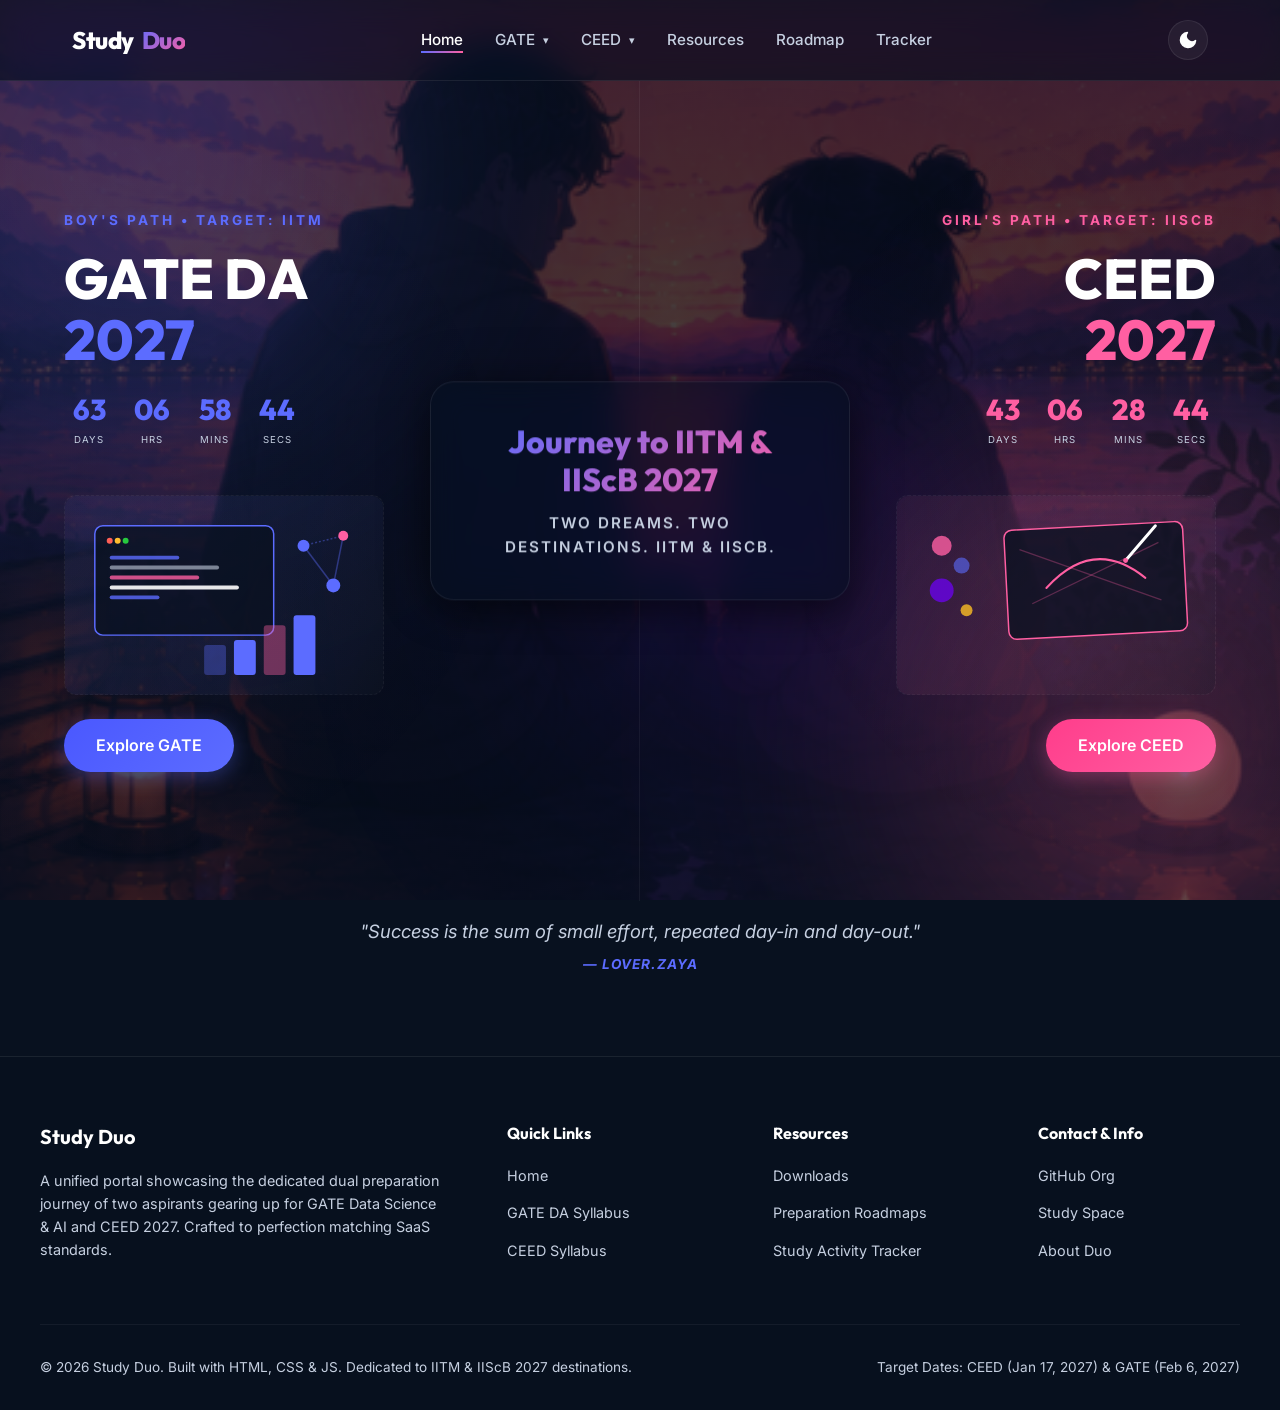
<file: index.html>
<!DOCTYPE html>
<html lang="en" data-theme="dark">

<head>
    <meta charset="UTF-8">
    <meta name="viewport" content="width=device-width, initial-scale=1.0">
    <title>Study Duo – Journey to IITM & IIScB 2027</title>
    <meta name="description"
        content="A premium companion hub tracking the collective preparation for GATE DA 2027 and CEED 2027.">
    <link rel="stylesheet" href="css/style.css">
</head>

<body class="home-page">

    <!-- Floating Glowing Blobs -->
    <div class="floating-blobs">
        <div class="blob blob-blue"></div>
        <div class="blob blob-middle"></div>
        <div class="blob blob-pink"></div>
    </div>

    <!-- Universal Navigation Header -->
    <header>
        <div class="nav-container">
            <a href="index.html" class="logo">
                Study<span class="duo">Duo</span>
            </a>

            <ul class="nav-links" id="nav-links">
                <li><a href="index.html" class="active">Home</a></li>
                <li class="nav-dropdown" data-theme="blue">
                    <a href="pages/gate.html">GATE <span class="dd-arrow">▾</span></a>
                    <div class="dropdown-menu">
                        <a href="pages/gate.html#gate-syllabus">📘 Syllabus</a>
                        <a href="pages/gate.html#gate-youtube">▶ YouTube Playlists</a>
                        <a href="pages/gate.html#gate-books">📚 Textbooks</a>
                        <div class="dd-divider"></div>
                        <a href="pages/gate.html#gate-papers">📄 Past Papers</a>
                    </div>
                </li>
                <li class="nav-dropdown" data-theme="pink">
                    <a href="pages/ceed.html">CEED <span class="dd-arrow">▾</span></a>
                    <div class="dropdown-menu">
                        <a href="pages/ceed.html#ceed-syllabus">🎨 Syllabus Part A</a>
                        <a href="pages/ceed.html#ceed-part-b">✏️ Syllabus Part B</a>
                        <a href="pages/ceed.html#ceed-books">📚 Recommended Books</a>
                        <div class="dd-divider"></div>
                        <a href="pages/ceed.html#ceed-papers">📄 Past Papers</a>
                    </div>
                </li>
                <li><a href="pages/resources.html">Resources</a></li>
                <li><a href="pages/roadmap.html">Roadmap</a></li>
                <li><a href="pages/tracker.html">Tracker</a></li>
            </ul>

            <div class="controls">
                <button class="theme-toggle" id="theme-toggle" aria-label="Toggle Theme">
                    <!-- Sun Icon for Light Mode -->
                    <svg class="sun-icon" viewBox="0 0 24 24" fill="none" stroke="currentColor" stroke-width="2"
                        stroke-linecap="round" stroke-linejoin="round">
                        <circle cx="12" cy="12" r="5"></circle>
                        <line x1="12" y1="1" x2="12" y2="3"></line>
                        <line x1="12" y1="21" x2="12" y2="23"></line>
                        <line x1="4.22" y1="4.22" x2="5.64" y2="5.64"></line>
                        <line x1="18.36" y1="18.36" x2="19.78" y2="19.78"></line>
                        <line x1="1" y1="12" x2="3" y2="12"></line>
                        <line x1="21" y1="12" x2="23" y2="12"></line>
                        <line x1="4.22" y1="19.78" x2="5.64" y2="18.36"></line>
                        <line x1="18.36" y1="5.64" x2="19.78" y2="4.22"></line>
                    </svg>
                    <!-- Moon Icon for Dark Mode -->
                    <svg class="moon-icon" viewBox="0 0 24 24" fill="none" stroke="currentColor" stroke-width="2"
                        stroke-linecap="round" stroke-linejoin="round">
                        <path d="M21 12.79A9 9 0 1 1 11.21 3 7 7 0 0 0 21 12.79z"></path>
                    </svg>
                </button>

                <button class="mobile-menu-btn" id="mobile-menu-btn" aria-label="Open Mobile Menu">
                    <svg xmlns="http://www.w3.org/2000/svg" width="24" height="24" viewBox="0 0 24 24" fill="none"
                        stroke="currentColor" stroke-width="2" stroke-linecap="round" stroke-linejoin="round">
                        <line x1="3" y1="12" x2="21" y2="12"></line>
                        <line x1="3" y1="6" x2="21" y2="6"></line>
                        <line x1="3" y1="18" x2="21" y2="18"></line>
                    </svg>
                </button>
            </div>
        </div>
    </header>

    <!-- Large Split Hero Section -->
    <main class="split-hero-container">

        <!-- Boy's Half (GATE DA) -->
        <section class="hero-half hero-half-boy">
            <div id="gate-anchor" class="hero-tag">Boy's Path • Target: IITM</div>
            <h1 class="hero-title">GATE DA<br><span style="color: var(--primary-blue);">2027</span></h1>

            <!-- Compact Countdown inside Hero -->
            <div class="countdown-grid" id="gate-countdown" style="margin-bottom: 1.5rem; gap: 0.8rem;">
                <div class="c-item" style="min-width: 50px;">
                    <span class="c-val" id="gate-days" style="font-size: 1.8rem; color: var(--primary-blue);">--</span>
                    <span class="c-lbl" style="font-size: 0.6rem;">Days</span>
                </div>
                <div class="c-item" style="min-width: 50px;">
                    <span class="c-val" id="gate-hours" style="font-size: 1.8rem; color: var(--primary-blue);">--</span>
                    <span class="c-lbl" style="font-size: 0.6rem;">Hrs</span>
                </div>
                <div class="c-item" style="min-width: 50px;">
                    <span class="c-val" id="gate-mins" style="font-size: 1.8rem; color: var(--primary-blue);">--</span>
                    <span class="c-lbl" style="font-size: 0.6rem;">Mins</span>
                </div>
                <div class="c-item" style="min-width: 50px;">
                    <span class="c-val" id="gate-secs" style="font-size: 1.8rem; color: var(--primary-blue);">--</span>
                    <span class="c-lbl" style="font-size: 0.6rem;">Secs</span>
                </div>
            </div>

            <!-- Boy Coding/Data Science Illustration -->
            <div class="hero-illustration">
                <svg viewBox="0 0 320 200" fill="none" xmlns="http://www.w3.org/2000/svg">
                    <rect width="320" height="200" rx="12" fill="url(#boy-bg)" />
                    <!-- Code editor window mockup -->
                    <rect x="30" y="30" width="180" height="110" rx="8" fill="rgba(8, 17, 31, 0.75)"
                        stroke="var(--primary-blue)" stroke-width="1.5" />
                    <circle cx="45" cy="45" r="3" fill="#FF5F56" />
                    <circle cx="53" cy="45" r="3" fill="#FFBD2E" />
                    <circle cx="61" cy="45" r="3" fill="#27C93F" />
                    <!-- Neural Net graphics -->
                    <line x1="240" y1="50" x2="280" y2="40" stroke="rgba(92, 108, 255, 0.4)" stroke-dasharray="2 2"
                        stroke-width="1.5" />
                    <line x1="240" y1="50" x2="270" y2="90" stroke="rgba(92, 108, 255, 0.4)" stroke-width="1.5" />
                    <line x1="280" y1="40" x2="270" y2="90" stroke="rgba(92, 108, 255, 0.4)" stroke-width="1.5" />
                    <circle cx="240" cy="50" r="6" fill="var(--primary-blue)" />
                    <circle cx="280" cy="40" r="5" fill="var(--primary-pink)" />
                    <circle cx="270" cy="90" r="7" fill="var(--primary-blue)" />
                    <!-- Mock code lines inside editor -->
                    <rect x="45" y="60" width="70" height="4" rx="2" fill="var(--primary-blue)" opacity="0.8" />
                    <rect x="45" y="70" width="110" height="4" rx="2" fill="var(--text-secondary)" opacity="0.6" />
                    <rect x="45" y="80" width="90" height="4" rx="2" fill="var(--primary-pink)" opacity="0.8" />
                    <rect x="45" y="90" width="130" height="4" rx="2" fill="var(--text-primary)" opacity="0.9" />
                    <rect x="45" y="100" width="50" height="4" rx="2" fill="var(--primary-blue)" opacity="0.8" />
                    <!-- Graph bars mock at the bottom -->
                    <rect x="140" y="150" width="22" height="30" rx="3" fill="rgba(92, 108, 255, 0.35)" />
                    <rect x="170" y="145" width="22" height="35" rx="3" fill="var(--primary-blue)" />
                    <rect x="200" y="130" width="22" height="50" rx="3" fill="rgba(255, 95, 162, 0.4)" />
                    <rect x="230" y="120" width="22" height="60" rx="3" fill="var(--primary-blue)" />
                    <defs>
                        <linearGradient id="boy-bg" x1="0" y1="0" x2="320" y2="200" gradientUnits="userSpaceOnUse">
                            <stop stop-color="rgba(92, 108, 255, 0.05)" />
                            <stop offset="1" stop-color="rgba(8, 17, 31, 0.2)" />
                        </linearGradient>
                    </defs>
                </svg>
            </div>

            <a href="pages/gate.html" class="btn btn-blue">Explore GATE</a>
        </section>

        <!-- Center Bridge Title ("Journey to IIT 2027") -->
        <div class="center-divider">
            <h2 class="center-title">Journey to IITM & IIScB 2027</h2>
            <p class="center-subtitle">Two dreams. Two destinations. IITM & IIScB.</p>
        </div>

        <!-- Girl's Half (CEED 2027) -->
        <section class="hero-half hero-half-girl">
            <div id="ceed-anchor" class="hero-tag">Girl's Path • Target: IIScB</div>
            <h1 class="hero-title">CEED<br><span style="color: var(--primary-pink);">2027</span></h1>

            <!-- Compact Countdown inside Hero -->
            <div class="countdown-grid" id="ceed-countdown" style="margin-bottom: 1.5rem; gap: 0.8rem;">
                <div class="c-item" style="min-width: 50px;">
                    <span class="c-val" id="ceed-days" style="font-size: 1.8rem; color: var(--primary-pink);">--</span>
                    <span class="c-lbl" style="font-size: 0.6rem;">Days</span>
                </div>
                <div class="c-item" style="min-width: 50px;">
                    <span class="c-val" id="ceed-hours" style="font-size: 1.8rem; color: var(--primary-pink);">--</span>
                    <span class="c-lbl" style="font-size: 0.6rem;">Hrs</span>
                </div>
                <div class="c-item" style="min-width: 50px;">
                    <span class="c-val" id="ceed-mins" style="font-size: 1.8rem; color: var(--primary-pink);">--</span>
                    <span class="c-lbl" style="font-size: 0.6rem;">Mins</span>
                </div>
                <div class="c-item" style="min-width: 50px;">
                    <span class="c-val" id="ceed-secs" style="font-size: 1.8rem; color: var(--primary-pink);">--</span>
                    <span class="c-lbl" style="font-size: 0.6rem;">Secs</span>
                </div>
            </div>

            <!-- Girl Sketching/Design Illustration -->
            <div class="hero-illustration">
                <svg viewBox="0 0 320 200" fill="none" xmlns="http://www.w3.org/2000/svg">
                    <rect width="320" height="200" rx="12" fill="url(#girl-bg)" />
                    <!-- Drawing board frame -->
                    <rect x="110" y="30" width="180" height="110" rx="8" fill="rgba(8, 17, 31, 0.75)"
                        stroke="var(--primary-pink)" stroke-width="1.5" transform="rotate(-3 200 85)" />
                    <!-- Diagonal geometric sketching grid paths -->
                    <line x1="125" y1="50" x2="265" y2="108" stroke="rgba(255, 95, 162, 0.3)" stroke-width="1.2"
                        transform="rotate(-3 200 85)" />
                    <line x1="135" y1="105" x2="265" y2="50" stroke="rgba(255, 95, 162, 0.3)" stroke-width="1.2"
                        transform="rotate(-3 200 85)" />
                    <!-- Sketch curves -->
                    <path d="M 150 90 Q 200 40 250 85" stroke="var(--primary-pink)" stroke-width="2"
                        stroke-linecap="round" transform="rotate(-3 200 85)" />
                    <!-- Stylus/Pen pointer mock -->
                    <path d="M 230 65 L 260 30" stroke="var(--text-primary)" stroke-width="3" stroke-linecap="round" />
                    <circle cx="230" cy="65" r="2.5" fill="var(--primary-pink)" />
                    <!-- Palette bubbles mock -->
                    <circle cx="45" cy="50" r="10" fill="var(--primary-pink)" opacity="0.8" />
                    <circle cx="65" cy="70" r="8" fill="var(--primary-blue)" opacity="0.6" />
                    <circle cx="45" cy="95" r="12" fill="#7000FF" opacity="0.7" />
                    <circle cx="70" cy="115" r="6" fill="#FBBF24" opacity="0.8" />
                    <defs>
                        <linearGradient id="girl-bg" x1="0" y1="0" x2="320" y2="200" gradientUnits="userSpaceOnUse">
                            <stop stop-color="rgba(255, 95, 162, 0.05)" />
                            <stop offset="1" stop-color="rgba(8, 17, 31, 0.2)" />
                        </linearGradient>
                    </defs>
                </svg>
            </div>

            <a href="pages/ceed.html" class="btn btn-pink">Explore CEED</a>
        </section>

    </main>

    <!-- Quotes section -->
    <div class="container" style="padding-top: 1rem; padding-bottom: 2rem;">
        <div class="quote-box">
            <p class="quote-text" id="quote-text">"Loading inspiration..."</p>
            <p class="quote-author" id="quote-author">— Duo</p>
        </div>
    </div>

    <!-- Universal Footer -->
    <footer>
        <div class="footer-content">
            <div class="footer-about">
                <h4>Study Duo</h4>
                <p>A unified portal showcasing the dedicated dual preparation journey of two aspirants gearing up for
                    GATE Data Science & AI and CEED 2027. Crafted to perfection matching SaaS standards.</p>
            </div>
            <div class="footer-links">
                <h5>Quick Links</h5>
                <ul>
                    <li><a href="index.html">Home</a></li>
                    <li><a href="pages/gate.html">GATE DA Syllabus</a></li>
                    <li><a href="pages/ceed.html">CEED Syllabus</a></li>
                </ul>
            </div>
            <div class="footer-links">
                <h5>Resources</h5>
                <ul>
                    <li><a href="pages/resources.html">Downloads</a></li>
                    <li><a href="pages/roadmap.html">Preparation Roadmaps</a></li>
                    <li><a href="pages/tracker.html">Study Activity Tracker</a></li>
                </ul>
            </div>
            <div class="footer-links">
                <h5>Contact & Info</h5>
                <ul>
                    <li><a href="https://github.com/studyduo2027" target="_blank">GitHub Org</a></li>
                    <li><a href="#" target="_blank">Study Space</a></li>
                    <li><a href="#">About Duo</a></li>
                </ul>
            </div>
        </div>
        <div class="footer-bottom">
            <p>© 2026 Study Duo. Built with HTML, CSS & JS. Dedicated to IITM & IIScB 2027 destinations.</p>
            <p>Target Dates: CEED (Jan 17, 2027) & GATE (Feb 6, 2027)</p>
        </div>
    </footer>

    <!-- Scroll to Top Tracker Button -->
    <button class="scroll-top" id="scroll-top" aria-label="Scroll to Top">
        <svg xmlns="http://www.w3.org/2000/svg" width="20" height="20" viewBox="0 0 24 24" fill="none"
            stroke="currentColor" stroke-width="2.5" stroke-linecap="round" stroke-linejoin="round">
            <line x1="12" y1="19" x2="12" y2="5"></line>
            <polyline points="5 12 12 5 19 12"></polyline>
        </svg>
    </button>

    <script src="js/script.js"></script>
</body>

</html>
</file>
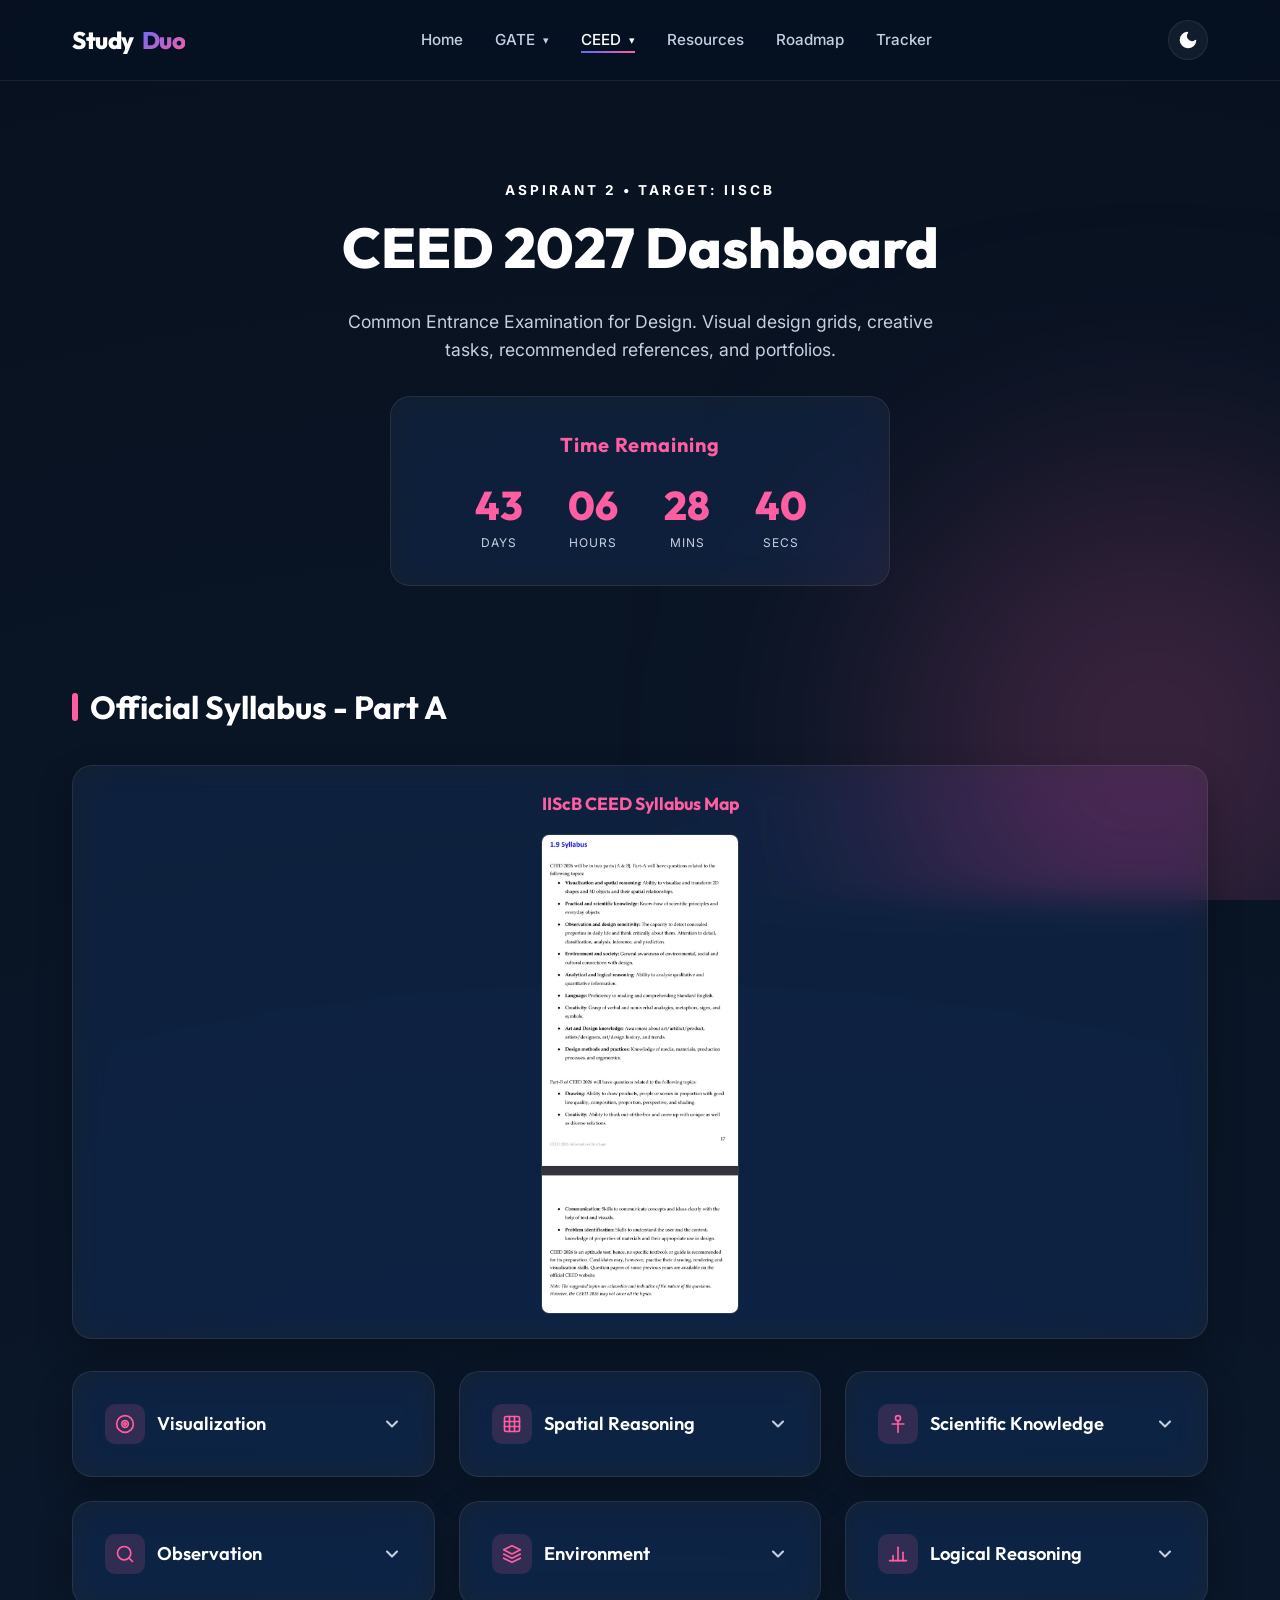
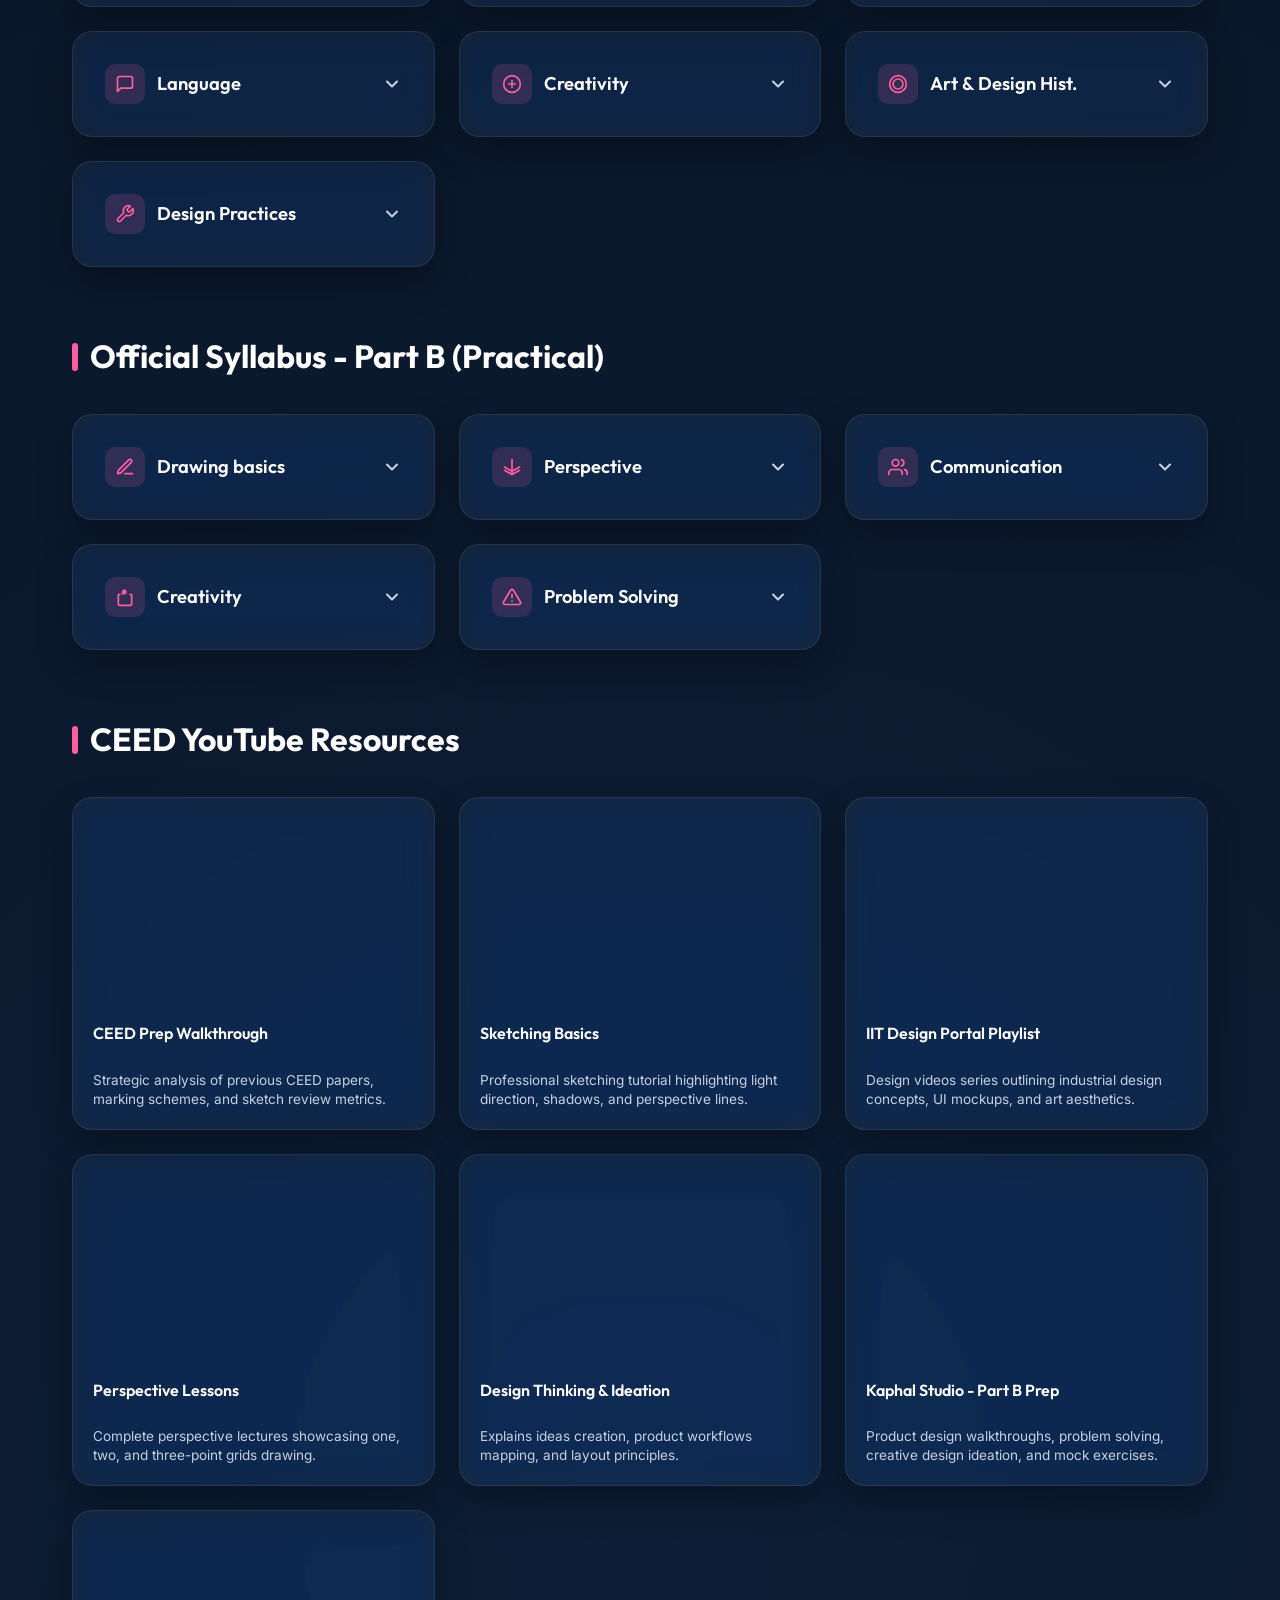
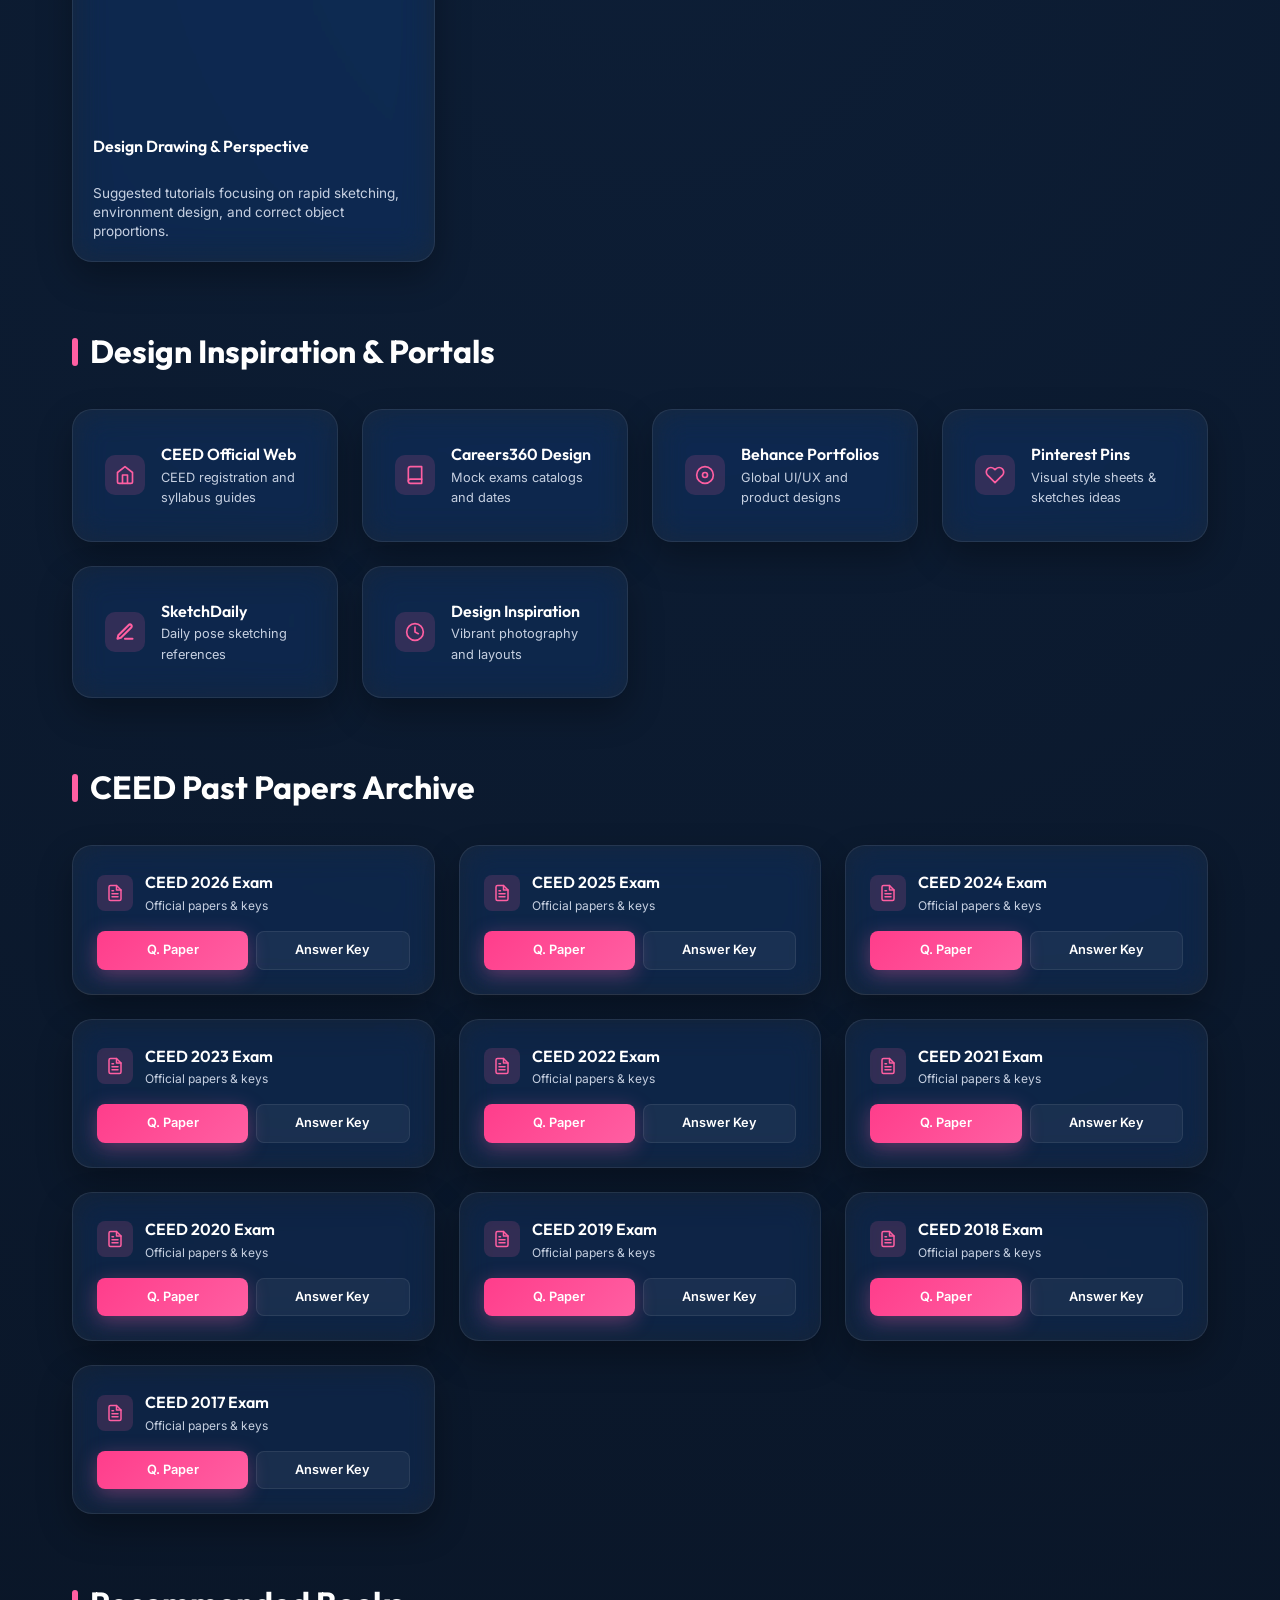
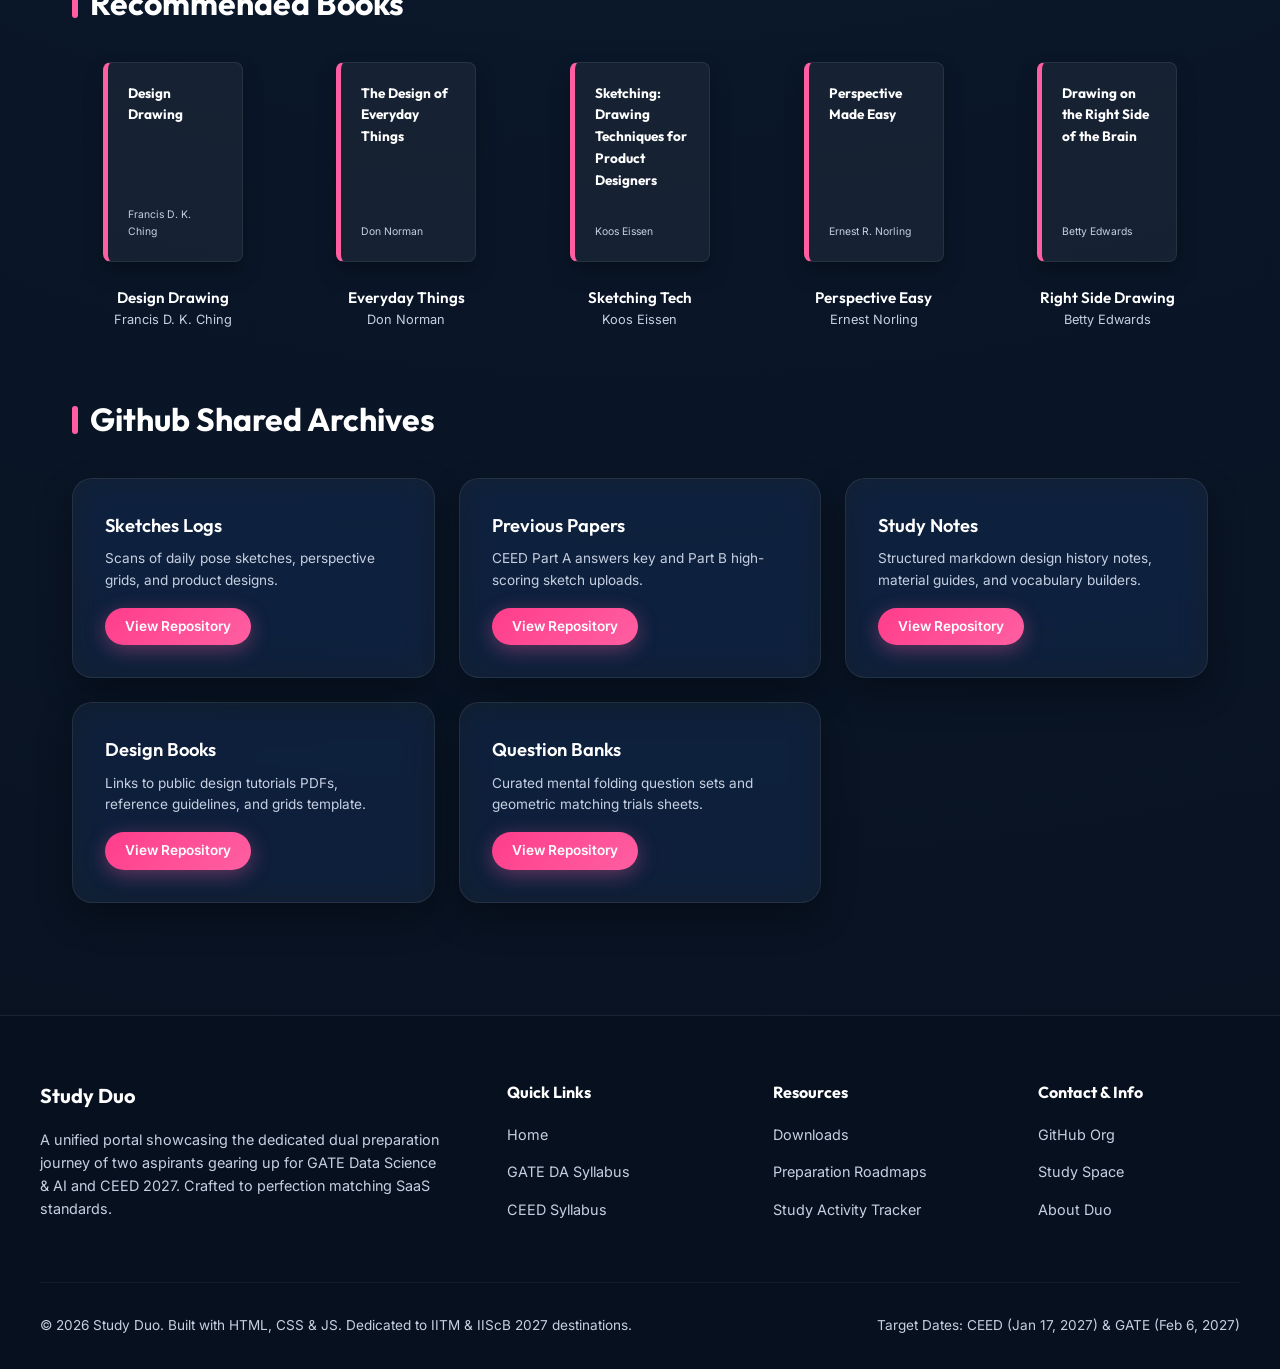
<file: pages/ceed.html>
<!DOCTYPE html>
<html lang="en" data-theme="dark">

<head>
    <meta charset="UTF-8">
    <meta name="viewport" content="width=device-width, initial-scale=1.0">
    <title>Girl's Dashboard - CEED 2027 (IIScB)</title>
    <link rel="stylesheet" href="../css/style.css">
</head>

<body class="ceed-theme">

    <!-- Floating Glowing Blobs -->
    <div class="floating-blobs">
        <div class="blob blob-pink"></div>
    </div>

    <!-- Universal Header Navbar (Subfolder relative) -->
    <header>
        <div class="nav-container">
            <a href="../index.html" class="logo">
                Study<span class="duo">Duo</span>
            </a>

            <ul class="nav-links" id="nav-links">
                <li><a href="../index.html">Home</a></li>
                <li class="nav-dropdown" data-theme="blue">
                    <a href="gate.html">GATE <span class="dd-arrow">▾</span></a>
                    <div class="dropdown-menu">
                        <a href="gate.html#gate-syllabus">📘 Syllabus</a>
                        <a href="gate.html#gate-youtube">▶ YouTube Playlists</a>
                        <a href="gate.html#gate-books">📚 Textbooks</a>
                        <div class="dd-divider"></div>
                        <a href="gate.html#gate-papers">📄 Past Papers</a>
                    </div>
                </li>
                <li class="nav-dropdown" data-theme="pink">
                    <a href="ceed.html" class="active">CEED <span class="dd-arrow">▾</span></a>
                    <div class="dropdown-menu">
                        <a href="ceed.html#ceed-syllabus">🎨 Syllabus Part A</a>
                        <a href="ceed.html#ceed-part-b">✏️ Syllabus Part B</a>
                        <a href="ceed.html#ceed-books">📚 Recommended Books</a>
                        <div class="dd-divider"></div>
                        <a href="ceed.html#ceed-papers">📄 Past Papers</a>
                    </div>
                </li>
                <li><a href="resources.html">Resources</a></li>
                <li><a href="roadmap.html">Roadmap</a></li>
                <li><a href="tracker.html">Tracker</a></li>
            </ul>

            <div class="controls">
                <button class="theme-toggle" id="theme-toggle" aria-label="Toggle Theme">
                    <svg class="sun-icon" viewBox="0 0 24 24" fill="none" stroke="currentColor" stroke-width="2"
                        stroke-linecap="round" stroke-linejoin="round">
                        <circle cx="12" cy="12" r="5"></circle>
                        <line x1="12" y1="1" x2="12" y2="3"></line>
                        <line x1="12" y1="21" x2="12" y2="23"></line>
                        <line x1="4.22" y1="4.22" x2="5.64" y2="5.64"></line>
                        <line x1="18.36" y1="18.36" x2="19.78" y2="19.78"></line>
                        <line x1="1" y1="12" x2="3" y2="12"></line>
                        <line x1="21" y1="12" x2="23" y2="12"></line>
                        <line x1="4.22" y1="19.78" x2="5.64" y2="18.36"></line>
                        <line x1="18.36" y1="5.64" x2="19.78" y2="4.22"></line>
                    </svg>
                    <svg class="moon-icon" viewBox="0 0 24 24" fill="none" stroke="currentColor" stroke-width="2"
                        stroke-linecap="round" stroke-linejoin="round">
                        <path d="M21 12.79A9 9 0 1 1 11.21 3 7 7 0 0 0 21 12.79z"></path>
                    </svg>
                </button>

                <button class="mobile-menu-btn" id="mobile-menu-btn" aria-label="Open Mobile Menu">
                    <svg xmlns="http://www.w3.org/2000/svg" width="24" height="24" viewBox="0 0 24 24" fill="none"
                        stroke="currentColor" stroke-width="2" stroke-linecap="round" stroke-linejoin="round">
                        <line x1="3" y1="12" x2="21" y2="12"></line>
                        <line x1="3" y1="6" x2="21" y2="6"></line>
                        <line x1="3" y1="18" x2="21" y2="18"></line>
                    </svg>
                </button>
            </div>
        </div>
    </header>

    <!-- Hero & Countdown Section -->
    <section class="subpage-hero">
        <span class="hero-tag">Aspirant 2 • Target: IIScB</span>
        <h1 class="subpage-title">CEED 2027 Dashboard</h1>
        <p class="subpage-subtitle">Common Entrance Examination for Design. Visual design grids, creative tasks,
            recommended references, and portfolios.</p>

        <div class="subpage-countdown-container">
            <div class="countdown-box countdown-box-pink">
                <h3>Time Remaining</h3>
                <div class="countdown-grid" id="ceed-countdown">
                    <div class="c-item">
                        <span class="c-val" id="ceed-days">--</span>
                        <span class="c-lbl">Days</span>
                    </div>
                    <div class="c-item">
                        <span class="c-val" id="ceed-hours">--</span>
                        <span class="c-lbl">Hours</span>
                    </div>
                    <div class="c-item">
                        <span class="c-val" id="ceed-mins">--</span>
                        <span class="c-lbl">Mins</span>
                    </div>
                    <div class="c-item">
                        <span class="c-val" id="ceed-secs">--</span>
                        <span class="c-lbl">Secs</span>
                    </div>
                </div>
            </div>
        </div>
    </section>

    <div class="container">

        <!-- SECTION 1: PART A SYLLABUS -->
        <h2 id="ceed-syllabus" class="section-title accent-bar-pink">Official Syllabus - Part A</h2>

        <!-- Syllabus Infographic Display -->
        <div class="glass-card"
            style="display: flex; flex-direction: column; align-items: center; justify-content: center; padding: 1.5rem; margin-bottom: 2rem; overflow: hidden; gap: 1rem;">
            <h3 style="font-family: var(--font-display); font-size: 1.1rem; color: var(--primary-pink); margin: 0;">
                IIScB CEED Syllabus Map</h3>
            <img src="../syllabus/ceed.png" alt="CEED Syllabus Map"
                style="max-width: 100%; max-height: 480px; border-radius: 8px; border: 1px solid rgba(255,255,255,0.1); object-fit: contain;">
        </div>

        <div class="cards-grid">

            <!-- Card 1: Visualization -->
            <div class="glass-card syllabus-card">
                <div class="syllabus-card-header">
                    <div class="syllabus-card-icon">
                        <svg xmlns="http://www.w3.org/2000/svg" width="20" height="20" viewBox="0 0 24 24" fill="none"
                            stroke="currentColor" stroke-width="2" stroke-linecap="round" stroke-linejoin="round">
                            <path d="M12 22c5.523 0 10-4.477 10-10S17.523 2 12 2 2 6.477 2 12s4.477 10 10 10z"></path>
                            <path d="M12 16a4 4 0 1 0 0-8 4 4 0 0 0 0 8z"></path>
                            <circle cx="12" cy="12" r="1.5"></circle>
                        </svg>
                    </div>
                    <h3>Visualization</h3>
                </div>
                <ul>
                    <li>Hidden shapes detection</li>
                    <li>Mental folding & rotation</li>
                    <li>2D and 3D orthographic cuts</li>
                    <li>Visual pattern detection</li>
                </ul>
            </div>

            <!-- Card 2: Spatial Reasoning -->
            <div class="glass-card syllabus-card">
                <div class="syllabus-card-header">
                    <div class="syllabus-card-icon">
                        <svg xmlns="http://www.w3.org/2000/svg" width="20" height="20" viewBox="0 0 24 24" fill="none"
                            stroke="currentColor" stroke-width="2" stroke-linecap="round" stroke-linejoin="round">
                            <rect x="3" y="3" width="18" height="18" rx="2" ry="2"></rect>
                            <line x1="9" y1="3" x2="9" y2="21"></line>
                            <line x1="15" y1="3" x2="15" y2="21"></line>
                            <line x1="3" y1="9" x2="21" y2="9"></line>
                            <line x1="3" y1="15" x2="21" y2="15"></line>
                        </svg>
                    </div>
                    <h3>Spatial Reasoning</h3>
                </div>
                <ul>
                    <li>Volume block assembly</li>
                    <li>Symmetry reflections</li>
                    <li>Unfolded views mapping</li>
                    <li>Objects intersection lines</li>
                </ul>
            </div>

            <!-- Card 3: Scientific Knowledge -->
            <div class="glass-card syllabus-card">
                <div class="syllabus-card-header">
                    <div class="syllabus-card-icon">
                        <svg xmlns="http://www.w3.org/2000/svg" width="20" height="20" viewBox="0 0 24 24" fill="none"
                            stroke="currentColor" stroke-width="2" stroke-linecap="round" stroke-linejoin="round">
                            <circle cx="12" cy="5" r="3"></circle>
                            <line x1="12" y1="22" x2="12" y2="8"></line>
                            <path d="M5 12h14"></path>
                        </svg>
                    </div>
                    <h3>Scientific Knowledge</h3>
                </div>
                <ul>
                    <li>Levers & pulleys systems</li>
                    <li>Properties of materials</li>
                    <li>Optical lenses refraction</li>
                    <li>Basic physics & gear mechanisms</li>
                </ul>
            </div>

            <!-- Card 4: Observation -->
            <div class="glass-card syllabus-card">
                <div class="syllabus-card-header">
                    <div class="syllabus-card-icon">
                        <svg xmlns="http://www.w3.org/2000/svg" width="20" height="20" viewBox="0 0 24 24" fill="none"
                            stroke="currentColor" stroke-width="2" stroke-linecap="round" stroke-linejoin="round">
                            <circle cx="11" cy="11" r="8"></circle>
                            <line x1="21" y1="21" x2="16.65" y2="16.65"></line>
                        </svg>
                    </div>
                    <h3>Observation</h3>
                </div>
                <ul>
                    <li>Visual details attention</li>
                    <li>Patterns & textures match</li>
                    <li>Typography styles detection</li>
                    <li>Scale & size comparisons</li>
                </ul>
            </div>

            <!-- Card 5: Environment -->
            <div class="glass-card syllabus-card">
                <div class="syllabus-card-header">
                    <div class="syllabus-card-icon">
                        <svg xmlns="http://www.w3.org/2000/svg" width="20" height="20" viewBox="0 0 24 24" fill="none"
                            stroke="currentColor" stroke-width="2" stroke-linecap="round" stroke-linejoin="round">
                            <path d="M12 2L2 7l10 5 10-5-10-5z"></path>
                            <path d="M2 17l10 5 10-5"></path>
                            <path d="M2 12l10 5 10-5"></path>
                        </svg>
                    </div>
                    <h3>Environment</h3>
                </div>
                <ul>
                    <li>Eco friendly designs</li>
                    <li>Natural waste degradation</li>
                    <li>Sustainable structure products</li>
                    <li>Climatic designs & geography</li>
                </ul>
            </div>

            <!-- Card 6: Logical Reasoning -->
            <div class="glass-card syllabus-card">
                <div class="syllabus-card-header">
                    <div class="syllabus-card-icon">
                        <svg xmlns="http://www.w3.org/2000/svg" width="20" height="20" viewBox="0 0 24 24" fill="none"
                            stroke="currentColor" stroke-width="2" stroke-linecap="round" stroke-linejoin="round">
                            <line x1="18" y1="20" x2="18" y2="10"></line>
                            <line x1="12" y1="20" x2="12" y2="4"></line>
                            <line x1="6" y1="20" x2="6" y2="14"></line>
                            <line x1="2" y1="20" x2="22" y2="20"></line>
                        </svg>
                    </div>
                    <h3>Logical Reasoning</h3>
                </div>
                <ul>
                    <li>Sequence and Series</li>
                    <li>Analogy mapping</li>
                    <li>Direct arguments extraction</li>
                    <li>Visual deduction paths</li>
                </ul>
            </div>

            <!-- Card 7: Language -->
            <div class="glass-card syllabus-card">
                <div class="syllabus-card-header">
                    <div class="syllabus-card-icon">
                        <svg xmlns="http://www.w3.org/2000/svg" width="20" height="20" viewBox="0 0 24 24" fill="none"
                            stroke="currentColor" stroke-width="2" stroke-linecap="round" stroke-linejoin="round">
                            <path d="M21 15a2 2 0 0 1-2 2H7l-4 4V5a2 2 0 0 1 2-2h14a2 2 0 0 1 2 2z"></path>
                        </svg>
                    </div>
                    <h3>Language</h3>
                </div>
                <ul>
                    <li>Grammar formatting</li>
                    <li>Passages reading comprehension</li>
                    <li>Design terminology vocab</li>
                    <li>Summarization guidelines</li>
                </ul>
            </div>

            <!-- Card 8: Creativity -->
            <div class="glass-card syllabus-card">
                <div class="syllabus-card-header">
                    <div class="syllabus-card-icon">
                        <svg xmlns="http://www.w3.org/2000/svg" width="20" height="20" viewBox="0 0 24 24" fill="none"
                            stroke="currentColor" stroke-width="2" stroke-linecap="round" stroke-linejoin="round">
                            <path d="M12 22c5.523 0 10-4.477 10-10S17.523 2 12 2 2 6.477 2 12s4.477 10 10 10z"></path>
                            <path d="M12 8v8"></path>
                            <path d="M8 12h8"></path>
                        </svg>
                    </div>
                    <h3>Creativity</h3>
                </div>
                <ul>
                    <li>Out-of-box concepts</li>
                    <li>Objects unusual usages</li>
                    <li>Metaphorical drawings</li>
                    <li>Unusual combinations</li>
                </ul>
            </div>

            <!-- Card 9: Art & Design -->
            <div class="glass-card syllabus-card">
                <div class="syllabus-card-header">
                    <div class="syllabus-card-icon">
                        <svg xmlns="http://www.w3.org/2000/svg" width="20" height="20" viewBox="0 0 24 24" fill="none"
                            stroke="currentColor" stroke-width="2" stroke-linecap="round" stroke-linejoin="round">
                            <path
                                d="M12 22C17.5228 22 22 17.5228 22 12C22 6.47715 17.5228 2 12 2C6.47715 2 2 6.47715 2 12C2 17.5228 6.47715 22 12 22Z">
                            </path>
                            <path
                                d="M12 18C15.3137 18 18 15.3137 18 12C18 8.68629 15.3137 6 12 6C8.68629 6 6 8.68629 6 12C6 15.3137 8.68629 18 12 18Z">
                            </path>
                        </svg>
                    </div>
                    <h3>Art & Design Hist.</h3>
                </div>
                <ul>
                    <li>Major art movements</li>
                    <li>Famous design masters</li>
                    <li>Traditional Indian crafts</li>
                    <li>Global logo design histories</li>
                </ul>
            </div>

            <!-- Card 10: Design Practices -->
            <div class="glass-card syllabus-card">
                <div class="syllabus-card-header">
                    <div class="syllabus-card-icon">
                        <svg xmlns="http://www.w3.org/2000/svg" width="20" height="20" viewBox="0 0 24 24" fill="none"
                            stroke="currentColor" stroke-width="2" stroke-linecap="round" stroke-linejoin="round">
                            <path
                                d="M14.7 6.3a1 1 0 0 0 0 1.4l1.6 1.6a1 1 0 0 0 1.4 0l3.77-3.77a6 6 0 0 1-7.94 7.94l-6.91 6.91a2.12 2.12 0 0 1-3-3l6.91-6.91a6 6 0 0 1 7.94-7.94l-3.76 3.76z">
                            </path>
                        </svg>
                    </div>
                    <h3>Design Practices</h3>
                </div>
                <ul>
                    <li>Ergonomic constraints</li>
                    <li>Color palette harmonies</li>
                    <li>Font typography hierarchies</li>
                    <li>UI grid systems layout</li>
                </ul>
            </div>

        </div>

        <!-- SECTION 2: PART B SYLLABUS -->
        <h2 id="ceed-part-b" class="section-title accent-bar-pink">Official Syllabus - Part B (Practical)</h2>
        <div class="cards-grid">

            <!-- Card 1: Drawing -->
            <div class="glass-card syllabus-card">
                <div class="syllabus-card-header">
                    <div class="syllabus-card-icon">
                        <svg xmlns="http://www.w3.org/2000/svg" width="20" height="20" viewBox="0 0 24 24" fill="none"
                            stroke="currentColor" stroke-width="2" stroke-linecap="round" stroke-linejoin="round">
                            <path d="M12 20h9"></path>
                            <path d="M16.5 3.5a2.121 2.121 0 0 1 3 3L7 19l-4 1 1-4L16.5 3.5z"></path>
                        </svg>
                    </div>
                    <h3>Drawing basics</h3>
                </div>
                <ul>
                    <li>Texture rendering & shadings</li>
                    <li>Linework and line weight control</li>
                    <li>Human figure proportions</li>
                    <li>Everyday objects rendering</li>
                </ul>
            </div>

            <!-- Card 2: Perspective -->
            <div class="glass-card syllabus-card">
                <div class="syllabus-card-header">
                    <div class="syllabus-card-icon">
                        <svg xmlns="http://www.w3.org/2000/svg" width="20" height="20" viewBox="0 0 24 24" fill="none"
                            stroke="currentColor" stroke-width="2" stroke-linecap="round" stroke-linejoin="round">
                            <polyline points="21 16 12 21 3 16"></polyline>
                            <polyline points="21 12 12 17 3 12"></polyline>
                            <line x1="12" y1="3" x2="12" y2="21"></line>
                        </svg>
                    </div>
                    <h3>Perspective</h3>
                </div>
                <ul>
                    <li>One-Point Perspective</li>
                    <li>Two-Point Perspective grids</li>
                    <li>Three-point bird/ant eye views</li>
                    <li>Shadow projections basics</li>
                </ul>
            </div>

            <!-- Card 3: Communication -->
            <div class="glass-card syllabus-card">
                <div class="syllabus-card-header">
                    <div class="syllabus-card-icon">
                        <svg xmlns="http://www.w3.org/2000/svg" width="20" height="20" viewBox="0 0 24 24" fill="none"
                            stroke="currentColor" stroke-width="2" stroke-linecap="round" stroke-linejoin="round">
                            <path d="M17 21v-2a4 4 0 0 0-4-4H5a4 4 0 0 0-4 4v2"></path>
                            <circle cx="9" cy="7" r="4"></circle>
                            <path d="M23 21v-2a4 4 0 0 0-3-3.87"></path>
                            <path d="M16 3.13a4 4 0 0 1 0 7.75"></path>
                        </svg>
                    </div>
                    <h3>Communication</h3>
                </div>
                <ul>
                    <li>Visual storytelling layouts</li>
                    <li>Comic grids & dialogues</li>
                    <li>Step-by-step instructions design</li>
                    <li>Creative poster typography</li>
                </ul>
            </div>

            <!-- Card 4: Creative thinking -->
            <div class="glass-card syllabus-card">
                <div class="syllabus-card-header">
                    <div class="syllabus-card-icon">
                        <svg xmlns="http://www.w3.org/2000/svg" width="20" height="20" viewBox="0 0 24 24" fill="none"
                            stroke="currentColor" stroke-width="2" stroke-linecap="round" stroke-linejoin="round">
                            <path d="M9.59 4.59A2 2 0 1 1 11 8H9V6h2a2 2 0 0 1-1.41-1.41z"></path>
                            <path d="M6 9H4v11a2 2 0 0 0 2 2h12a2 2 0 0 0 2-2V9h-2"></path>
                        </svg>
                    </div>
                    <h3>Creativity</h3>
                </div>
                <ul>
                    <li>Metaphorical sketches</li>
                    <li>Unusual object mappings</li>
                    <li>Design thinking iterations</li>
                    <li>Forms abstraction</li>
                </ul>
            </div>

            <!-- Card 5: Problem Solving -->
            <div class="glass-card syllabus-card">
                <div class="syllabus-card-header">
                    <div class="syllabus-card-icon">
                        <svg xmlns="http://www.w3.org/2000/svg" width="20" height="20" viewBox="0 0 24 24" fill="none"
                            stroke="currentColor" stroke-width="2" stroke-linecap="round" stroke-linejoin="round">
                            <path
                                d="M10.29 3.86L1.82 18a2 2 0 0 0 1.71 3h16.94a2 2 0 0 0 1.71-3L13.71 3.86a2 2 0 0 0-3.42 0z">
                            </path>
                            <line x1="12" y1="9" x2="12" y2="13"></line>
                            <line x1="12" y1="17" x2="12.01" y2="17"></line>
                        </svg>
                    </div>
                    <h3>Problem Solving</h3>
                </div>
                <ul>
                    <li>Ergonomic product design</li>
                    <li>User journey flows mapping</li>
                    <li>Design solutions generation</li>
                    <li>Usability problems fix</li>
                </ul>
            </div>

        </div>

        <!-- SECTION 3: YOUTUBE SECTION -->
        <h2 class="section-title accent-bar-pink">CEED YouTube Resources</h2>
        <div class="youtube-grid">

            <!-- Video 1 -->
            <div class="glass-card yt-card">
                <div class="yt-embed">
                    <iframe src="https://www.youtube.com/embed/rv5QUBUXtFs" allowfullscreen></iframe>
                </div>
                <div class="yt-info">
                    <h3 class="yt-title">CEED Prep Walkthrough</h3>
                    <p class="yt-desc">Strategic analysis of previous CEED papers, marking schemes, and sketch review
                        metrics.</p>
                </div>
            </div>

            <!-- Video 2 -->
            <div class="glass-card yt-card">
                <div class="yt-embed">
                    <iframe src="https://www.youtube.com/embed/qz-VN7ZVnKw" allowfullscreen></iframe>
                </div>
                <div class="yt-info">
                    <h3 class="yt-title">Sketching Basics</h3>
                    <p class="yt-desc">Professional sketching tutorial highlighting light direction, shadows, and
                        perspective lines.</p>
                </div>
            </div>

            <!-- Video 3 -->
            <div class="glass-card yt-card">
                <div class="yt-embed">
                    <iframe src="https://www.youtube.com/embed/videoseries?list=PLChwU4MwOaMLJiz01TTr-PeHJIzLD9akN"
                        allowfullscreen></iframe>
                </div>
                <div class="yt-info">
                    <h3 class="yt-title">IIT Design Portal Playlist</h3>
                    <p class="yt-desc">Design videos series outlining industrial design concepts, UI mockups, and art
                        aesthetics.</p>
                </div>
            </div>

            <!-- Video 4 -->
            <div class="glass-card yt-card">
                <div class="yt-embed">
                    <iframe src="https://www.youtube.com/embed/videoseries?list=PLpQQ6h53DeIT2LpZwTogQY8_n_B3kidxh"
                        allowfullscreen></iframe>
                </div>
                <div class="yt-info">
                    <h3 class="yt-title">Perspective Lessons</h3>
                    <p class="yt-desc">Complete perspective lectures showcasing one, two, and three-point grids drawing.
                    </p>
                </div>
            </div>

            <!-- Video 5 -->
            <div class="glass-card yt-card">
                <div class="yt-embed">
                    <iframe src="https://www.youtube.com/embed/I0Eibr_DTUg" allowfullscreen></iframe>
                </div>
                <div class="yt-info">
                    <h3 class="yt-title">Design Thinking & Ideation</h3>
                    <p class="yt-desc">Explains ideas creation, product workflows mapping, and layout principles.</p>
                </div>
            </div>

            <!-- Video 6: Suggested - Kaphal Studio Part B -->
            <div class="glass-card yt-card">
                <div class="yt-embed">
                    <iframe src="https://www.youtube.com/embed/videoseries?list=PLChwU4MwOaML2k2kHyl_bOknwT1_TymA8"
                        allowfullscreen></iframe>
                </div>
                <div class="yt-info">
                    <h3 class="yt-title">Kaphal Studio - Part B Prep</h3>
                    <p class="yt-desc">Product design walkthroughs, problem solving, creative design ideation, and mock
                        exercises.</p>
                </div>
            </div>

            <!-- Video 7: Suggested - Perspective Drawing -->
            <div class="glass-card yt-card">
                <div class="yt-embed">
                    <iframe src="https://www.youtube.com/embed/videoseries?list=PLpQQ6h53DeIQ1hAczfR2Pz2y5vP-g2Y9Y"
                        allowfullscreen></iframe>
                </div>
                <div class="yt-info">
                    <h3 class="yt-title">Design Drawing & Perspective</h3>
                    <p class="yt-desc">Suggested tutorials focusing on rapid sketching, environment design, and correct
                        object proportions.</p>
                </div>
            </div>

        </div>

        <!-- SECTION 4: PORTAL DIRECTORIES -->
        <h2 class="section-title accent-bar-pink">Design Inspiration & Portals</h2>
        <div class="source-grid">

            <!-- Link 1: Official CEED -->
            <a href="https://www.ceed.iitb.ac.in/" target="_blank" class="glass-card source-card">
                <div class="syllabus-card-icon"
                    style="background: rgba(255, 95, 162, 0.15); color: var(--primary-pink);">
                    <svg xmlns="http://www.w3.org/2000/svg" width="20" height="20" viewBox="0 0 24 24" fill="none"
                        stroke="currentColor" stroke-width="2" stroke-linecap="round" stroke-linejoin="round">
                        <path d="M3 9l9-7 9 7v11a2 2 0 0 1-2 2H5a2 2 0 0 1-2-2z"></path>
                        <polyline points="9 22 9 12 15 12 15 22"></polyline>
                    </svg>
                </div>
                <div class="source-details">
                    <h4>CEED Official Web</h4>
                    <p>CEED registration and syllabus guides</p>
                </div>
            </a>

            <!-- Link 2: Careers360 -->
            <a href="https://design.careers360.com/" target="_blank" class="glass-card source-card">
                <div class="syllabus-card-icon"
                    style="background: rgba(255, 95, 162, 0.15); color: var(--primary-pink);">
                    <svg xmlns="http://www.w3.org/2000/svg" width="20" height="20" viewBox="0 0 24 24" fill="none"
                        stroke="currentColor" stroke-width="2" stroke-linecap="round" stroke-linejoin="round">
                        <path d="M4 19.5A2.5 2.5 0 0 1 6.5 17H20"></path>
                        <path d="M6.5 2H20v20H6.5A2.5 2.5 0 0 1 4 19.5v-15A2.5 2.5 0 0 1 6.5 2z"></path>
                    </svg>
                </div>
                <div class="source-details">
                    <h4>Careers360 Design</h4>
                    <p>Mock exams catalogs and dates</p>
                </div>
            </a>

            <!-- Link 3: Behance -->
            <a href="https://www.behance.net/" target="_blank" class="glass-card source-card">
                <div class="syllabus-card-icon"
                    style="background: rgba(255, 95, 162, 0.15); color: var(--primary-pink);">
                    <svg xmlns="http://www.w3.org/2000/svg" width="20" height="20" viewBox="0 0 24 24" fill="none"
                        stroke="currentColor" stroke-width="2" stroke-linecap="round" stroke-linejoin="round">
                        <path
                            d="M12 22C17.5228 22 22 17.5228 22 12C22 6.47715 17.5228 2 12 2C6.47715 2 2 6.47715 2 12C2 17.5228 6.47715 22 12 22Z">
                        </path>
                        <circle cx="12" cy="12" r="3"></circle>
                    </svg>
                </div>
                <div class="source-details">
                    <h4>Behance Portfolios</h4>
                    <p>Global UI/UX and product designs</p>
                </div>
            </a>

            <!-- Link 4: Pinterest -->
            <a href="https://www.pinterest.com/" target="_blank" class="glass-card source-card">
                <div class="syllabus-card-icon"
                    style="background: rgba(255, 95, 162, 0.15); color: var(--primary-pink);">
                    <svg xmlns="http://www.w3.org/2000/svg" width="20" height="20" viewBox="0 0 24 24" fill="none"
                        stroke="currentColor" stroke-width="2" stroke-linecap="round" stroke-linejoin="round">
                        <path
                            d="M20.84 4.61a5.5 5.5 0 0 0-7.78 0L12 5.67l-1.06-1.06a5.5 5.5 0 0 0-7.78 7.78l1.06 1.06L12 21.23l7.78-7.78 1.06-1.06a5.5 5.5 0 0 0 0-7.78z">
                        </path>
                    </svg>
                </div>
                <div class="source-details">
                    <h4>Pinterest Pins</h4>
                    <p>Visual style sheets & sketches ideas</p>
                </div>
            </a>

            <!-- Link 5: SketchDaily -->
            <a href="https://reference.sketchdaily.net/" target="_blank" class="glass-card source-card">
                <div class="syllabus-card-icon"
                    style="background: rgba(255, 95, 162, 0.15); color: var(--primary-pink);">
                    <svg xmlns="http://www.w3.org/2000/svg" width="20" height="20" viewBox="0 0 24 24" fill="none"
                        stroke="currentColor" stroke-width="2.5" stroke-linecap="round" stroke-linejoin="round">
                        <path d="M12 20h9"></path>
                        <path d="M16.5 3.5a2.121 2.121 0 0 1 3 3L7 19l-4 1 1-4L16.5 3.5z"></path>
                    </svg>
                </div>
                <div class="source-details">
                    <h4>SketchDaily</h4>
                    <p>Daily pose sketching references</p>
                </div>
            </a>

            <!-- Link 6: Design Inspiration -->
            <a href="https://www.designspiration.com/" target="_blank" class="glass-card source-card">
                <div class="syllabus-card-icon"
                    style="background: rgba(255, 95, 162, 0.15); color: var(--primary-pink);">
                    <svg xmlns="http://www.w3.org/2000/svg" width="20" height="20" viewBox="0 0 24 24" fill="none"
                        stroke="currentColor" stroke-width="2" stroke-linecap="round" stroke-linejoin="round">
                        <circle cx="12" cy="12" r="10"></circle>
                        <polyline points="12 6 12 12 16 14"></polyline>
                    </svg>
                </div>
                <div class="source-details">
                    <h4>Design Inspiration</h4>
                    <p>Vibrant photography and layouts</p>
                </div>
            </a>

        </div>

        <!-- SECTION 4.5: PAST PAPERS ARCHIVE -->
        <h2 id="ceed-papers" class="section-title accent-bar-pink">CEED Past Papers Archive</h2>
        <div class="source-grid"
            style="grid-template-columns: repeat(auto-fill, minmax(280px, 1fr)); margin-bottom: 4rem;">

            <!-- CEED 2026 Paper -->
            <div class="glass-card resource-card"
                style="display: flex; flex-direction: column; gap: 1rem; padding: 1.5rem;">
                <div style="display: flex; align-items: center; gap: 0.75rem;">
                    <div class="syllabus-card-icon"
                        style="background: rgba(255, 95, 162, 0.15); color: var(--primary-pink); width: 36px; height: 36px; border-radius: 8px;">
                        <svg xmlns="http://www.w3.org/2000/svg" width="18" height="18" viewBox="0 0 24 24" fill="none"
                            stroke="currentColor" stroke-width="2" stroke-linecap="round" stroke-linejoin="round">
                            <path d="M14 2H6a2 2 0 0 0-2 2v16a2 2 0 0 0 2 2h12a2 2 0 0 0 2-2V8z"></path>
                            <polyline points="14 2 14 8 20 8"></polyline>
                            <line x1="16" y1="13" x2="8" y2="13"></line>
                            <line x1="16" y1="17" x2="8" y2="17"></line>
                            <polyline points="10 9 9 9 8 9"></polyline>
                        </svg>
                    </div>
                    <div>
                        <h4 style="font-family: var(--font-display); font-weight: 600; margin: 0; font-size: 1rem;">CEED
                            2026 Exam</h4>
                        <p style="font-size: 0.75rem; color: var(--text-secondary); margin: 0;">Official papers & keys
                        </p>
                    </div>
                </div>
                <div style="display: flex; gap: 0.5rem; width: 100%;">
                    <a href="../syllabus/ceed/question_papers/CEED_2026_Question_Paper.pdf" target="_blank"
                        class="btn btn-pink"
                        style="padding: 0.5rem 1rem; font-size: 0.8rem; border-radius: 8px; flex: 1; text-align: center;">Q.
                        Paper</a>
                    <a href="../syllabus/ceed/answers/CEED_2026_Answer_Key.pdf" target="_blank" class="btn"
                        style="padding: 0.5rem 1rem; font-size: 0.8rem; border-radius: 8px; flex: 1; text-align: center; background: rgba(255,255,255,0.05); border: 1px solid var(--card-border); color: #fff;">Answer
                        Key</a>
                </div>
            </div>

            <!-- CEED 2025 Paper -->
            <div class="glass-card resource-card"
                style="display: flex; flex-direction: column; gap: 1rem; padding: 1.5rem;">
                <div style="display: flex; align-items: center; gap: 0.75rem;">
                    <div class="syllabus-card-icon"
                        style="background: rgba(255, 95, 162, 0.15); color: var(--primary-pink); width: 36px; height: 36px; border-radius: 8px;">
                        <svg xmlns="http://www.w3.org/2000/svg" width="18" height="18" viewBox="0 0 24 24" fill="none"
                            stroke="currentColor" stroke-width="2" stroke-linecap="round" stroke-linejoin="round">
                            <path d="M14 2H6a2 2 0 0 0-2 2v16a2 2 0 0 0 2 2h12a2 2 0 0 0 2-2V8z"></path>
                            <polyline points="14 2 14 8 20 8"></polyline>
                            <line x1="16" y1="13" x2="8" y2="13"></line>
                            <line x1="16" y1="17" x2="8" y2="17"></line>
                            <polyline points="10 9 9 9 8 9"></polyline>
                        </svg>
                    </div>
                    <div>
                        <h4 style="font-family: var(--font-display); font-weight: 600; margin: 0; font-size: 1rem;">CEED
                            2025 Exam</h4>
                        <p style="font-size: 0.75rem; color: var(--text-secondary); margin: 0;">Official papers & keys
                        </p>
                    </div>
                </div>
                <div style="display: flex; gap: 0.5rem; width: 100%;">
                    <a href="../syllabus/ceed/question_papers/CEED_2025_Question_Paper.pdf" target="_blank"
                        class="btn btn-pink"
                        style="padding: 0.5rem 1rem; font-size: 0.8rem; border-radius: 8px; flex: 1; text-align: center;">Q.
                        Paper</a>
                    <a href="../syllabus/ceed/answers/CEED_2025_Answer_Key.pdf" target="_blank" class="btn"
                        style="padding: 0.5rem 1rem; font-size: 0.8rem; border-radius: 8px; flex: 1; text-align: center; background: rgba(255,255,255,0.05); border: 1px solid var(--card-border); color: #fff;">Answer
                        Key</a>
                </div>
            </div>

            <!-- CEED 2024 Paper -->
            <div class="glass-card resource-card"
                style="display: flex; flex-direction: column; gap: 1rem; padding: 1.5rem;">
                <div style="display: flex; align-items: center; gap: 0.75rem;">
                    <div class="syllabus-card-icon"
                        style="background: rgba(255, 95, 162, 0.15); color: var(--primary-pink); width: 36px; height: 36px; border-radius: 8px;">
                        <svg xmlns="http://www.w3.org/2000/svg" width="18" height="18" viewBox="0 0 24 24" fill="none"
                            stroke="currentColor" stroke-width="2" stroke-linecap="round" stroke-linejoin="round">
                            <path d="M14 2H6a2 2 0 0 0-2 2v16a2 2 0 0 0 2 2h12a2 2 0 0 0 2-2V8z"></path>
                            <polyline points="14 2 14 8 20 8"></polyline>
                            <line x1="16" y1="13" x2="8" y2="13"></line>
                            <line x1="16" y1="17" x2="8" y2="17"></line>
                            <polyline points="10 9 9 9 8 9"></polyline>
                        </svg>
                    </div>
                    <div>
                        <h4 style="font-family: var(--font-display); font-weight: 600; margin: 0; font-size: 1rem;">CEED
                            2024 Exam</h4>
                        <p style="font-size: 0.75rem; color: var(--text-secondary); margin: 0;">Official papers & keys
                        </p>
                    </div>
                </div>
                <div style="display: flex; gap: 0.5rem; width: 100%;">
                    <a href="../syllabus/ceed/question_papers/CEED_2024_Question_Paper.pdf" target="_blank"
                        class="btn btn-pink"
                        style="padding: 0.5rem 1rem; font-size: 0.8rem; border-radius: 8px; flex: 1; text-align: center;">Q.
                        Paper</a>
                    <a href="../syllabus/ceed/answers/CEED_2024_Answer_Key.pdf" target="_blank" class="btn"
                        style="padding: 0.5rem 1rem; font-size: 0.8rem; border-radius: 8px; flex: 1; text-align: center; background: rgba(255,255,255,0.05); border: 1px solid var(--card-border); color: #fff;">Answer
                        Key</a>
                </div>
            </div>

            <!-- CEED 2023 Paper -->
            <div class="glass-card resource-card"
                style="display: flex; flex-direction: column; gap: 1rem; padding: 1.5rem;">
                <div style="display: flex; align-items: center; gap: 0.75rem;">
                    <div class="syllabus-card-icon"
                        style="background: rgba(255, 95, 162, 0.15); color: var(--primary-pink); width: 36px; height: 36px; border-radius: 8px;">
                        <svg xmlns="http://www.w3.org/2000/svg" width="18" height="18" viewBox="0 0 24 24" fill="none"
                            stroke="currentColor" stroke-width="2" stroke-linecap="round" stroke-linejoin="round">
                            <path d="M14 2H6a2 2 0 0 0-2 2v16a2 2 0 0 0 2 2h12a2 2 0 0 0 2-2V8z"></path>
                            <polyline points="14 2 14 8 20 8"></polyline>
                            <line x1="16" y1="13" x2="8" y2="13"></line>
                            <line x1="16" y1="17" x2="8" y2="17"></line>
                            <polyline points="10 9 9 9 8 9"></polyline>
                        </svg>
                    </div>
                    <div>
                        <h4 style="font-family: var(--font-display); font-weight: 600; margin: 0; font-size: 1rem;">CEED
                            2023 Exam</h4>
                        <p style="font-size: 0.75rem; color: var(--text-secondary); margin: 0;">Official papers & keys
                        </p>
                    </div>
                </div>
                <div style="display: flex; gap: 0.5rem; width: 100%;">
                    <a href="../syllabus/ceed/question_papers/CEED_2023_Question_Paper.pdf" target="_blank"
                        class="btn btn-pink"
                        style="padding: 0.5rem 1rem; font-size: 0.8rem; border-radius: 8px; flex: 1; text-align: center;">Q.
                        Paper</a>
                    <a href="../syllabus/ceed/answers/CEED_2023_Answer_Key.pdf" target="_blank" class="btn"
                        style="padding: 0.5rem 1rem; font-size: 0.8rem; border-radius: 8px; flex: 1; text-align: center; background: rgba(255,255,255,0.05); border: 1px solid var(--card-border); color: #fff;">Answer
                        Key</a>
                </div>
            </div>

            <!-- CEED 2022 Paper -->
            <div class="glass-card resource-card"
                style="display: flex; flex-direction: column; gap: 1rem; padding: 1.5rem;">
                <div style="display: flex; align-items: center; gap: 0.75rem;">
                    <div class="syllabus-card-icon"
                        style="background: rgba(255, 95, 162, 0.15); color: var(--primary-pink); width: 36px; height: 36px; border-radius: 8px;">
                        <svg xmlns="http://www.w3.org/2000/svg" width="18" height="18" viewBox="0 0 24 24" fill="none"
                            stroke="currentColor" stroke-width="2" stroke-linecap="round" stroke-linejoin="round">
                            <path d="M14 2H6a2 2 0 0 0-2 2v16a2 2 0 0 0 2 2h12a2 2 0 0 0 2-2V8z"></path>
                            <polyline points="14 2 14 8 20 8"></polyline>
                            <line x1="16" y1="13" x2="8" y2="13"></line>
                            <line x1="16" y1="17" x2="8" y2="17"></line>
                            <polyline points="10 9 9 9 8 9"></polyline>
                        </svg>
                    </div>
                    <div>
                        <h4 style="font-family: var(--font-display); font-weight: 600; margin: 0; font-size: 1rem;">CEED
                            2022 Exam</h4>
                        <p style="font-size: 0.75rem; color: var(--text-secondary); margin: 0;">Official papers & keys
                        </p>
                    </div>
                </div>
                <div style="display: flex; gap: 0.5rem; width: 100%;">
                    <a href="../syllabus/ceed/question_papers/CEED_2022_Qestion_Paper.pdf" target="_blank"
                        class="btn btn-pink"
                        style="padding: 0.5rem 1rem; font-size: 0.8rem; border-radius: 8px; flex: 1; text-align: center;">Q.
                        Paper</a>
                    <a href="../syllabus/ceed/answers/CEED_2022_Answer_Key.pdf" target="_blank" class="btn"
                        style="padding: 0.5rem 1rem; font-size: 0.8rem; border-radius: 8px; flex: 1; text-align: center; background: rgba(255,255,255,0.05); border: 1px solid var(--card-border); color: #fff;">Answer
                        Key</a>
                </div>
            </div>

            <!-- CEED 2021 Paper -->
            <div class="glass-card resource-card"
                style="display: flex; flex-direction: column; gap: 1rem; padding: 1.5rem;">
                <div style="display: flex; align-items: center; gap: 0.75rem;">
                    <div class="syllabus-card-icon"
                        style="background: rgba(255, 95, 162, 0.15); color: var(--primary-pink); width: 36px; height: 36px; border-radius: 8px;">
                        <svg xmlns="http://www.w3.org/2000/svg" width="18" height="18" viewBox="0 0 24 24" fill="none"
                            stroke="currentColor" stroke-width="2" stroke-linecap="round" stroke-linejoin="round">
                            <path d="M14 2H6a2 2 0 0 0-2 2v16a2 2 0 0 0 2 2h12a2 2 0 0 0 2-2V8z"></path>
                            <polyline points="14 2 14 8 20 8"></polyline>
                            <line x1="16" y1="13" x2="8" y2="13"></line>
                            <line x1="16" y1="17" x2="8" y2="17"></line>
                            <polyline points="10 9 9 9 8 9"></polyline>
                        </svg>
                    </div>
                    <div>
                        <h4 style="font-family: var(--font-display); font-weight: 600; margin: 0; font-size: 1rem;">CEED
                            2021 Exam</h4>
                        <p style="font-size: 0.75rem; color: var(--text-secondary); margin: 0;">Official papers & keys
                        </p>
                    </div>
                </div>
                <div style="display: flex; gap: 0.5rem; width: 100%;">
                    <a href="../syllabus/ceed/question_papers/CEED_2021_Question_Paper.pdf" target="_blank"
                        class="btn btn-pink"
                        style="padding: 0.5rem 1rem; font-size: 0.8rem; border-radius: 8px; flex: 1; text-align: center;">Q.
                        Paper</a>
                    <a href="../syllabus/ceed/answers/CEED_2021_Answer_Key.pdf" target="_blank" class="btn"
                        style="padding: 0.5rem 1rem; font-size: 0.8rem; border-radius: 8px; flex: 1; text-align: center; background: rgba(255,255,255,0.05); border: 1px solid var(--card-border); color: #fff;">Answer
                        Key</a>
                </div>
            </div>

            <!-- CEED 2020 Paper -->
            <div class="glass-card resource-card"
                style="display: flex; flex-direction: column; gap: 1rem; padding: 1.5rem;">
                <div style="display: flex; align-items: center; gap: 0.75rem;">
                    <div class="syllabus-card-icon"
                        style="background: rgba(255, 95, 162, 0.15); color: var(--primary-pink); width: 36px; height: 36px; border-radius: 8px;">
                        <svg xmlns="http://www.w3.org/2000/svg" width="18" height="18" viewBox="0 0 24 24" fill="none"
                            stroke="currentColor" stroke-width="2" stroke-linecap="round" stroke-linejoin="round">
                            <path d="M14 2H6a2 2 0 0 0-2 2v16a2 2 0 0 0 2 2h12a2 2 0 0 0 2-2V8z"></path>
                            <polyline points="14 2 14 8 20 8"></polyline>
                            <line x1="16" y1="13" x2="8" y2="13"></line>
                            <line x1="16" y1="17" x2="8" y2="17"></line>
                            <polyline points="10 9 9 9 8 9"></polyline>
                        </svg>
                    </div>
                    <div>
                        <h4 style="font-family: var(--font-display); font-weight: 600; margin: 0; font-size: 1rem;">CEED
                            2020 Exam</h4>
                        <p style="font-size: 0.75rem; color: var(--text-secondary); margin: 0;">Official papers & keys
                        </p>
                    </div>
                </div>
                <div style="display: flex; gap: 0.5rem; width: 100%;">
                    <a href="../syllabus/ceed/question_papers/CEED_2020_Question_Paper.pdf" target="_blank"
                        class="btn btn-pink"
                        style="padding: 0.5rem 1rem; font-size: 0.8rem; border-radius: 8px; flex: 1; text-align: center;">Q.
                        Paper</a>
                    <a href="../syllabus/ceed/answers/CEED_2020_Answer_Key.pdf" target="_blank" class="btn"
                        style="padding: 0.5rem 1rem; font-size: 0.8rem; border-radius: 8px; flex: 1; text-align: center; background: rgba(255,255,255,0.05); border: 1px solid var(--card-border); color: #fff;">Answer
                        Key</a>
                </div>
            </div>

            <!-- CEED 2019 Paper -->
            <div class="glass-card resource-card"
                style="display: flex; flex-direction: column; gap: 1rem; padding: 1.5rem;">
                <div style="display: flex; align-items: center; gap: 0.75rem;">
                    <div class="syllabus-card-icon"
                        style="background: rgba(255, 95, 162, 0.15); color: var(--primary-pink); width: 36px; height: 36px; border-radius: 8px;">
                        <svg xmlns="http://www.w3.org/2000/svg" width="18" height="18" viewBox="0 0 24 24" fill="none"
                            stroke="currentColor" stroke-width="2" stroke-linecap="round" stroke-linejoin="round">
                            <path d="M14 2H6a2 2 0 0 0-2 2v16a2 2 0 0 0 2 2h12a2 2 0 0 0 2-2V8z"></path>
                            <polyline points="14 2 14 8 20 8"></polyline>
                            <line x1="16" y1="13" x2="8" y2="13"></line>
                            <line x1="16" y1="17" x2="8" y2="17"></line>
                            <polyline points="10 9 9 9 8 9"></polyline>
                        </svg>
                    </div>
                    <div>
                        <h4 style="font-family: var(--font-display); font-weight: 600; margin: 0; font-size: 1rem;">CEED
                            2019 Exam</h4>
                        <p style="font-size: 0.75rem; color: var(--text-secondary); margin: 0;">Official papers & keys
                        </p>
                    </div>
                </div>
                <div style="display: flex; gap: 0.5rem; width: 100%;">
                    <a href="../syllabus/ceed/question_papers/CEED_2019_Question_Paper.pdf" target="_blank"
                        class="btn btn-pink"
                        style="padding: 0.5rem 1rem; font-size: 0.8rem; border-radius: 8px; flex: 1; text-align: center;">Q.
                        Paper</a>
                    <a href="../syllabus/ceed/answers/CEED_2019_Answer_Key.pdf" target="_blank" class="btn"
                        style="padding: 0.5rem 1rem; font-size: 0.8rem; border-radius: 8px; flex: 1; text-align: center; background: rgba(255,255,255,0.05); border: 1px solid var(--card-border); color: #fff;">Answer
                        Key</a>
                </div>
            </div>

            <!-- CEED 2018 Paper -->
            <div class="glass-card resource-card"
                style="display: flex; flex-direction: column; gap: 1rem; padding: 1.5rem;">
                <div style="display: flex; align-items: center; gap: 0.75rem;">
                    <div class="syllabus-card-icon"
                        style="background: rgba(255, 95, 162, 0.15); color: var(--primary-pink); width: 36px; height: 36px; border-radius: 8px;">
                        <svg xmlns="http://www.w3.org/2000/svg" width="18" height="18" viewBox="0 0 24 24" fill="none"
                            stroke="currentColor" stroke-width="2" stroke-linecap="round" stroke-linejoin="round">
                            <path d="M14 2H6a2 2 0 0 0-2 2v16a2 2 0 0 0 2 2h12a2 2 0 0 0 2-2V8z"></path>
                            <polyline points="14 2 14 8 20 8"></polyline>
                            <line x1="16" y1="13" x2="8" y2="13"></line>
                            <line x1="16" y1="17" x2="8" y2="17"></line>
                            <polyline points="10 9 9 9 8 9"></polyline>
                        </svg>
                    </div>
                    <div>
                        <h4 style="font-family: var(--font-display); font-weight: 600; margin: 0; font-size: 1rem;">CEED
                            2018 Exam</h4>
                        <p style="font-size: 0.75rem; color: var(--text-secondary); margin: 0;">Official papers & keys
                        </p>
                    </div>
                </div>
                <div style="display: flex; gap: 0.5rem; width: 100%;">
                    <a href="../syllabus/ceed/question_papers/CEED_2018_Question_Paper.pdf" target="_blank"
                        class="btn btn-pink"
                        style="padding: 0.5rem 1rem; font-size: 0.8rem; border-radius: 8px; flex: 1; text-align: center;">Q.
                        Paper</a>
                    <a href="../syllabus/ceed/answers/CEED_2018_Answer_Key.pdf" target="_blank" class="btn"
                        style="padding: 0.5rem 1rem; font-size: 0.8rem; border-radius: 8px; flex: 1; text-align: center; background: rgba(255,255,255,0.05); border: 1px solid var(--card-border); color: #fff;">Answer
                        Key</a>
                </div>
            </div>

            <!-- CEED 2017 Paper -->
            <div class="glass-card resource-card"
                style="display: flex; flex-direction: column; gap: 1rem; padding: 1.5rem;">
                <div style="display: flex; align-items: center; gap: 0.75rem;">
                    <div class="syllabus-card-icon"
                        style="background: rgba(255, 95, 162, 0.15); color: var(--primary-pink); width: 36px; height: 36px; border-radius: 8px;">
                        <svg xmlns="http://www.w3.org/2000/svg" width="18" height="18" viewBox="0 0 24 24" fill="none"
                            stroke="currentColor" stroke-width="2" stroke-linecap="round" stroke-linejoin="round">
                            <path d="M14 2H6a2 2 0 0 0-2 2v16a2 2 0 0 0 2 2h12a2 2 0 0 0 2-2V8z"></path>
                            <polyline points="14 2 14 8 20 8"></polyline>
                            <line x1="16" y1="13" x2="8" y2="13"></line>
                            <line x1="16" y1="17" x2="8" y2="17"></line>
                            <polyline points="10 9 9 9 8 9"></polyline>
                        </svg>
                    </div>
                    <div>
                        <h4 style="font-family: var(--font-display); font-weight: 600; margin: 0; font-size: 1rem;">CEED
                            2017 Exam</h4>
                        <p style="font-size: 0.75rem; color: var(--text-secondary); margin: 0;">Official papers & keys
                        </p>
                    </div>
                </div>
                <div style="display: flex; gap: 0.5rem; width: 100%;">
                    <a href="../syllabus/ceed/question_papers/CEED_2017_Question_Paper.pdf" target="_blank"
                        class="btn btn-pink"
                        style="padding: 0.5rem 1rem; font-size: 0.8rem; border-radius: 8px; flex: 1; text-align: center;">Q.
                        Paper</a>
                    <a href="../syllabus/ceed/answers/CEED_2017_Answer_Key.pdf" target="_blank" class="btn"
                        style="padding: 0.5rem 1rem; font-size: 0.8rem; border-radius: 8px; flex: 1; text-align: center; background: rgba(255,255,255,0.05); border: 1px solid var(--card-border); color: #fff;">Answer
                        Key</a>
                </div>
            </div>

        </div>

        <!-- SECTION 5: RECOMMENDED READS -->
        <h2 id="ceed-books" class="section-title accent-bar-pink">Recommended Books</h2>
        <div class="books-grid group-right">

            <!-- Book 1 -->
            <a href="../books/Design Drawing.pdf" target="_blank" class="book-card"
                style="text-decoration: none; color: inherit;">
                <div class="book-jacket">
                    <div class="book-jacket-title">Design Drawing</div>
                    <div class="book-jacket-author">Francis D. K. Ching</div>
                </div>
                <div class="book-title">Design Drawing</div>
                <div class="book-author">Francis D. K. Ching</div>
            </a>

            <!-- Book 2 -->
            <a href="../books/Everyday Things.pdf" target="_blank" class="book-card"
                style="text-decoration: none; color: inherit;">
                <div class="book-jacket">
                    <div class="book-jacket-title">The Design of Everyday Things</div>
                    <div class="book-jacket-author">Don Norman</div>
                </div>
                <div class="book-title">Everyday Things</div>
                <div class="book-author">Don Norman</div>
            </a>

            <!-- Book 3 -->
            <a href="../books/Sketching Tech.pdf" target="_blank" class="book-card"
                style="text-decoration: none; color: inherit;">
                <div class="book-jacket">
                    <div class="book-jacket-title">Sketching: Drawing Techniques for Product Designers</div>
                    <div class="book-jacket-author">Koos Eissen</div>
                </div>
                <div class="book-title">Sketching Tech</div>
                <div class="book-author">Koos Eissen</div>
            </a>

            <!-- Book 4 -->
            <a href="../books/Perspective Easy.pdf" target="_blank" class="book-card"
                style="text-decoration: none; color: inherit;">
                <div class="book-jacket">
                    <div class="book-jacket-title">Perspective Made Easy</div>
                    <div class="book-jacket-author">Ernest R. Norling</div>
                </div>
                <div class="book-title">Perspective Easy</div>
                <div class="book-author">Ernest Norling</div>
            </a>

            <!-- Book 5 -->
            <a href="../books/Right Side Drawing.pdf" target="_blank" class="book-card"
                style="text-decoration: none; color: inherit;">
                <div class="book-jacket">
                    <div class="book-jacket-title">Drawing on the Right Side of the Brain</div>
                    <div class="book-jacket-author">Betty Edwards</div>
                </div>
                <div class="book-title">Right Side Drawing</div>
                <div class="book-author">Betty Edwards</div>
            </a>

        </div>

        <!-- SECTION 6: GITHUB ARCHIVE -->
        <h2 class="section-title accent-bar-pink">Github Shared Archives</h2>
        <div class="cards-grid">

            <!-- Repo 1 -->
            <div class="glass-card syllabus-card">
                <h3>Sketches Logs</h3>
                <p style="font-size: 0.85rem; color: var(--text-secondary); margin: 0.5rem 0 1rem;">Scans of daily pose
                    sketches, perspective grids, and product designs.</p>
                <a href="https://github.com/studyduo2027/ceed-sketches" target="_blank" class="btn btn-pink"
                    style="padding: 0.5rem 1.25rem; font-size: 0.85rem;">View Repository</a>
            </div>

            <!-- Repo 2 -->
            <div class="glass-card syllabus-card">
                <h3>Previous Papers</h3>
                <p style="font-size: 0.85rem; color: var(--text-secondary); margin: 0.5rem 0 1rem;">CEED Part A answers
                    key and Part B high-scoring sketch uploads.</p>
                <a href="https://github.com/studyduo2027/ceed-pyqs" target="_blank" class="btn btn-pink"
                    style="padding: 0.5rem 1.25rem; font-size: 0.85rem;">View Repository</a>
            </div>

            <!-- Repo 3 -->
            <div class="glass-card syllabus-card">
                <h3>Study Notes</h3>
                <p style="font-size: 0.85rem; color: var(--text-secondary); margin: 0.5rem 0 1rem;">Structured markdown
                    design history notes, material guides, and vocabulary builders.</p>
                <a href="https://github.com/studyduo2027/ceed-notes" target="_blank" class="btn btn-pink"
                    style="padding: 0.5rem 1.25rem; font-size: 0.85rem;">View Repository</a>
            </div>

            <!-- Repo 4 -->
            <div class="glass-card syllabus-card">
                <h3>Design Books</h3>
                <p style="font-size: 0.85rem; color: var(--text-secondary); margin: 0.5rem 0 1rem;">Links to public
                    design tutorials PDFs, reference guidelines, and grids template.</p>
                <a href="https://github.com/studyduo2027/ceed-library" target="_blank" class="btn btn-pink"
                    style="padding: 0.5rem 1.25rem; font-size: 0.85rem;">View Repository</a>
            </div>

            <!-- Repo 5 -->
            <div class="glass-card syllabus-card">
                <h3>Question Banks</h3>
                <p style="font-size: 0.85rem; color: var(--text-secondary); margin: 0.5rem 0 1rem;">Curated mental
                    folding question sets and geometric matching trials sheets.</p>
                <a href="https://github.com/studyduo2027/ceed-qbank" target="_blank" class="btn btn-pink"
                    style="padding: 0.5rem 1.25rem; font-size: 0.85rem;">View Repository</a>
            </div>

        </div>

    </div>

    <!-- Universal Footer -->
    <footer>
        <div class="footer-content">
            <div class="footer-about">
                <h4>Study Duo</h4>
                <p>A unified portal showcasing the dedicated dual preparation journey of two aspirants gearing up for
                    GATE Data Science & AI and CEED 2027. Crafted to perfection matching SaaS standards.</p>
            </div>
            <div class="footer-links">
                <h5>Quick Links</h5>
                <ul>
                    <li><a href="../index.html">Home</a></li>
                    <li><a href="gate.html">GATE DA Syllabus</a></li>
                    <li><a href="ceed.html">CEED Syllabus</a></li>
                </ul>
            </div>
            <div class="footer-links">
                <h5>Resources</h5>
                <ul>
                    <li><a href="resources.html">Downloads</a></li>
                    <li><a href="roadmap.html">Preparation Roadmaps</a></li>
                    <li><a href="tracker.html">Study Activity Tracker</a></li>
                </ul>
            </div>
            <div class="footer-links">
                <h5>Contact & Info</h5>
                <ul>
                    <li><a href="https://github.com/studyduo2027" target="_blank">GitHub Org</a></li>
                    <li><a href="#" target="_blank">Study Space</a></li>
                    <li><a href="#">About Duo</a></li>
                </ul>
            </div>
        </div>
        <div class="footer-bottom">
            <p>© 2026 Study Duo. Built with HTML, CSS & JS. Dedicated to IITM & IIScB 2027 destinations.</p>
            <p>Target Dates: CEED (Jan 17, 2027) & GATE (Feb 6, 2027)</p>
        </div>
    </footer>

    <!-- Scroll to Top Tracker Button -->
    <button class="scroll-top" id="scroll-top" aria-label="Scroll to Top">
        <svg xmlns="http://www.w3.org/2000/svg" width="20" height="20" viewBox="0 0 24 24" fill="none"
            stroke="currentColor" stroke-width="2.5" stroke-linecap="round" stroke-linejoin="round">
            <line x1="12" y1="19" x2="12" y2="5"></line>
            <polyline points="5 12 12 5 19 12"></polyline>
        </svg>
    </button>

    <script src="../js/script.js"></script>
</body>

</html>
</file>
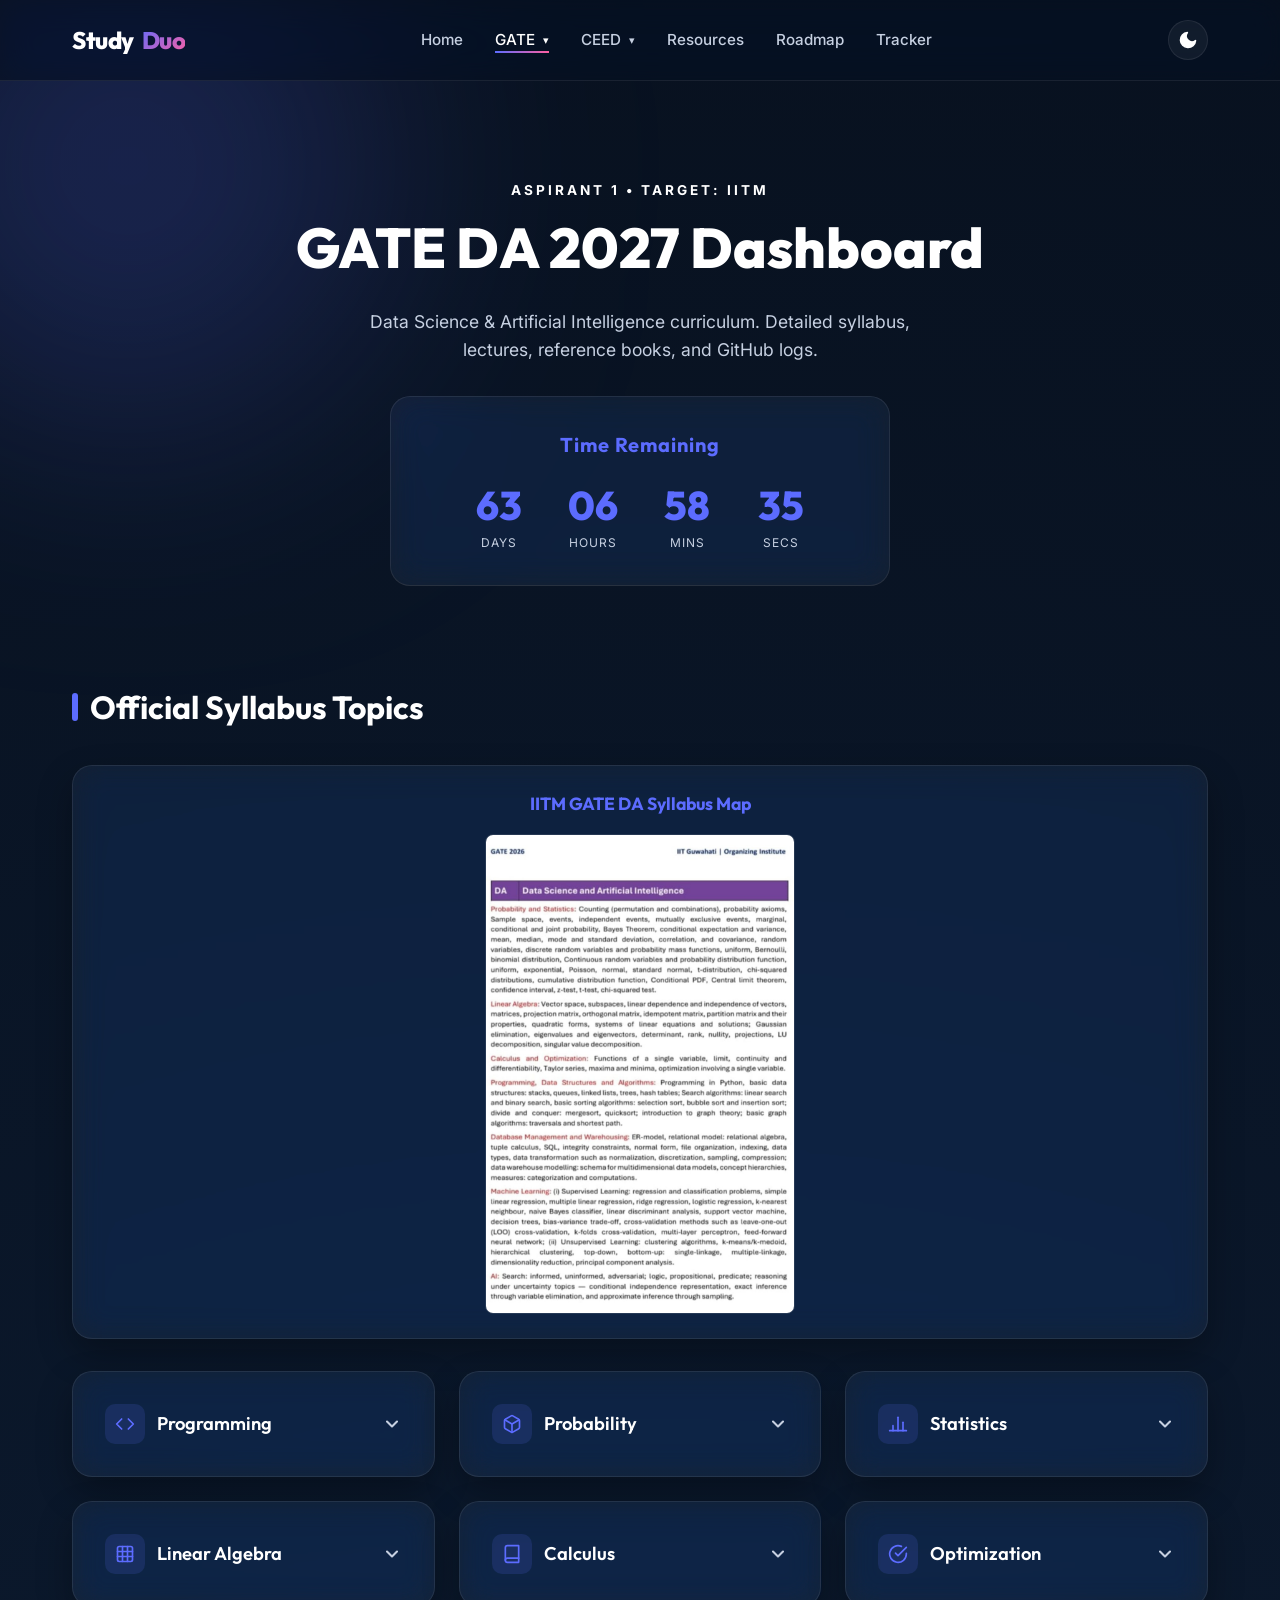
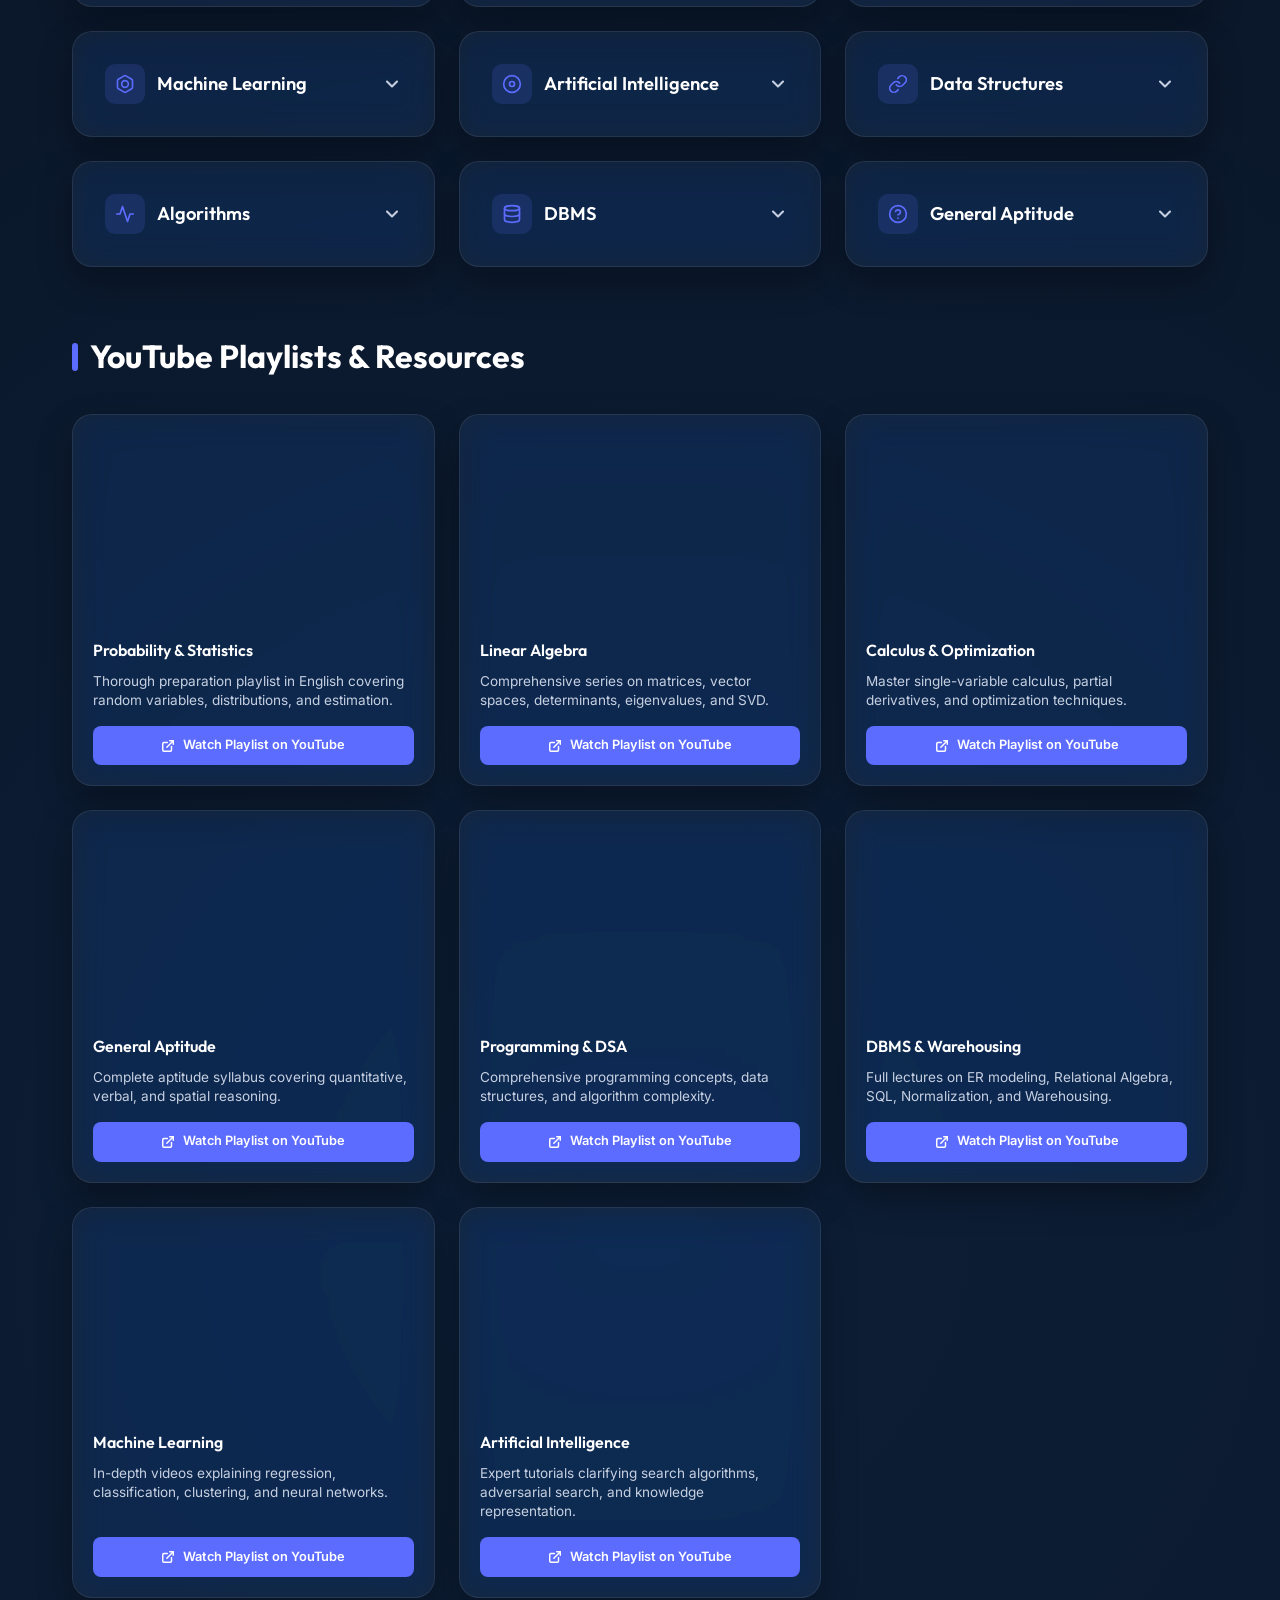
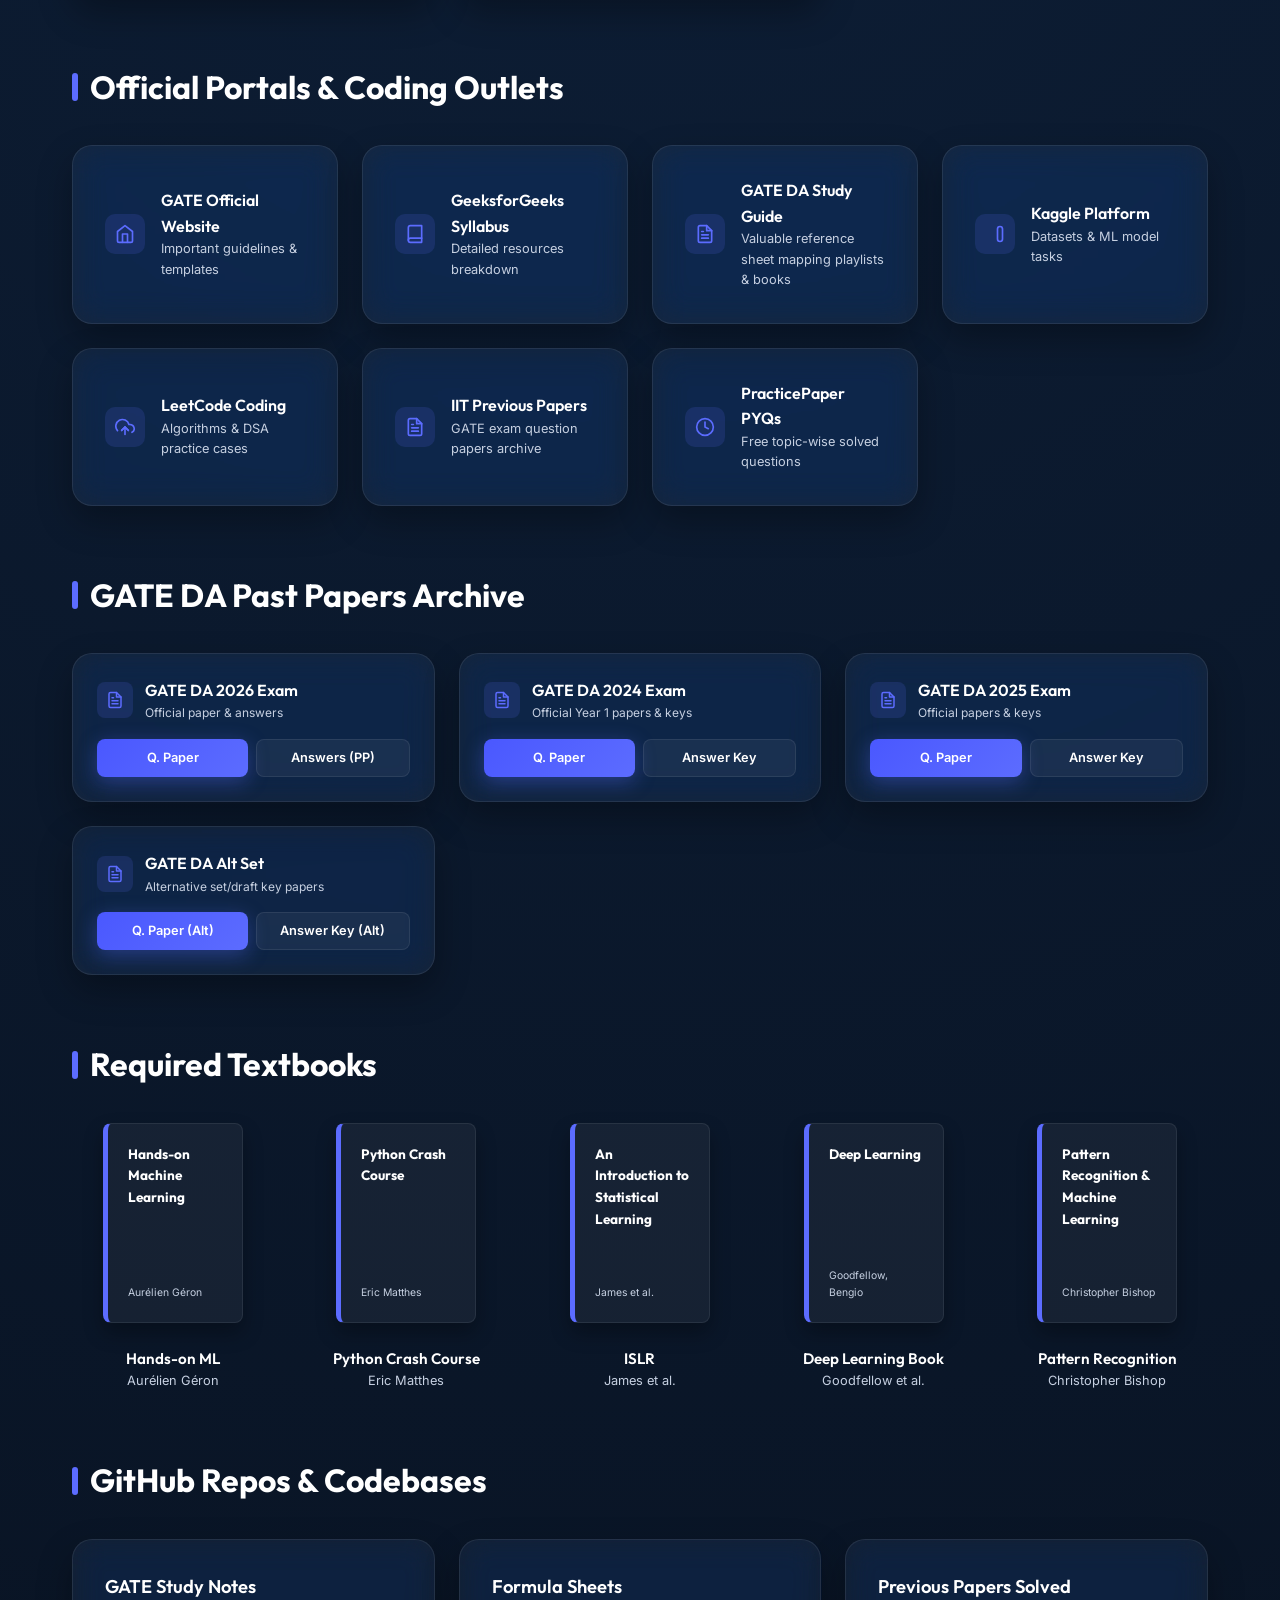
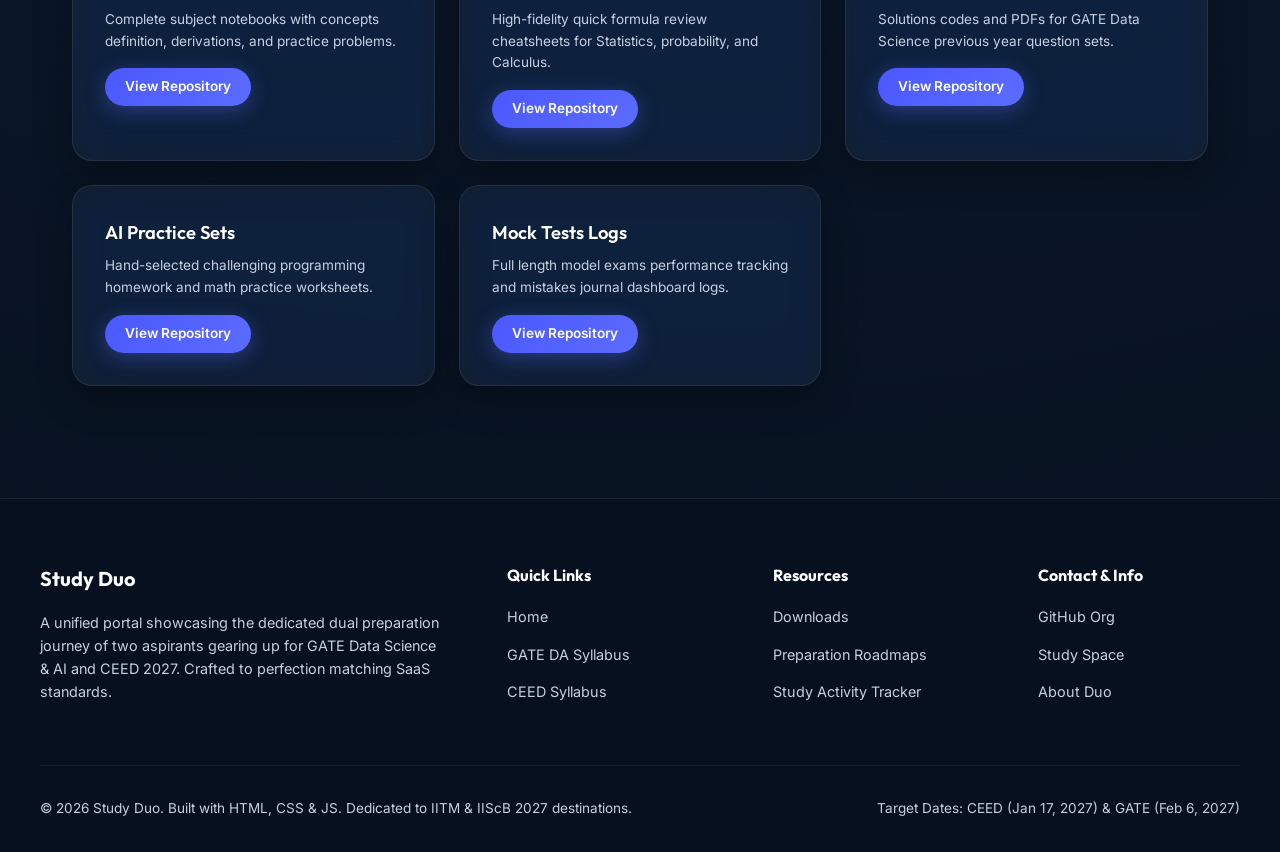
<file: pages/gate.html>
<!DOCTYPE html>
<html lang="en" data-theme="dark">

<head>
    <meta charset="UTF-8">
    <meta name="viewport" content="width=device-width, initial-scale=1.0">
    <title>Boy's Dashboard - GATE DA 2027</title>
    <link rel="stylesheet" href="../css/style.css">
</head>

<body class="gate-theme">

    <!-- Floating Glowing Blobs -->
    <div class="floating-blobs">
        <div class="blob blob-blue"></div>
    </div>

    <!-- Universal Header Navbar (Subfolder relative) -->
    <header>
        <div class="nav-container">
            <a href="../index.html" class="logo">
                Study<span class="duo">Duo</span>
            </a>

            <ul class="nav-links" id="nav-links">
                <li><a href="../index.html">Home</a></li>
                <li class="nav-dropdown" data-theme="blue">
                    <a href="gate.html" class="active">GATE <span class="dd-arrow">▾</span></a>
                    <div class="dropdown-menu">
                        <a href="gate.html#gate-syllabus">📘 Syllabus</a>
                        <a href="gate.html#gate-youtube">▶ YouTube Playlists</a>
                        <a href="gate.html#gate-books">📚 Textbooks</a>
                        <div class="dd-divider"></div>
                        <a href="gate.html#gate-papers">📄 Past Papers</a>
                    </div>
                </li>
                <li class="nav-dropdown" data-theme="pink">
                    <a href="ceed.html">CEED <span class="dd-arrow">▾</span></a>
                    <div class="dropdown-menu">
                        <a href="ceed.html#ceed-syllabus">🎨 Syllabus Part A</a>
                        <a href="ceed.html#ceed-part-b">✏️ Syllabus Part B</a>
                        <a href="ceed.html#ceed-books">📚 Recommended Books</a>
                        <div class="dd-divider"></div>
                        <a href="ceed.html#ceed-papers">📄 Past Papers</a>
                    </div>
                </li>
                <li><a href="resources.html">Resources</a></li>
                <li><a href="roadmap.html">Roadmap</a></li>
                <li><a href="tracker.html">Tracker</a></li>
            </ul>

            <div class="controls">
                <button class="theme-toggle" id="theme-toggle" aria-label="Toggle Theme">
                    <svg class="sun-icon" viewBox="0 0 24 24" fill="none" stroke="currentColor" stroke-width="2"
                        stroke-linecap="round" stroke-linejoin="round">
                        <circle cx="12" cy="12" r="5"></circle>
                        <line x1="12" y1="1" x2="12" y2="3"></line>
                        <line x1="12" y1="21" x2="12" y2="23"></line>
                        <line x1="4.22" y1="4.22" x2="5.64" y2="5.64"></line>
                        <line x1="18.36" y1="18.36" x2="19.78" y2="19.78"></line>
                        <line x1="1" y1="12" x2="3" y2="12"></line>
                        <line x1="21" y1="12" x2="23" y2="12"></line>
                        <line x1="4.22" y1="19.78" x2="5.64" y2="18.36"></line>
                        <line x1="18.36" y1="5.64" x2="19.78" y2="4.22"></line>
                    </svg>
                    <svg class="moon-icon" viewBox="0 0 24 24" fill="none" stroke="currentColor" stroke-width="2"
                        stroke-linecap="round" stroke-linejoin="round">
                        <path d="M21 12.79A9 9 0 1 1 11.21 3 7 7 0 0 0 21 12.79z"></path>
                    </svg>
                </button>

                <button class="mobile-menu-btn" id="mobile-menu-btn" aria-label="Open Mobile Menu">
                    <svg xmlns="http://www.w3.org/2000/svg" width="24" height="24" viewBox="0 0 24 24" fill="none"
                        stroke="currentColor" stroke-width="2" stroke-linecap="round" stroke-linejoin="round">
                        <line x1="3" y1="12" x2="21" y2="12"></line>
                        <line x1="3" y1="6" x2="21" y2="6"></line>
                        <line x1="3" y1="18" x2="21" y2="18"></line>
                    </svg>
                </button>
            </div>
        </div>
    </header>

    <!-- Hero & Countdown Section -->
    <section class="subpage-hero">
        <span class="hero-tag">Aspirant 1 • Target: IITM</span>
        <h1 class="subpage-title">GATE DA 2027 Dashboard</h1>
        <p class="subpage-subtitle">Data Science & Artificial Intelligence curriculum. Detailed syllabus, lectures,
            reference books, and GitHub logs.</p>

        <div class="subpage-countdown-container">
            <div class="countdown-box countdown-box-blue">
                <h3>Time Remaining</h3>
                <div class="countdown-grid" id="gate-countdown">
                    <div class="c-item">
                        <span class="c-val" id="gate-days">--</span>
                        <span class="c-lbl">Days</span>
                    </div>
                    <div class="c-item">
                        <span class="c-val" id="gate-hours">--</span>
                        <span class="c-lbl">Hours</span>
                    </div>
                    <div class="c-item">
                        <span class="c-val" id="gate-mins">--</span>
                        <span class="c-lbl">Mins</span>
                    </div>
                    <div class="c-item">
                        <span class="c-val" id="gate-secs">--</span>
                        <span class="c-lbl">Secs</span>
                    </div>
                </div>
            </div>
        </div>
    </section>

    <div class="container">

        <!-- SECTION 1: OFFICIAL COMPLETE SYLLABUS -->
        <h2 id="gate-syllabus" class="section-title accent-bar-blue">Official Syllabus Topics</h2>

        <!-- Syllabus Infographic Display -->
        <div class="glass-card"
            style="display: flex; flex-direction: column; align-items: center; justify-content: center; padding: 1.5rem; margin-bottom: 2rem; overflow: hidden; gap: 1rem;">
            <h3 style="font-family: var(--font-display); font-size: 1.1rem; color: var(--primary-blue); margin: 0;">IITM
                GATE DA Syllabus Map</h3>
            <img src="../syllabus/gate-da.jpg" alt="GATE DA Syllabus Map"
                style="max-width: 100%; max-height: 480px; border-radius: 8px; border: 1px solid rgba(255,255,255,0.1); object-fit: contain;">
        </div>

        <div class="cards-grid">

            <!-- Card 1: Programming & Python -->
            <div class="glass-card syllabus-card">
                <div class="syllabus-card-header">
                    <div class="syllabus-card-icon">
                        <svg xmlns="http://www.w3.org/2000/svg" width="20" height="20" viewBox="0 0 24 24" fill="none"
                            stroke="currentColor" stroke-width="2" stroke-linecap="round" stroke-linejoin="round">
                            <polyline points="16 18 22 12 16 6"></polyline>
                            <polyline points="8 6 2 12 8 18"></polyline>
                        </svg>
                    </div>
                    <h3>Programming</h3>
                </div>
                <ul>
                    <li>Python basics</li>
                    <li>Functions & Scopes</li>
                    <li>Control flow structures</li>
                    <li>File handling & libraries</li>
                </ul>
            </div>

            <!-- Card 2: Probability -->
            <div class="glass-card syllabus-card">
                <div class="syllabus-card-header">
                    <div class="syllabus-card-icon">
                        <svg xmlns="http://www.w3.org/2000/svg" width="20" height="20" viewBox="0 0 24 24" fill="none"
                            stroke="currentColor" stroke-width="2" stroke-linecap="round" stroke-linejoin="round">
                            <path
                                d="M21 16V8a2 2 0 0 0-1-1.73l-7-4a2 2 0 0 0-2 0l-7 4A2 2 0 0 0 3 8v8a2 2 0 0 0 1 1.73l7 4a2 2 0 0 0 2 0l7-4A2 2 0 0 0 21 16z">
                            </path>
                            <polyline points="3.27 6.96 12 12.01 20.73 6.96"></polyline>
                            <line x1="12" y1="22.08" x2="12" y2="12"></line>
                        </svg>
                    </div>
                    <h3>Probability</h3>
                    <svg class="syllabus-chevron" xmlns="http://www.w3.org/2000/svg" viewBox="0 0 24 24" fill="none"
                        stroke="currentColor" stroke-width="2.5" stroke-linecap="round" stroke-linejoin="round">
                        <polyline points="6 9 12 15 18 9"></polyline>
                    </svg>
                </div>
                <div class="syllabus-body">
                    <ul>
                        <li>Random Variables</li>
                        <li>Bayes Theorem</li>
                        <li>Conditional Probability</li>
                        <li>Standard Distributions</li>
                    </ul>
                </div>
            </div>

            <!-- Card 3: Statistics -->
            <div class="glass-card syllabus-card">
                <div class="syllabus-card-header">
                    <div class="syllabus-card-icon">
                        <svg xmlns="http://www.w3.org/2000/svg" width="20" height="20" viewBox="0 0 24 24" fill="none"
                            stroke="currentColor" stroke-width="2" stroke-linecap="round" stroke-linejoin="round">
                            <line x1="18" y1="20" x2="18" y2="10"></line>
                            <line x1="12" y1="20" x2="12" y2="4"></line>
                            <line x1="6" y1="20" x2="6" y2="14"></line>
                            <line x1="2" y1="20" x2="22" y2="20"></line>
                        </svg>
                    </div>
                    <h3>Statistics</h3>
                </div>
                <ul>
                    <li>Mean, Median, & Mode</li>
                    <li>Hypothesis Testing</li>
                    <li>Confidence Intervals</li>
                    <li>Correlation & Regression</li>
                </ul>
            </div>

            <!-- Card 4: Linear Algebra -->
            <div class="glass-card syllabus-card">
                <div class="syllabus-card-header">
                    <div class="syllabus-card-icon">
                        <svg xmlns="http://www.w3.org/2000/svg" width="20" height="20" viewBox="0 0 24 24" fill="none"
                            stroke="currentColor" stroke-width="2" stroke-linecap="round" stroke-linejoin="round">
                            <rect x="3" y="3" width="18" height="18" rx="2" ry="2"></rect>
                            <line x1="9" y1="3" x2="9" y2="21"></line>
                            <line x1="15" y1="3" x2="15" y2="21"></line>
                            <line x1="3" y1="9" x2="21" y2="9"></line>
                            <line x1="3" y1="15" x2="21" y2="15"></line>
                        </svg>
                    </div>
                    <h3>Linear Algebra</h3>
                </div>
                <ul>
                    <li>Vector Spaces</li>
                    <li>Eigenvalues & Vectors</li>
                    <li>Matrix Decompositions (SVD)</li>
                    <li>Systems of Linear Equations</li>
                </ul>
            </div>

            <!-- Card 5: Calculus -->
            <div class="glass-card syllabus-card">
                <div class="syllabus-card-header">
                    <div class="syllabus-card-icon">
                        <svg xmlns="http://www.w3.org/2000/svg" width="20" height="20" viewBox="0 0 24 24" fill="none"
                            stroke="currentColor" stroke-width="2" stroke-linecap="round" stroke-linejoin="round">
                            <path d="M4 19.5A2.5 2.5 0 0 1 6.5 17H20"></path>
                            <path d="M6.5 2H20v20H6.5A2.5 2.5 0 0 1 4 19.5v-15A2.5 2.5 0 0 1 6.5 2z"></path>
                        </svg>
                    </div>
                    <h3>Calculus</h3>
                </div>
                <ul>
                    <li>Limits & Continuity</li>
                    <li>Derivatives & Integrals</li>
                    <li>Partial Derivatives</li>
                    <li>Taylor Series</li>
                </ul>
            </div>

            <!-- Card 6: Optimization -->
            <div class="glass-card syllabus-card">
                <div class="syllabus-card-header">
                    <div class="syllabus-card-icon">
                        <svg xmlns="http://www.w3.org/2000/svg" width="20" height="20" viewBox="0 0 24 24" fill="none"
                            stroke="currentColor" stroke-width="2" stroke-linecap="round" stroke-linejoin="round">
                            <path d="M22 11.08V12a10 10 0 1 1-5.93-9.14"></path>
                            <polyline points="22 4 12 14.01 9 11.01"></polyline>
                        </svg>
                    </div>
                    <h3>Optimization</h3>
                </div>
                <ul>
                    <li>Maxima & Minima</li>
                    <li>Gradient Descent</li>
                    <li>Constrained Optimization</li>
                    <li>Lagrange Multipliers</li>
                </ul>
            </div>

            <!-- Card 7: Machine Learning -->
            <div class="glass-card syllabus-card">
                <div class="syllabus-card-header">
                    <div class="syllabus-card-icon">
                        <svg xmlns="http://www.w3.org/2000/svg" width="20" height="20" viewBox="0 0 24 24" fill="none"
                            stroke="currentColor" stroke-width="2" stroke-linecap="round" stroke-linejoin="round">
                            <path
                                d="M21 16V8a2 2 0 0 0-1-1.73l-7-4a2 2 0 0 0-2 0l-7 4A2 2 0 0 0 3 8v8a2 2 0 0 0 1 1.73l7 4a2 2 0 0 0 2 0l7-4A2 2 0 0 0 21 16z">
                            </path>
                            <circle cx="12" cy="12" r="4"></circle>
                        </svg>
                    </div>
                    <h3>Machine Learning</h3>
                </div>
                <ul>
                    <li>Supervised Learning</li>
                    <li>Unsupervised Clustering</li>
                    <li>Evaluation Metrics</li>
                    <li>Decision Trees & SVMs</li>
                </ul>
            </div>

            <!-- Card 8: Artificial Intelligence -->
            <div class="glass-card syllabus-card">
                <div class="syllabus-card-header">
                    <div class="syllabus-card-icon">
                        <svg xmlns="http://www.w3.org/2000/svg" width="20" height="20" viewBox="0 0 24 24" fill="none"
                            stroke="currentColor" stroke-width="2" stroke-linecap="round" stroke-linejoin="round">
                            <path d="M12 2a10 10 0 0 1 10 10c0 5.523-4.477 10-10 10S2 17.523 2 12A10 10 0 0 1 12 2z">
                            </path>
                            <circle cx="12" cy="12" r="3"></circle>
                        </svg>
                    </div>
                    <h3>Artificial Intelligence</h3>
                    <svg class="syllabus-chevron" xmlns="http://www.w3.org/2000/svg" viewBox="0 0 24 24" fill="none"
                        stroke="currentColor" stroke-width="2.5" stroke-linecap="round" stroke-linejoin="round">
                        <polyline points="6 9 12 15 18 9"></polyline>
                    </svg>
                </div>
                <div class="syllabus-body">
                    <ul>
                        <li>Heuristic Search</li>
                        <li>Adversarial Search</li>
                        <li>First-Order Logic</li>
                        <li>Neural Networks basics</li>
                    </ul>
                </div>
            </div>

            <!-- Card 9: Data Structures -->
            <div class="glass-card syllabus-card">
                <div class="syllabus-card-header">
                    <div class="syllabus-card-icon">
                        <svg xmlns="http://www.w3.org/2000/svg" width="20" height="20" viewBox="0 0 24 24" fill="none"
                            stroke="currentColor" stroke-width="2" stroke-linecap="round" stroke-linejoin="round">
                            <path d="M10 13a5 5 0 0 0 7.54.54l3-3a5 5 0 0 0-7.07-7.07l-1.72 1.71"></path>
                            <path d="M14 11a5 5 0 0 0-7.54-.54l-3 3a5 5 0 0 0 7.07 7.07l1.71-1.71"></path>
                        </svg>
                    </div>
                    <h3>Data Structures</h3>
                </div>
                <ul>
                    <li>Arrays & Linked Lists</li>
                    <li>Stacks & Queues</li>
                    <li>Binary Trees</li>
                    <li>Hashing & Graph Nodes</li>
                </ul>
            </div>

            <!-- Card 10: Algorithms -->
            <div class="glass-card syllabus-card">
                <div class="syllabus-card-header">
                    <div class="syllabus-card-icon">
                        <svg xmlns="http://www.w3.org/2000/svg" width="20" height="20" viewBox="0 0 24 24" fill="none"
                            stroke="currentColor" stroke-width="2" stroke-linecap="round" stroke-linejoin="round">
                            <polyline points="22 12 18 12 15 21 9 3 6 12 2 12"></polyline>
                        </svg>
                    </div>
                    <h3>Algorithms</h3>
                </div>
                <ul>
                    <li>Asymptotic Analysis</li>
                    <li>Greedy Algorithms</li>
                    <li>Dynamic Programming</li>
                    <li>Sorting & Searching</li>
                </ul>
            </div>

            <!-- Card 11: DBMS -->
            <div class="glass-card syllabus-card">
                <div class="syllabus-card-header">
                    <div class="syllabus-card-icon">
                        <svg xmlns="http://www.w3.org/2000/svg" width="20" height="20" viewBox="0 0 24 24" fill="none"
                            stroke="currentColor" stroke-width="2" stroke-linecap="round" stroke-linejoin="round">
                            <ellipse cx="12" cy="5" rx="9" ry="3"></ellipse>
                            <path d="M3 5v14c0 1.66 4 3 9 3s9-1.34 9-3V5"></path>
                            <path d="M3 12c0 1.66 4 3 9 3s9-1.34 9-3"></path>
                        </svg>
                    </div>
                    <h3>DBMS</h3>
                    <svg class="syllabus-chevron" xmlns="http://www.w3.org/2000/svg" viewBox="0 0 24 24" fill="none"
                        stroke="currentColor" stroke-width="2.5" stroke-linecap="round" stroke-linejoin="round">
                        <polyline points="6 9 12 15 18 9"></polyline>
                    </svg>
                </div>
                <div class="syllabus-body">
                    <ul>
                        <li>ER Model</li>
                        <li>Relational Algebra</li>
                        <li>SQL queries</li>
                        <li>Normal Forms</li>
                    </ul>
                </div>
            </div>

            <!-- Card 12: General Aptitude -->
            <div class="glass-card syllabus-card">
                <div class="syllabus-card-header">
                    <div class="syllabus-card-icon">
                        <svg xmlns="http://www.w3.org/2000/svg" width="20" height="20" viewBox="0 0 24 24" fill="none"
                            stroke="currentColor" stroke-width="2" stroke-linecap="round" stroke-linejoin="round">
                            <circle cx="12" cy="12" r="10"></circle>
                            <path d="M9.09 9a3 3 0 0 1 5.83 1c0 2-3 3-3 3"></path>
                            <line x1="12" y1="17" x2="12.01" y2="17"></line>
                        </svg>
                    </div>
                    <h3>General Aptitude</h3>
                    <svg class="syllabus-chevron" xmlns="http://www.w3.org/2000/svg" viewBox="0 0 24 24" fill="none"
                        stroke="currentColor" stroke-width="2.5" stroke-linecap="round" stroke-linejoin="round">
                        <polyline points="6 9 12 15 18 9"></polyline>
                    </svg>
                </div>
                <div class="syllabus-body">
                    <ul>
                        <li>Verbal Reasoning</li>
                        <li>Quantitative Ability</li>
                        <li>Analytical puzzles</li>
                        <li>Spatial visualization</li>
                    </ul>
                </div>
            </div>

        </div>

        <!-- SECTION 2: YOUTUBE SECTION -->
        <h2 class="section-title accent-bar-blue">YouTube Playlists & Resources</h2>
        <div class="youtube-grid">

            <!-- Video 1: Probability & Statistics -->
            <div class="glass-card yt-card">
                <div class="yt-embed">
                    <iframe src="https://www.youtube.com/embed/ScdqInkKPEs?list=PLgjejdknTfWMQ-IofDV-3jwQkoVNTOLch"
                        allowfullscreen></iframe>
                </div>
                <div class="yt-info">
                    <div>
                        <h3 class="yt-title">Probability & Statistics</h3>
                        <p class="yt-desc">Thorough preparation playlist in English covering random variables,
                            distributions, and estimation.</p>
                    </div>
                    <a href="https://www.youtube.com/playlist?list=PLgjejdknTfWMQ-IofDV-3jwQkoVNTOLch" target="_blank"
                        class="yt-link">
                        <svg xmlns="http://www.w3.org/2000/svg" width="14" height="14" viewBox="0 0 24 24" fill="none"
                            stroke="currentColor" stroke-width="2.5" stroke-linecap="round" stroke-linejoin="round">
                            <path d="M18 13v6a2 2 0 0 1-2 2H5a2 2 0 0 1-2-2V8a2 2 0 0 1 2-2h6"></path>
                            <polyline points="15 3 21 3 21 9"></polyline>
                            <line x1="10" y1="14" x2="21" y2="3"></line>
                        </svg>
                        Watch Playlist on YouTube
                    </a>
                </div>
            </div>

            <!-- Video 2: Linear Algebra -->
            <div class="glass-card yt-card">
                <div class="yt-embed">
                    <iframe src="https://www.youtube.com/embed/TP7IUxEzx1U?list=PLUljC9Idi5NEaLEp4XE6d2uX5GjCxzTz3"
                        allowfullscreen></iframe>
                </div>
                <div class="yt-info">
                    <div>
                        <h3 class="yt-title">Linear Algebra</h3>
                        <p class="yt-desc">Comprehensive series on matrices, vector spaces, determinants, eigenvalues,
                            and
                            SVD.</p>
                    </div>
                    <a href="https://www.youtube.com/playlist?list=PLUljC9Idi5NEaLEp4XE6d2uX5GjCxzTz3" target="_blank"
                        class="yt-link">
                        <svg xmlns="http://www.w3.org/2000/svg" width="14" height="14" viewBox="0 0 24 24" fill="none"
                            stroke="currentColor" stroke-width="2.5" stroke-linecap="round" stroke-linejoin="round">
                            <path d="M18 13v6a2 2 0 0 1-2 2H5a2 2 0 0 1-2-2V8a2 2 0 0 1 2-2h6"></path>
                            <polyline points="15 3 21 3 21 9"></polyline>
                            <line x1="10" y1="14" x2="21" y2="3"></line>
                        </svg>
                        Watch Playlist on YouTube
                    </a>
                </div>
            </div>

            <!-- Video 3: Calculus & Optimization -->
            <div class="glass-card yt-card">
                <div class="yt-embed">
                    <iframe src="https://www.youtube.com/embed/videoseries?list=PLjHPv6DDT2VBdCmZRXBy4GG1QyUvjAgi0"
                        allowfullscreen></iframe>
                </div>
                <div class="yt-info">
                    <div>
                        <h3 class="yt-title">Calculus & Optimization</h3>
                        <p class="yt-desc">Master single-variable calculus, partial derivatives, and optimization
                            techniques.</p>
                    </div>
                    <a href="https://www.youtube.com/playlist?list=PLjHPv6DDT2VBdCmZRXBy4GG1QyUvjAgi0" target="_blank"
                        class="yt-link">
                        <svg xmlns="http://www.w3.org/2000/svg" width="14" height="14" viewBox="0 0 24 24" fill="none"
                            stroke="currentColor" stroke-width="2.5" stroke-linecap="round" stroke-linejoin="round">
                            <path d="M18 13v6a2 2 0 0 1-2 2H5a2 2 0 0 1-2-2V8a2 2 0 0 1 2-2h6"></path>
                            <polyline points="15 3 21 3 21 9"></polyline>
                            <line x1="10" y1="14" x2="21" y2="3"></line>
                        </svg>
                        Watch Playlist on YouTube
                    </a>
                </div>
            </div>

            <!-- Video 4: General Aptitude -->
            <div class="glass-card yt-card">
                <div class="yt-embed">
                    <iframe src="https://www.youtube.com/embed/videoseries?list=PLgF7lRh8Xb_WWuQ39i48DruAyzb_voYYD"
                        allowfullscreen></iframe>
                </div>
                <div class="yt-info">
                    <div>
                        <h3 class="yt-title">General Aptitude</h3>
                        <p class="yt-desc">Complete aptitude syllabus covering quantitative, verbal, and spatial
                            reasoning.</p>
                    </div>
                    <a href="https://www.youtube.com/playlist?list=PLgF7lRh8Xb_WWuQ39i48DruAyzb_voYYD" target="_blank"
                        class="yt-link">
                        <svg xmlns="http://www.w3.org/2000/svg" width="14" height="14" viewBox="0 0 24 24" fill="none"
                            stroke="currentColor" stroke-width="2.5" stroke-linecap="round" stroke-linejoin="round">
                            <path d="M18 13v6a2 2 0 0 1-2 2H5a2 2 0 0 1-2-2V8a2 2 0 0 1 2-2h6"></path>
                            <polyline points="15 3 21 3 21 9"></polyline>
                            <line x1="10" y1="14" x2="21" y2="3"></line>
                        </svg>
                        Watch Playlist on YouTube
                    </a>
                </div>
            </div>

            <!-- Video 5: Programming & DSA -->
            <div class="glass-card yt-card">
                <div class="yt-embed">
                    <iframe src="https://www.youtube.com/embed/9MmC_uGjBsM?list=PLyqSpQzTE6M_Fu6l8irVwXkUyC9Gwqr6_"
                        allowfullscreen></iframe>
                </div>
                <div class="yt-info">
                    <div>
                        <h3 class="yt-title">Programming & DSA</h3>
                        <p class="yt-desc">Comprehensive programming concepts, data structures, and algorithm
                            complexity.</p>
                    </div>
                    <a href="https://www.youtube.com/playlist?list=PLyqSpQzTE6M_Fu6l8irVwXkUyC9Gwqr6_" target="_blank"
                        class="yt-link">
                        <svg xmlns="http://www.w3.org/2000/svg" width="14" height="14" viewBox="0 0 24 24" fill="none"
                            stroke="currentColor" stroke-width="2.5" stroke-linecap="round" stroke-linejoin="round">
                            <path d="M18 13v6a2 2 0 0 1-2 2H5a2 2 0 0 1-2-2V8a2 2 0 0 1 2-2h6"></path>
                            <polyline points="15 3 21 3 21 9"></polyline>
                            <line x1="10" y1="14" x2="21" y2="3"></line>
                        </svg>
                        Watch Playlist on YouTube
                    </a>
                </div>
            </div>

            <!-- Video 6: DBMS & Warehousing -->
            <div class="glass-card yt-card">
                <div class="yt-embed">
                    <iframe src="https://www.youtube.com/embed/videoseries?list=PLNxx5gyq8aLCwY1SiyFKfnbPr3O3KZQ2V"
                        allowfullscreen></iframe>
                </div>
                <div class="yt-info">
                    <div>
                        <h3 class="yt-title">DBMS & Warehousing</h3>
                        <p class="yt-desc">Full lectures on ER modeling, Relational Algebra, SQL, Normalization, and
                            Warehousing.</p>
                    </div>
                    <a href="https://www.youtube.com/playlist?list=PLNxx5gyq8aLCwY1SiyFKfnbPr3O3KZQ2V" target="_blank"
                        class="yt-link">
                        <svg xmlns="http://www.w3.org/2000/svg" width="14" height="14" viewBox="0 0 24 24" fill="none"
                            stroke="currentColor" stroke-width="2.5" stroke-linecap="round" stroke-linejoin="round">
                            <path d="M18 13v6a2 2 0 0 1-2 2H5a2 2 0 0 1-2-2V8a2 2 0 0 1 2-2h6"></path>
                            <polyline points="15 3 21 3 21 9"></polyline>
                            <line x1="10" y1="14" x2="21" y2="3"></line>
                        </svg>
                        Watch Playlist on YouTube
                    </a>
                </div>
            </div>

            <!-- Video 7: Machine Learning -->
            <div class="glass-card yt-card">
                <div class="yt-embed">
                    <iframe src="https://www.youtube.com/embed/videoseries?list=PLUljC9Idi5NFycgS75flN7ZC46vmRR5dv"
                        allowfullscreen></iframe>
                </div>
                <div class="yt-info">
                    <div>
                        <h3 class="yt-title">Machine Learning</h3>
                        <p class="yt-desc">In-depth videos explaining regression, classification, clustering, and neural
                            networks.</p>
                    </div>
                    <a href="https://www.youtube.com/playlist?list=PLUljC9Idi5NFycgS75flN7ZC46vmRR5dv" target="_blank"
                        class="yt-link">
                        <svg xmlns="http://www.w3.org/2000/svg" width="14" height="14" viewBox="0 0 24 24" fill="none"
                            stroke="currentColor" stroke-width="2.5" stroke-linecap="round" stroke-linejoin="round">
                            <path d="M18 13v6a2 2 0 0 1-2 2H5a2 2 0 0 1-2-2V8a2 2 0 0 1 2-2h6"></path>
                            <polyline points="15 3 21 3 21 9"></polyline>
                            <line x1="10" y1="14" x2="21" y2="3"></line>
                        </svg>
                        Watch Playlist on YouTube
                    </a>
                </div>
            </div>

            <!-- Video 8: Artificial Intelligence -->
            <div class="glass-card yt-card">
                <div class="yt-embed">
                    <iframe src="https://www.youtube.com/embed/videoseries?list=PLUljC9Idi5NGnEGYaByO3KN3A5hJoAM1F"
                        allowfullscreen></iframe>
                </div>
                <div class="yt-info">
                    <div>
                        <h3 class="yt-title">Artificial Intelligence</h3>
                        <p class="yt-desc">Expert tutorials clarifying search algorithms, adversarial search, and
                            knowledge
                            representation.</p>
                    </div>
                    <a href="https://www.youtube.com/playlist?list=PLUljC9Idi5NGnEGYaByO3KN3A5hJoAM1F" target="_blank"
                        class="yt-link">
                        <svg xmlns="http://www.w3.org/2000/svg" width="14" height="14" viewBox="0 0 24 24" fill="none"
                            stroke="currentColor" stroke-width="2.5" stroke-linecap="round" stroke-linejoin="round">
                            <path d="M18 13v6a2 2 0 0 1-2 2H5a2 2 0 0 1-2-2V8a2 2 0 0 1 2-2h6"></path>
                            <polyline points="15 3 21 3 21 9"></polyline>
                            <line x1="10" y1="14" x2="21" y2="3"></line>
                        </svg>
                        Watch Playlist on YouTube
                    </a>
                </div>
            </div>

        </div>

        <!-- SECTION 3: WEBSITES AND LINkS -->
        <h2 class="section-title accent-bar-blue">Official Portals & Coding Outlets</h2>
        <div class="source-grid">

            <!-- Link 1: Official GATE -->
            <a href="https://gate.iitk.ac.in/" target="_blank" class="glass-card source-card">
                <div class="syllabus-card-icon"
                    style="background: rgba(92, 108, 255, 0.15); color: var(--primary-blue);">
                    <svg xmlns="http://www.w3.org/2000/svg" width="20" height="20" viewBox="0 0 24 24" fill="none"
                        stroke="currentColor" stroke-width="2" stroke-linecap="round" stroke-linejoin="round">
                        <path d="M3 9l9-7 9 7v11a2 2 0 0 1-2 2H5a2 2 0 0 1-2-2z"></path>
                        <polyline points="9 22 9 12 15 12 15 22"></polyline>
                    </svg>
                </div>
                <div class="source-details">
                    <h4>GATE Official Website</h4>
                    <p>Important guidelines & templates</p>
                </div>
            </a>

            <!-- Link 2: GFG GATE DA -->
            <a href="https://www.geeksforgeeks.org/gate-data-science-and-artificial-intelligence-syllabus/"
                target="_blank" class="glass-card source-card">
                <div class="syllabus-card-icon"
                    style="background: rgba(92, 108, 255, 0.15); color: var(--primary-blue);">
                    <svg xmlns="http://www.w3.org/2000/svg" width="20" height="20" viewBox="0 0 24 24" fill="none"
                        stroke="currentColor" stroke-width="2" stroke-linecap="round" stroke-linejoin="round">
                        <path d="M4 19.5A2.5 2.5 0 0 1 6.5 17H20"></path>
                        <path d="M6.5 2H20v20H6.5A2.5 2.5 0 0 1 4 19.5v-15A2.5 2.5 0 0 1 6.5 2z"></path>
                    </svg>
                </div>
                <div class="source-details">
                    <h4>GeeksforGeeks Syllabus</h4>
                    <p>Detailed resources breakdown</p>
                </div>
            </a>

            <!-- Link 2.5: Google Sheet Study Guide -->
            <a href="https://docs.google.com/spreadsheets/d/13d_yEzcMis4eu-p5cklONOPnmidcd81Ytu6ourMz-gs/edit?gid=1371296628#gid=1371296628"
                target="_blank" class="glass-card source-card">
                <div class="syllabus-card-icon"
                    style="background: rgba(92, 108, 255, 0.15); color: var(--primary-blue);">
                    <svg xmlns="http://www.w3.org/2000/svg" width="20" height="20" viewBox="0 0 24 24" fill="none"
                        stroke="currentColor" stroke-width="2" stroke-linecap="round" stroke-linejoin="round">
                        <path d="M14 2H6a2 2 0 0 0-2 2v16a2 2 0 0 0 2 2h12a2 2 0 0 0 2-2V8z"></path>
                        <polyline points="14 2 14 8 20 8"></polyline>
                        <line x1="16" y1="13" x2="8" y2="13"></line>
                        <line x1="16" y1="17" x2="8" y2="17"></line>
                        <polyline points="10 9 9 9 8 9"></polyline>
                    </svg>
                </div>
                <div class="source-details">
                    <h4>GATE DA Study Guide</h4>
                    <p>Valuable reference sheet mapping playlists & books</p>
                </div>
            </a>

            <!-- Link 3: Kaggle -->
            <a href="https://www.kaggle.com/" target="_blank" class="glass-card source-card">
                <div class="syllabus-card-icon"
                    style="background: rgba(92, 108, 255, 0.15); color: var(--primary-blue);">
                    <svg xmlns="http://www.w3.org/2000/svg" width="20" height="20" viewBox="0 0 24 24" fill="none"
                        stroke="currentColor" stroke-width="2" stroke-linecap="round" stroke-linejoin="round">
                        <path
                            d="M18 3a3 3 0 0 0-3 3v12a3 3 0 0 0 3 3 3 3 0 0 0 3-3V6a3 3 0 0 0-3-3zD6 3a3 3 0 0 0-3 3v12a3 3 0 0 0 3 3 3 3 0 0 0 3-3V6a3 3 0 0 0-3-3z">
                        </path>
                    </svg>
                </div>
                <div class="source-details">
                    <h4>Kaggle Platform</h4>
                    <p>Datasets & ML model tasks</p>
                </div>
            </a>

            <!-- Link 4: LeetCode -->
            <a href="https://leetcode.com/" target="_blank" class="glass-card source-card">
                <div class="syllabus-card-icon"
                    style="background: rgba(92, 108, 255, 0.15); color: var(--primary-blue);">
                    <svg xmlns="http://www.w3.org/2000/svg" width="20" height="20" viewBox="0 0 24 24" fill="none"
                        stroke="currentColor" stroke-width="2" stroke-linecap="round" stroke-linejoin="round">
                        <polyline points="16 16 12 12 8 16"></polyline>
                        <polyline points="12 12 12 21"></polyline>
                        <path d="M20.39 18.39A5 5 0 0 0 18 9h-1.26A8 8 0 1 0 3 16.3"></path>
                        <polyline points="16 16 12 12 8 16"></polyline>
                    </svg>
                </div>
                <div class="source-details">
                    <h4>LeetCode Coding</h4>
                    <p>Algorithms & DSA practice cases</p>
                </div>
            </a>

            <!-- Link 5: IIT Papers -->
            <a href="https://gate.iitk.ac.in/" target="_blank" class="glass-card source-card">
                <div class="syllabus-card-icon"
                    style="background: rgba(92, 108, 255, 0.15); color: var(--primary-blue);">
                    <svg xmlns="http://www.w3.org/2000/svg" width="20" height="20" viewBox="0 0 24 24" fill="none"
                        stroke="currentColor" stroke-width="2" stroke-linecap="round" stroke-linejoin="round">
                        <path d="M14 2H6a2 2 0 0 0-2 2v16a2 2 0 0 0 2 2h12a2 2 0 0 0 2-2V8z"></path>
                        <polyline points="14 2 14 8 20 8"></polyline>
                        <line x1="16" y1="13" x2="8" y2="13"></line>
                        <line x1="16" y1="17" x2="8" y2="17"></line>
                        <polyline points="10 9 9 9 8 9"></polyline>
                    </svg>
                </div>
                <div class="source-details">
                    <h4>IIT Previous Papers</h4>
                    <p>GATE exam question papers archive</p>
                </div>
            </a>

            <!-- Link 6: PracticePaper PYQs -->
            <a href="https://practicepaper.in/gate-da/gate-da-subject-wise-previous-year-questions-with-solutions"
                target="_blank" class="glass-card source-card">
                <div class="syllabus-card-icon"
                    style="background: rgba(92, 108, 255, 0.15); color: var(--primary-blue);">
                    <svg xmlns="http://www.w3.org/2000/svg" width="20" height="20" viewBox="0 0 24 24" fill="none"
                        stroke="currentColor" stroke-width="2" stroke-linecap="round" stroke-linejoin="round">
                        <circle cx="12" cy="12" r="10"></circle>
                        <polyline points="12 6 12 12 16 14"></polyline>
                    </svg>
                </div>
                <div class="source-details">
                    <h4>PracticePaper PYQs</h4>
                    <p>Free topic-wise solved questions</p>
                </div>
            </a>

        </div>

        <!-- SECTION 3.5: PAST PAPERS ARCHIVE -->
        <h2 id="gate-papers" class="section-title accent-bar-blue">GATE DA Past Papers Archive</h2>
        <div class="source-grid"
            style="grid-template-columns: repeat(auto-fill, minmax(280px, 1fr)); margin-bottom: 4rem;">

            <!-- GATE DA 2026 Exam -->
            <div class="glass-card resource-card"
                style="display: flex; flex-direction: column; gap: 1rem; padding: 1.5rem;">
                <div style="display: flex; align-items: center; gap: 0.75rem;">
                    <div class="syllabus-card-icon"
                        style="background: rgba(92, 108, 255, 0.15); color: var(--primary-blue); width: 36px; height: 36px; border-radius: 8px;">
                        <svg xmlns="http://www.w3.org/2000/svg" width="18" height="18" viewBox="0 0 24 24" fill="none"
                            stroke="currentColor" stroke-width="2" stroke-linecap="round" stroke-linejoin="round">
                            <path d="M14 2H6a2 2 0 0 0-2 2v16a2 2 0 0 0 2 2h12a2 2 0 0 0 2-2V8z"></path>
                            <polyline points="14 2 14 8 20 8"></polyline>
                            <line x1="16" y1="13" x2="8" y2="13"></line>
                            <line x1="16" y1="17" x2="8" y2="17"></line>
                            <polyline points="10 9 9 9 8 9"></polyline>
                        </svg>
                    </div>
                    <div>
                        <h4 style="font-family: var(--font-display); font-weight: 600; margin: 0; font-size: 1rem;">GATE
                            DA 2026 Exam</h4>
                        <p style="font-size: 0.75rem; color: var(--text-secondary); margin: 0;">Official paper & answers
                        </p>
                    </div>
                </div>
                <div style="display: flex; gap: 0.5rem; width: 100%;">
                    <a href="https://drive.google.com/file/d/1e32cH0m4ywNvsEuvs74QAs5hOooZEPx3/view?usp=sharing"
                        target="_blank" class="btn btn-blue"
                        style="padding: 0.5rem 1rem; font-size: 0.8rem; border-radius: 8px; flex: 1; text-align: center;">Q.
                        Paper</a>
                    <a href="https://practicepaper.in/gate-da/gate-da-subject-wise-previous-year-questions-with-solutions"
                        target="_blank" class="btn"
                        style="padding: 0.5rem 1rem; font-size: 0.8rem; border-radius: 8px; flex: 1; text-align: center; background: rgba(255,255,255,0.05); border: 1px solid var(--card-border); color: #fff;">Answers
                        (PP)</a>
                </div>
            </div>

            <!-- GATE DA 2024 Exam -->
            <div class="glass-card resource-card"
                style="display: flex; flex-direction: column; gap: 1rem; padding: 1.5rem;">
                <div style="display: flex; align-items: center; gap: 0.75rem;">
                    <div class="syllabus-card-icon"
                        style="background: rgba(92, 108, 255, 0.15); color: var(--primary-blue); width: 36px; height: 36px; border-radius: 8px;">
                        <svg xmlns="http://www.w3.org/2000/svg" width="18" height="18" viewBox="0 0 24 24" fill="none"
                            stroke="currentColor" stroke-width="2" stroke-linecap="round" stroke-linejoin="round">
                            <path d="M14 2H6a2 2 0 0 0-2 2v16a2 2 0 0 0 2 2h12a2 2 0 0 0 2-2V8z"></path>
                            <polyline points="14 2 14 8 20 8"></polyline>
                            <line x1="16" y1="13" x2="8" y2="13"></line>
                            <line x1="16" y1="17" x2="8" y2="17"></line>
                            <polyline points="10 9 9 9 8 9"></polyline>
                        </svg>
                    </div>
                    <div>
                        <h4 style="font-family: var(--font-display); font-weight: 600; margin: 0; font-size: 1rem;">GATE
                            DA 2024 Exam</h4>
                        <p style="font-size: 0.75rem; color: var(--text-secondary); margin: 0;">Official Year 1 papers &
                            keys</p>
                    </div>
                </div>
                <div style="display: flex; gap: 0.5rem; width: 100%;">
                    <a href="../syllabus/gate_da/question_papers/DA24S1.pdf" target="_blank" class="btn btn-blue"
                        style="padding: 0.5rem 1rem; font-size: 0.8rem; border-radius: 8px; flex: 1; text-align: center;">Q.
                        Paper</a>
                    <a href="../syllabus/gate_da/answers/DAFinalAnswerKey.pdf" target="_blank" class="btn"
                        style="padding: 0.5rem 1rem; font-size: 0.8rem; border-radius: 8px; flex: 1; text-align: center; background: rgba(255,255,255,0.05); border: 1px solid var(--card-border); color: #fff;">Answer
                        Key</a>
                </div>
            </div>

            <!-- GATE DA 2025 Exam -->
            <div class="glass-card resource-card"
                style="display: flex; flex-direction: column; gap: 1rem; padding: 1.5rem;">
                <div style="display: flex; align-items: center; gap: 0.75rem;">
                    <div class="syllabus-card-icon"
                        style="background: rgba(92, 108, 255, 0.15); color: var(--primary-blue); width: 36px; height: 36px; border-radius: 8px;">
                        <svg xmlns="http://www.w3.org/2000/svg" width="18" height="18" viewBox="0 0 24 24" fill="none"
                            stroke="currentColor" stroke-width="2" stroke-linecap="round" stroke-linejoin="round">
                            <path d="M14 2H6a2 2 0 0 0-2 2v16a2 2 0 0 0 2 2h12a2 2 0 0 0 2-2V8z"></path>
                            <polyline points="14 2 14 8 20 8"></polyline>
                            <line x1="16" y1="13" x2="8" y2="13"></line>
                            <line x1="16" y1="17" x2="8" y2="17"></line>
                            <polyline points="10 9 9 9 8 9"></polyline>
                        </svg>
                    </div>
                    <div>
                        <h4 style="font-family: var(--font-display); font-weight: 600; margin: 0; font-size: 1rem;">GATE
                            DA 2025 Exam</h4>
                        <p style="font-size: 0.75rem; color: var(--text-secondary); margin: 0;">Official papers & keys
                        </p>
                    </div>
                </div>
                <div style="display: flex; gap: 0.5rem; width: 100%;">
                    <a href="../syllabus/gate_da/question_papers/DA.pdf" target="_blank" class="btn btn-blue"
                        style="padding: 0.5rem 1rem; font-size: 0.8rem; border-radius: 8px; flex: 1; text-align: center;">Q.
                        Paper</a>
                    <a href="../syllabus/gate_da/answers/DA_Keys.pdf" target="_blank" class="btn"
                        style="padding: 0.5rem 1rem; font-size: 0.8rem; border-radius: 8px; flex: 1; text-align: center; background: rgba(255,255,255,0.05); border: 1px solid var(--card-border); color: #fff;">Answer
                        Key</a>
                </div>
            </div>

            <!-- GATE DA 2025 Extra/Alt Keys -->
            <div class="glass-card resource-card"
                style="display: flex; flex-direction: column; gap: 1rem; padding: 1.5rem;">
                <div style="display: flex; align-items: center; gap: 0.75rem;">
                    <div class="syllabus-card-icon"
                        style="background: rgba(92, 108, 255, 0.15); color: var(--primary-blue); width: 36px; height: 36px; border-radius: 8px;">
                        <svg xmlns="http://www.w3.org/2000/svg" width="18" height="18" viewBox="0 0 24 24" fill="none"
                            stroke="currentColor" stroke-width="2" stroke-linecap="round" stroke-linejoin="round">
                            <path d="M14 2H6a2 2 0 0 0-2 2v16a2 2 0 0 0 2 2h12a2 2 0 0 0 2-2V8z"></path>
                            <polyline points="14 2 14 8 20 8"></polyline>
                            <line x1="16" y1="13" x2="8" y2="13"></line>
                            <line x1="16" y1="17" x2="8" y2="17"></line>
                            <polyline points="10 9 9 9 8 9"></polyline>
                        </svg>
                    </div>
                    <div>
                        <h4 style="font-family: var(--font-display); font-weight: 600; margin: 0; font-size: 1rem;">GATE
                            DA Alt Set</h4>
                        <p style="font-size: 0.75rem; color: var(--text-secondary); margin: 0;">Alternative set/draft
                            key papers</p>
                    </div>
                </div>
                <div style="display: flex; gap: 0.5rem; width: 100%;">
                    <a href="../syllabus/gate_da/question_papers/DA (1).pdf" target="_blank" class="btn btn-blue"
                        style="padding: 0.5rem 1rem; font-size: 0.8rem; border-radius: 8px; flex: 1; text-align: center;">Q.
                        Paper (Alt)</a>
                    <a href="../syllabus/gate_da/answers/DA_Keys (1).pdf" target="_blank" class="btn"
                        style="padding: 0.5rem 1rem; font-size: 0.8rem; border-radius: 8px; flex: 1; text-align: center; background: rgba(255,255,255,0.05); border: 1px solid var(--card-border); color: #fff;">Answer
                        Key (Alt)</a>
                </div>
            </div>

        </div>

        <!-- SECTION 4: BOOKS GRID -->
        <h2 id="gate-books" class="section-title accent-bar-blue">Required Textbooks</h2>
        <div class="books-grid group-left">

            <!-- Book 1 -->
            <div class="book-card">
                <div class="book-jacket">
                    <div class="book-jacket-title">Hands-on Machine Learning</div>
                    <div class="book-jacket-author">Aurélien Géron</div>
                </div>
                <div class="book-title">Hands-on ML</div>
                <div class="book-author">Aurélien Géron</div>
            </div>

            <!-- Book 2 -->
            <div class="book-card">
                <div class="book-jacket">
                    <div class="book-jacket-title">Python Crash Course</div>
                    <div class="book-jacket-author">Eric Matthes</div>
                </div>
                <div class="book-title">Python Crash Course</div>
                <div class="book-author">Eric Matthes</div>
            </div>

            <!-- Book 3 -->
            <div class="book-card">
                <div class="book-jacket">
                    <div class="book-jacket-title">An Introduction to Statistical Learning</div>
                    <div class="book-jacket-author">James et al.</div>
                </div>
                <div class="book-title">ISLR</div>
                <div class="book-author">James et al.</div>
            </div>

            <!-- Book 4 -->
            <div class="book-card">
                <div class="book-jacket">
                    <div class="book-jacket-title">Deep Learning</div>
                    <div class="book-jacket-author">Goodfellow, Bengio</div>
                </div>
                <div class="book-title">Deep Learning Book</div>
                <div class="book-author">Goodfellow et al.</div>
            </div>

            <!-- Book 5 -->
            <div class="book-card">
                <div class="book-jacket">
                    <div class="book-jacket-title">Pattern Recognition & Machine Learning</div>
                    <div class="book-jacket-author">Christopher Bishop</div>
                </div>
                <div class="book-title">Pattern Recognition</div>
                <div class="book-author">Christopher Bishop</div>
            </div>

        </div>

        <!-- SECTION 5: GITHUB LINKS -->
        <h2 class="section-title accent-bar-blue">GitHub Repos & Codebases</h2>
        <div class="cards-grid">

            <!-- Repo 1: Notes -->
            <div class="glass-card syllabus-card">
                <h3>GATE Study Notes</h3>
                <p style="font-size: 0.85rem; color: var(--text-secondary); margin: 0.5rem 0 1rem;">Complete subject
                    notebooks with concepts definition, derivations, and practice problems.</p>
                <a href="https://github.com/studyduo2027/gate-notes" target="_blank" class="btn btn-blue"
                    style="padding: 0.5rem 1.25rem; font-size: 0.85rem;">View Repository</a>
            </div>

            <!-- Repo 2: Formula sheets -->
            <div class="glass-card syllabus-card">
                <h3>Formula Sheets</h3>
                <p style="font-size: 0.85rem; color: var(--text-secondary); margin: 0.5rem 0 1rem;">High-fidelity quick
                    formula review cheatsheets for Statistics, probability, and Calculus.</p>
                <a href="https://github.com/studyduo2027/gate-cheatsheets" target="_blank" class="btn btn-blue"
                    style="padding: 0.5rem 1.25rem; font-size: 0.85rem;">View Repository</a>
            </div>

            <!-- Repo 3: Previous papers -->
            <div class="glass-card syllabus-card">
                <h3>Previous Papers Solved</h3>
                <p style="font-size: 0.85rem; color: var(--text-secondary); margin: 0.5rem 0 1rem;">Solutions codes and
                    PDFs for GATE Data Science previous year question sets.</p>
                <a href="https://github.com/studyduo2027/gate-pyqs" target="_blank" class="btn btn-blue"
                    style="padding: 0.5rem 1.25rem; font-size: 0.85rem;">View Repository</a>
            </div>

            <!-- Repo 4: Practice sets -->
            <div class="glass-card syllabus-card">
                <h3>AI Practice Sets</h3>
                <p style="font-size: 0.85rem; color: var(--text-secondary); margin: 0.5rem 0 1rem;">Hand-selected
                    challenging programming homework and math practice worksheets.</p>
                <a href="https://github.com/studyduo2027/gate-practice" target="_blank" class="btn btn-blue"
                    style="padding: 0.5rem 1.25rem; font-size: 0.85rem;">View Repository</a>
            </div>

            <!-- Repo 5: Mock Tests -->
            <div class="glass-card syllabus-card">
                <h3>Mock Tests Logs</h3>
                <p style="font-size: 0.85rem; color: var(--text-secondary); margin: 0.5rem 0 1rem;">Full length model
                    exams performance tracking and mistakes journal dashboard logs.</p>
                <a href="https://github.com/studyduo2027/gate-mocks" target="_blank" class="btn btn-blue"
                    style="padding: 0.5rem 1.25rem; font-size: 0.85rem;">View Repository</a>
            </div>

        </div>

    </div>

    <!-- Universal Footer -->
    <footer>
        <div class="footer-content">
            <div class="footer-about">
                <h4>Study Duo</h4>
                <p>A unified portal showcasing the dedicated dual preparation journey of two aspirants gearing up for
                    GATE Data Science & AI and CEED 2027. Crafted to perfection matching SaaS standards.</p>
            </div>
            <div class="footer-links">
                <h5>Quick Links</h5>
                <ul>
                    <li><a href="../index.html">Home</a></li>
                    <li><a href="gate.html">GATE DA Syllabus</a></li>
                    <li><a href="ceed.html">CEED Syllabus</a></li>
                </ul>
            </div>
            <div class="footer-links">
                <h5>Resources</h5>
                <ul>
                    <li><a href="resources.html">Downloads</a></li>
                    <li><a href="roadmap.html">Preparation Roadmaps</a></li>
                    <li><a href="tracker.html">Study Activity Tracker</a></li>
                </ul>
            </div>
            <div class="footer-links">
                <h5>Contact & Info</h5>
                <ul>
                    <li><a href="https://github.com/studyduo2027" target="_blank">GitHub Org</a></li>
                    <li><a href="#" target="_blank">Study Space</a></li>
                    <li><a href="#">About Duo</a></li>
                </ul>
            </div>
        </div>
        <div class="footer-bottom">
            <p>© 2026 Study Duo. Built with HTML, CSS & JS. Dedicated to IITM & IIScB 2027 destinations.</p>
            <p>Target Dates: CEED (Jan 17, 2027) & GATE (Feb 6, 2027)</p>
        </div>
    </footer>

    <!-- Scroll to Top Tracker Button -->
    <button class="scroll-top" id="scroll-top" aria-label="Scroll to Top">
        <svg xmlns="http://www.w3.org/2000/svg" width="20" height="20" viewBox="0 0 24 24" fill="none"
            stroke="currentColor" stroke-width="2.5" stroke-linecap="round" stroke-linejoin="round">
            <line x1="12" y1="19" x2="12" y2="5"></line>
            <polyline points="5 12 12 5 19 12"></polyline>
        </svg>
    </button>

    <script src="../js/script.js"></script>
</body>

</html>
</file>
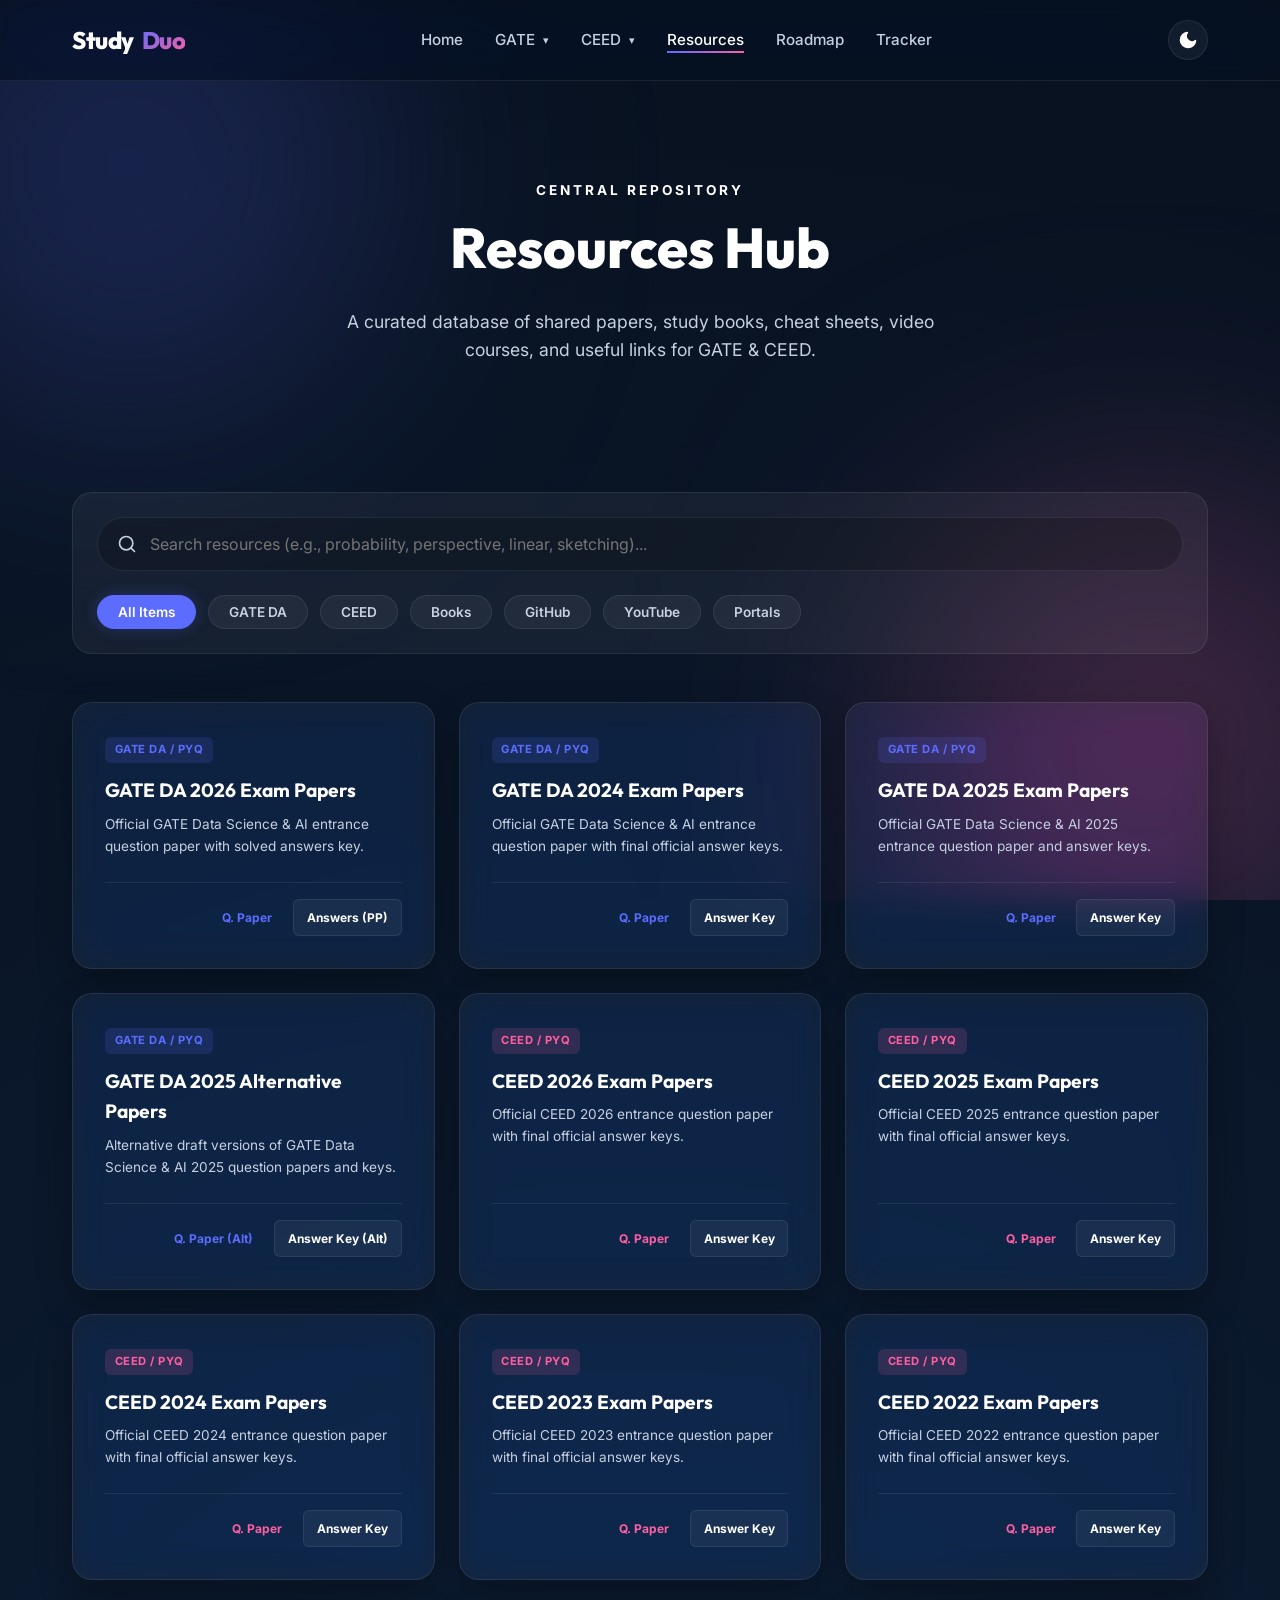
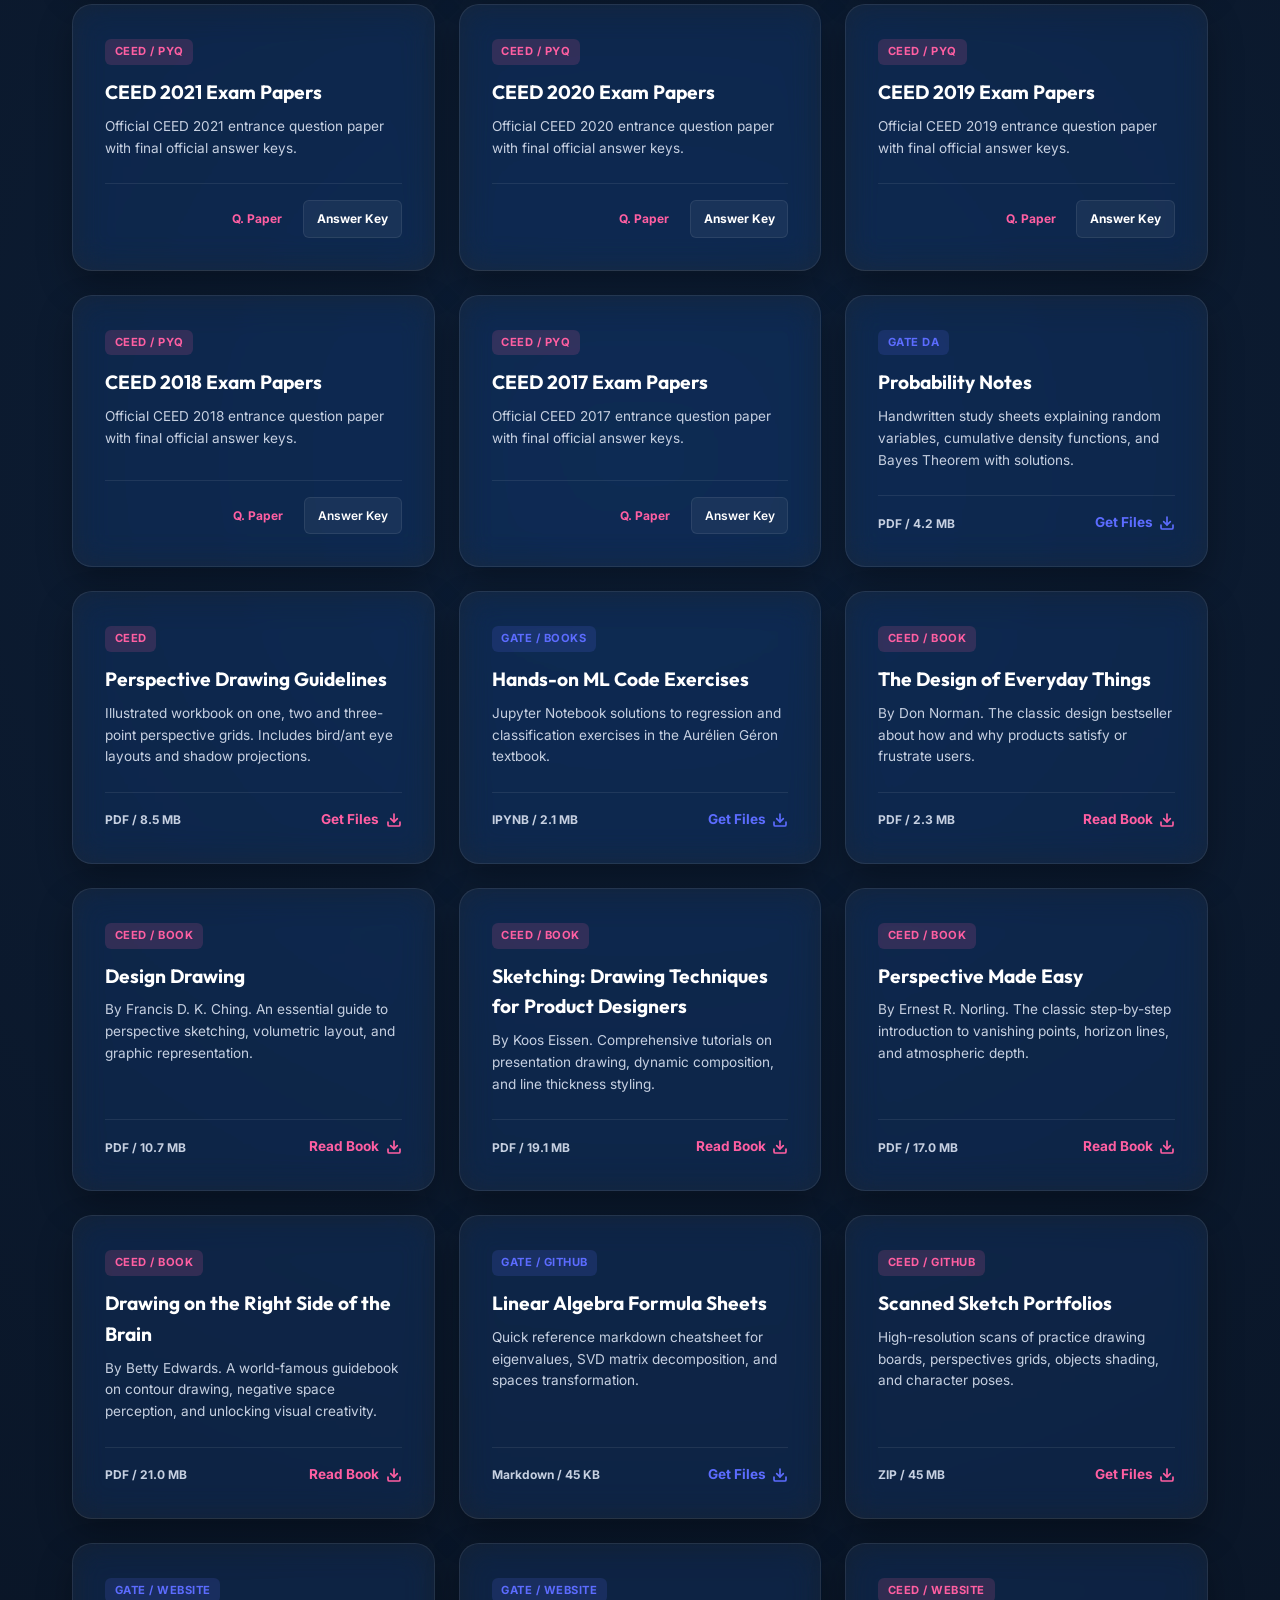
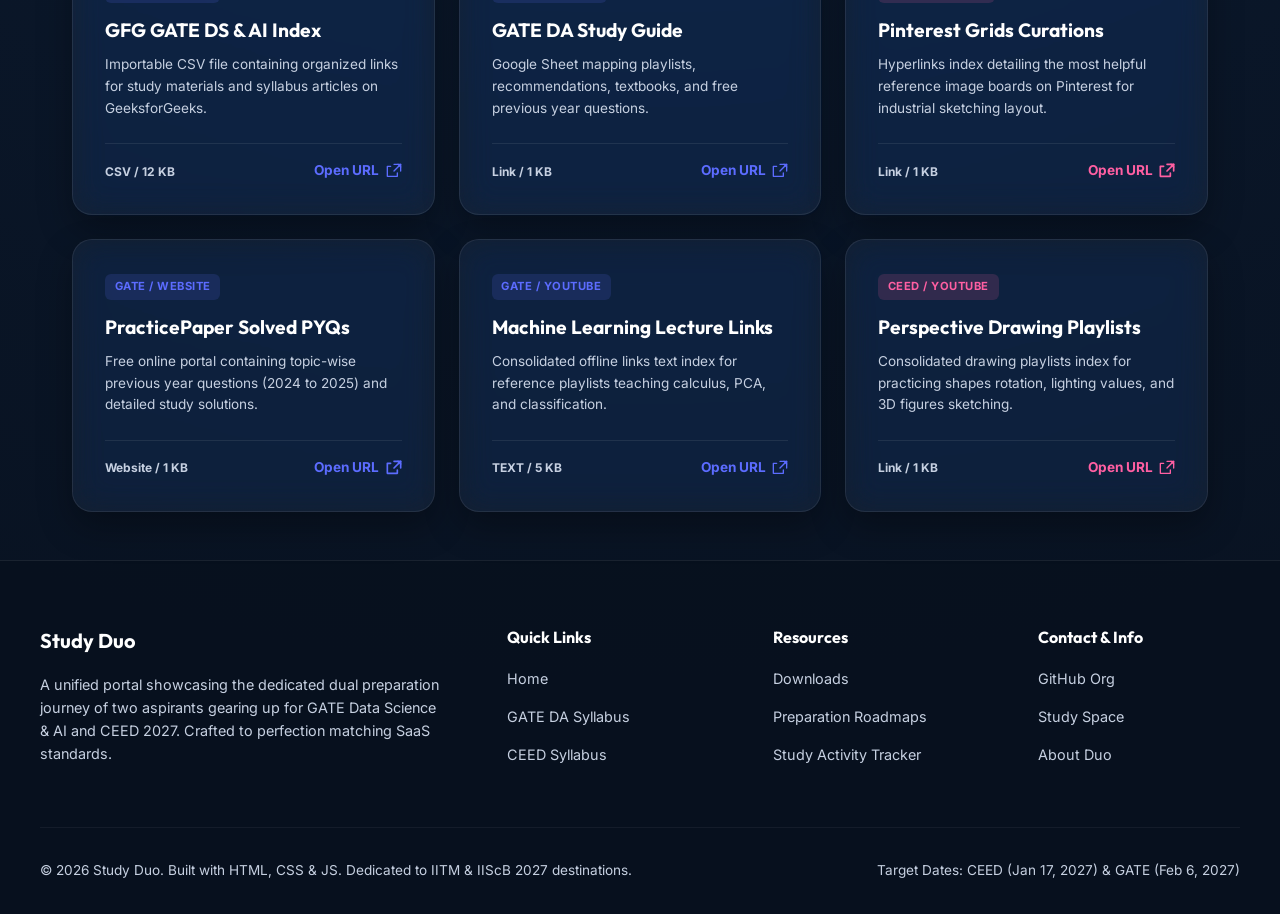
<file: pages/resources.html>
<!DOCTYPE html>
<html lang="en" data-theme="dark">

<head>
    <meta charset="UTF-8">
    <meta name="viewport" content="width=device-width, initial-scale=1.0">
    <title>Resources Hub - Study Duo</title>
    <link rel="stylesheet" href="../css/style.css">
</head>

<body id="resources-page">

    <!-- Floating Glowing Blobs -->
    <div class="floating-blobs">
        <div class="blob blob-blue"></div>
        <div class="blob blob-pink"></div>
    </div>

    <!-- Universal Header Navbar (Subfolder relative) -->
    <header>
        <div class="nav-container">
            <a href="../index.html" class="logo">
                Study<span class="duo">Duo</span>
            </a>

            <ul class="nav-links" id="nav-links">
                <li><a href="../index.html">Home</a></li>
                <li class="nav-dropdown" data-theme="blue">
                    <a href="gate.html">GATE <span class="dd-arrow">▾</span></a>
                    <div class="dropdown-menu">
                        <a href="gate.html#gate-syllabus">📘 Syllabus</a>
                        <a href="gate.html#gate-youtube">▶ YouTube Playlists</a>
                        <a href="gate.html#gate-books">📚 Textbooks</a>
                        <div class="dd-divider"></div>
                        <a href="gate.html#gate-papers">📄 Past Papers</a>
                    </div>
                </li>
                <li class="nav-dropdown" data-theme="pink">
                    <a href="ceed.html">CEED <span class="dd-arrow">▾</span></a>
                    <div class="dropdown-menu">
                        <a href="ceed.html#ceed-syllabus">🎨 Syllabus Part A</a>
                        <a href="ceed.html#ceed-part-b">✏️ Syllabus Part B</a>
                        <a href="ceed.html#ceed-books">📚 Recommended Books</a>
                        <div class="dd-divider"></div>
                        <a href="ceed.html#ceed-papers">📄 Past Papers</a>
                    </div>
                </li>
                <li><a href="resources.html" class="active">Resources</a></li>
                <li><a href="roadmap.html">Roadmap</a></li>
                <li><a href="tracker.html">Tracker</a></li>
            </ul>

            <div class="controls">
                <button class="theme-toggle" id="theme-toggle" aria-label="Toggle Theme">
                    <svg class="sun-icon" viewBox="0 0 24 24" fill="none" stroke="currentColor" stroke-width="2"
                        stroke-linecap="round" stroke-linejoin="round">
                        <circle cx="12" cy="12" r="5"></circle>
                        <line x1="12" y1="1" x2="12" y2="3"></line>
                        <line x1="12" y1="21" x2="12" y2="23"></line>
                        <line x1="4.22" y1="4.22" x2="5.64" y2="5.64"></line>
                        <line x1="18.36" y1="18.36" x2="19.78" y2="19.78"></line>
                        <line x1="1" y1="12" x2="3" y2="12"></line>
                        <line x1="21" y1="12" x2="23" y2="12"></line>
                        <line x1="4.22" y1="19.78" x2="5.64" y2="18.36"></line>
                        <line x1="18.36" y1="5.64" x2="19.78" y2="4.22"></line>
                    </svg>
                    <svg class="moon-icon" viewBox="0 0 24 24" fill="none" stroke="currentColor" stroke-width="2"
                        stroke-linecap="round" stroke-linejoin="round">
                        <path d="M21 12.79A9 9 0 1 1 11.21 3 7 7 0 0 0 21 12.79z"></path>
                    </svg>
                </button>

                <button class="mobile-menu-btn" id="mobile-menu-btn" aria-label="Open Mobile Menu">
                    <svg xmlns="http://www.w3.org/2000/svg" width="24" height="24" viewBox="0 0 24 24" fill="none"
                        stroke="currentColor" stroke-width="2" stroke-linecap="round" stroke-linejoin="round">
                        <line x1="3" y1="12" x2="21" y2="12"></line>
                        <line x1="3" y1="6" x2="21" y2="6"></line>
                        <line x1="3" y1="18" x2="21" y2="18"></line>
                    </svg>
                </button>
            </div>
        </div>
    </header>

    <!-- Hero Banner -->
    <section class="subpage-hero">
        <span class="hero-tag">Central Repository</span>
        <h1 class="subpage-title">Resources Hub</h1>
        <p class="subpage-subtitle">A curated database of shared papers, study books, cheat sheets, video courses, and
            useful links for GATE & CEED.</p>
    </section>

    <!-- Search & Catalog Filters Container -->
    <div class="container">

        <div class="filter-search-container">
            <!-- Search Input Grid Mock -->
            <div class="search-wrapper">
                <svg xmlns="http://www.w3.org/2000/svg" width="20" height="20" viewBox="0 0 24 24" fill="none"
                    stroke="currentColor" stroke-width="2" stroke-linecap="round" stroke-linejoin="round">
                    <circle cx="11" cy="11" r="8"></circle>
                    <line x1="21" y1="21" x2="16.65" y2="16.65"></line>
                </svg>
                <input type="text" id="r-search" class="search-input"
                    placeholder="Search resources (e.g., probability, perspective, linear, sketching)...">
            </div>

            <!-- Categories Pills -->
            <div class="filters-wrapper">
                <button class="filter-btn active" data-filter="all">All Items</button>
                <button class="filter-btn" data-filter="gate">GATE DA</button>
                <button class="filter-btn filter-pink" data-filter="ceed">CEED</button>
                <button class="filter-btn" data-filter="books">Books</button>
                <button class="filter-btn" data-filter="github">GitHub</button>
                <button class="filter-btn" data-filter="youtube">YouTube</button>
                <button class="filter-btn" data-filter="websites">Portals</button>
            </div>
        </div>

        <!-- Responsive Cards Grid -->
        <div class="download-grid">

            <!-- GATE DA 2026 Package -->
            <div class="glass-card resource-dl-card" data-category="gate">
                <div class="dl-card-content">
                    <span class="dl-badge dl-badge-gate">GATE DA / PYQ</span>
                    <h3>GATE DA 2026 Exam Papers</h3>
                    <p>Official GATE Data Science & AI entrance question paper with solved answers key.</p>
                </div>
                <div class="dl-card-actions" style="gap: 0.5rem; justify-content: flex-end; width: 100%;">
                    <a href="https://drive.google.com/file/d/1e32cH0m4ywNvsEuvs74QAs5hOooZEPx3/view?usp=sharing"
                        target="_blank" class="dl-btn gate-theme-link"
                        style="padding: 0.5rem 0.8rem; font-size: 0.75rem; border-radius: 6px;">Q. Paper</a>
                    <a href="https://practicepaper.in/gate-da/gate-da-subject-wise-previous-year-questions-with-solutions"
                        target="_blank" class="dl-btn"
                        style="padding: 0.5rem 0.8rem; font-size: 0.75rem; border-radius: 6px; background: rgba(255,255,255,0.05); border: 1px solid var(--card-border); color: #fff;">Answers
                        (PP)</a>
                </div>
            </div>

            <!-- GATE DA 2024 Package -->
            <div class="glass-card resource-dl-card" data-category="gate">
                <div class="dl-card-content">
                    <span class="dl-badge dl-badge-gate">GATE DA / PYQ</span>
                    <h3>GATE DA 2024 Exam Papers</h3>
                    <p>Official GATE Data Science & AI entrance question paper with final official answer keys.</p>
                </div>
                <div class="dl-card-actions" style="gap: 0.5rem; justify-content: flex-end; width: 100%;">
                    <a href="../syllabus/gate_da/question_papers/DA24S1.pdf" target="_blank"
                        class="dl-btn gate-theme-link"
                        style="padding: 0.5rem 0.8rem; font-size: 0.75rem; border-radius: 6px;">Q. Paper</a>
                    <a href="../syllabus/gate_da/answers/DAFinalAnswerKey.pdf" target="_blank" class="dl-btn"
                        style="padding: 0.5rem 0.8rem; font-size: 0.75rem; border-radius: 6px; background: rgba(255,255,255,0.05); border: 1px solid var(--card-border); color: #fff;">Answer
                        Key</a>
                </div>
            </div>

            <!-- GATE DA 2025 Package -->
            <div class="glass-card resource-dl-card" data-category="gate">
                <div class="dl-card-content">
                    <span class="dl-badge dl-badge-gate">GATE DA / PYQ</span>
                    <h3>GATE DA 2025 Exam Papers</h3>
                    <p>Official GATE Data Science & AI 2025 entrance question paper and answer keys.</p>
                </div>
                <div class="dl-card-actions" style="gap: 0.5rem; justify-content: flex-end; width: 100%;">
                    <a href="../syllabus/gate_da/question_papers/DA.pdf" target="_blank" class="dl-btn gate-theme-link"
                        style="padding: 0.5rem 0.8rem; font-size: 0.75rem; border-radius: 6px;">Q. Paper</a>
                    <a href="../syllabus/gate_da/answers/DA_Keys.pdf" target="_blank" class="dl-btn"
                        style="padding: 0.5rem 0.8rem; font-size: 0.75rem; border-radius: 6px; background: rgba(255,255,255,0.05); border: 1px solid var(--card-border); color: #fff;">Answer
                        Key</a>
                </div>
            </div>

            <!-- GATE DA 2025 Alternative Package -->
            <div class="glass-card resource-dl-card" data-category="gate">
                <div class="dl-card-content">
                    <span class="dl-badge dl-badge-gate">GATE DA / PYQ</span>
                    <h3>GATE DA 2025 Alternative Papers</h3>
                    <p>Alternative draft versions of GATE Data Science & AI 2025 question papers and keys.</p>
                </div>
                <div class="dl-card-actions" style="gap: 0.5rem; justify-content: flex-end; width: 100%;">
                    <a href="../syllabus/gate_da/question_papers/DA (1).pdf" target="_blank"
                        class="dl-btn gate-theme-link"
                        style="padding: 0.5rem 0.8rem; font-size: 0.75rem; border-radius: 6px;">Q. Paper (Alt)</a>
                    <a href="../syllabus/gate_da/answers/DA_Keys (1).pdf" target="_blank" class="dl-btn"
                        style="padding: 0.5rem 0.8rem; font-size: 0.75rem; border-radius: 6px; background: rgba(255,255,255,0.05); border: 1px solid var(--card-border); color: #fff;">Answer
                        Key (Alt)</a>
                </div>
            </div>

            <!-- CEED 2026 Package -->
            <div class="glass-card resource-dl-card" data-category="ceed">
                <div class="dl-card-content">
                    <span class="dl-badge dl-badge-ceed">CEED / PYQ</span>
                    <h3>CEED 2026 Exam Papers</h3>
                    <p>Official CEED 2026 entrance question paper with final official answer keys.</p>
                </div>
                <div class="dl-card-actions" style="gap: 0.5rem; justify-content: flex-end; width: 100%;">
                    <a href="../syllabus/ceed/question_papers/CEED_2026_Question_Paper.pdf" target="_blank"
                        class="dl-btn ceed-theme-link"
                        style="padding: 0.5rem 0.8rem; font-size: 0.75rem; border-radius: 6px;">Q. Paper</a>
                    <a href="../syllabus/ceed/answers/CEED_2026_Answer_Key.pdf" target="_blank" class="dl-btn"
                        style="padding: 0.5rem 0.8rem; font-size: 0.75rem; border-radius: 6px; background: rgba(255,255,255,0.05); border: 1px solid var(--card-border); color: #fff;">Answer
                        Key</a>
                </div>
            </div>

            <!-- CEED 2025 Package -->
            <div class="glass-card resource-dl-card" data-category="ceed">
                <div class="dl-card-content">
                    <span class="dl-badge dl-badge-ceed">CEED / PYQ</span>
                    <h3>CEED 2025 Exam Papers</h3>
                    <p>Official CEED 2025 entrance question paper with final official answer keys.</p>
                </div>
                <div class="dl-card-actions" style="gap: 0.5rem; justify-content: flex-end; width: 100%;">
                    <a href="../syllabus/ceed/question_papers/CEED_2025_Question_Paper.pdf" target="_blank"
                        class="dl-btn ceed-theme-link"
                        style="padding: 0.5rem 0.8rem; font-size: 0.75rem; border-radius: 6px;">Q. Paper</a>
                    <a href="../syllabus/ceed/answers/CEED_2025_Answer_Key.pdf" target="_blank" class="dl-btn"
                        style="padding: 0.5rem 0.8rem; font-size: 0.75rem; border-radius: 6px; background: rgba(255,255,255,0.05); border: 1px solid var(--card-border); color: #fff;">Answer
                        Key</a>
                </div>
            </div>

            <!-- CEED 2024 Package -->
            <div class="glass-card resource-dl-card" data-category="ceed">
                <div class="dl-card-content">
                    <span class="dl-badge dl-badge-ceed">CEED / PYQ</span>
                    <h3>CEED 2024 Exam Papers</h3>
                    <p>Official CEED 2024 entrance question paper with final official answer keys.</p>
                </div>
                <div class="dl-card-actions" style="gap: 0.5rem; justify-content: flex-end; width: 100%;">
                    <a href="../syllabus/ceed/question_papers/CEED_2024_Question_Paper.pdf" target="_blank"
                        class="dl-btn ceed-theme-link"
                        style="padding: 0.5rem 0.8rem; font-size: 0.75rem; border-radius: 6px;">Q. Paper</a>
                    <a href="../syllabus/ceed/answers/CEED_2024_Answer_Key.pdf" target="_blank" class="dl-btn"
                        style="padding: 0.5rem 0.8rem; font-size: 0.75rem; border-radius: 6px; background: rgba(255,255,255,0.05); border: 1px solid var(--card-border); color: #fff;">Answer
                        Key</a>
                </div>
            </div>

            <!-- CEED 2023 Package -->
            <div class="glass-card resource-dl-card" data-category="ceed">
                <div class="dl-card-content">
                    <span class="dl-badge dl-badge-ceed">CEED / PYQ</span>
                    <h3>CEED 2023 Exam Papers</h3>
                    <p>Official CEED 2023 entrance question paper with final official answer keys.</p>
                </div>
                <div class="dl-card-actions" style="gap: 0.5rem; justify-content: flex-end; width: 100%;">
                    <a href="../syllabus/ceed/question_papers/CEED_2023_Question_Paper.pdf" target="_blank"
                        class="dl-btn ceed-theme-link"
                        style="padding: 0.5rem 0.8rem; font-size: 0.75rem; border-radius: 6px;">Q. Paper</a>
                    <a href="../syllabus/ceed/answers/CEED_2023_Answer_Key.pdf" target="_blank" class="dl-btn"
                        style="padding: 0.5rem 0.8rem; font-size: 0.75rem; border-radius: 6px; background: rgba(255,255,255,0.05); border: 1px solid var(--card-border); color: #fff;">Answer
                        Key</a>
                </div>
            </div>

            <!-- CEED 2022 Package -->
            <div class="glass-card resource-dl-card" data-category="ceed">
                <div class="dl-card-content">
                    <span class="dl-badge dl-badge-ceed">CEED / PYQ</span>
                    <h3>CEED 2022 Exam Papers</h3>
                    <p>Official CEED 2022 entrance question paper with final official answer keys.</p>
                </div>
                <div class="dl-card-actions" style="gap: 0.5rem; justify-content: flex-end; width: 100%;">
                    <a href="../syllabus/ceed/question_papers/CEED_2022_Qestion_Paper.pdf" target="_blank"
                        class="dl-btn ceed-theme-link"
                        style="padding: 0.5rem 0.8rem; font-size: 0.75rem; border-radius: 6px;">Q. Paper</a>
                    <a href="../syllabus/ceed/answers/CEED_2022_Answer_Key.pdf" target="_blank" class="dl-btn"
                        style="padding: 0.5rem 0.8rem; font-size: 0.75rem; border-radius: 6px; background: rgba(255,255,255,0.05); border: 1px solid var(--card-border); color: #fff;">Answer
                        Key</a>
                </div>
            </div>

            <!-- CEED 2021 Package -->
            <div class="glass-card resource-dl-card" data-category="ceed">
                <div class="dl-card-content">
                    <span class="dl-badge dl-badge-ceed">CEED / PYQ</span>
                    <h3>CEED 2021 Exam Papers</h3>
                    <p>Official CEED 2021 entrance question paper with final official answer keys.</p>
                </div>
                <div class="dl-card-actions" style="gap: 0.5rem; justify-content: flex-end; width: 100%;">
                    <a href="../syllabus/ceed/question_papers/CEED_2021_Question_Paper.pdf" target="_blank"
                        class="dl-btn ceed-theme-link"
                        style="padding: 0.5rem 0.8rem; font-size: 0.75rem; border-radius: 6px;">Q. Paper</a>
                    <a href="../syllabus/ceed/answers/CEED_2021_Answer_Key.pdf" target="_blank" class="dl-btn"
                        style="padding: 0.5rem 0.8rem; font-size: 0.75rem; border-radius: 6px; background: rgba(255,255,255,0.05); border: 1px solid var(--card-border); color: #fff;">Answer
                        Key</a>
                </div>
            </div>

            <!-- CEED 2020 Package -->
            <div class="glass-card resource-dl-card" data-category="ceed">
                <div class="dl-card-content">
                    <span class="dl-badge dl-badge-ceed">CEED / PYQ</span>
                    <h3>CEED 2020 Exam Papers</h3>
                    <p>Official CEED 2020 entrance question paper with final official answer keys.</p>
                </div>
                <div class="dl-card-actions" style="gap: 0.5rem; justify-content: flex-end; width: 100%;">
                    <a href="../syllabus/ceed/question_papers/CEED_2020_Question_Paper.pdf" target="_blank"
                        class="dl-btn ceed-theme-link"
                        style="padding: 0.5rem 0.8rem; font-size: 0.75rem; border-radius: 6px;">Q. Paper</a>
                    <a href="../syllabus/ceed/answers/CEED_2020_Answer_Key.pdf" target="_blank" class="dl-btn"
                        style="padding: 0.5rem 0.8rem; font-size: 0.75rem; border-radius: 6px; background: rgba(255,255,255,0.05); border: 1px solid var(--card-border); color: #fff;">Answer
                        Key</a>
                </div>
            </div>

            <!-- CEED 2019 Package -->
            <div class="glass-card resource-dl-card" data-category="ceed">
                <div class="dl-card-content">
                    <span class="dl-badge dl-badge-ceed">CEED / PYQ</span>
                    <h3>CEED 2019 Exam Papers</h3>
                    <p>Official CEED 2019 entrance question paper with final official answer keys.</p>
                </div>
                <div class="dl-card-actions" style="gap: 0.5rem; justify-content: flex-end; width: 100%;">
                    <a href="../syllabus/ceed/question_papers/CEED_2019_Question_Paper.pdf" target="_blank"
                        class="dl-btn ceed-theme-link"
                        style="padding: 0.5rem 0.8rem; font-size: 0.75rem; border-radius: 6px;">Q. Paper</a>
                    <a href="../syllabus/ceed/answers/CEED_2019_Answer_Key.pdf" target="_blank" class="dl-btn"
                        style="padding: 0.5rem 0.8rem; font-size: 0.75rem; border-radius: 6px; background: rgba(255,255,255,0.05); border: 1px solid var(--card-border); color: #fff;">Answer
                        Key</a>
                </div>
            </div>

            <!-- CEED 2018 Package -->
            <div class="glass-card resource-dl-card" data-category="ceed">
                <div class="dl-card-content">
                    <span class="dl-badge dl-badge-ceed">CEED / PYQ</span>
                    <h3>CEED 2018 Exam Papers</h3>
                    <p>Official CEED 2018 entrance question paper with final official answer keys.</p>
                </div>
                <div class="dl-card-actions" style="gap: 0.5rem; justify-content: flex-end; width: 100%;">
                    <a href="../syllabus/ceed/question_papers/CEED_2018_Question_Paper.pdf" target="_blank"
                        class="dl-btn ceed-theme-link"
                        style="padding: 0.5rem 0.8rem; font-size: 0.75rem; border-radius: 6px;">Q. Paper</a>
                    <a href="../syllabus/ceed/answers/CEED_2018_Answer_Key.pdf" target="_blank" class="btn"
                        style="padding: 0.5rem 0.8rem; font-size: 0.75rem; border-radius: 6px; background: rgba(255,255,255,0.05); border: 1px solid var(--card-border); color: #fff; display: inline-flex; align-items: center; justify-content: center; text-decoration: none;">Answer
                        Key</a>
                </div>
            </div>

            <!-- CEED 2017 Package -->
            <div class="glass-card resource-dl-card" data-category="ceed">
                <div class="dl-card-content">
                    <span class="dl-badge dl-badge-ceed">CEED / PYQ</span>
                    <h3>CEED 2017 Exam Papers</h3>
                    <p>Official CEED 2017 entrance question paper with final official answer keys.</p>
                </div>
                <div class="dl-card-actions" style="gap: 0.5rem; justify-content: flex-end; width: 100%;">
                    <a href="../syllabus/ceed/question_papers/CEED_2017_Question_Paper.pdf" target="_blank"
                        class="dl-btn ceed-theme-link"
                        style="padding: 0.5rem 0.8rem; font-size: 0.75rem; border-radius: 6px;">Q. Paper</a>
                    <a href="../syllabus/ceed/answers/CEED_2017_Answer_Key.pdf" target="_blank" class="btn"
                        style="padding: 0.5rem 0.8rem; font-size: 0.75rem; border-radius: 6px; background: rgba(255,255,255,0.05); border: 1px solid var(--card-border); color: #fff; display: inline-flex; align-items: center; justify-content: center; text-decoration: none;">Answer
                        Key</a>
                </div>
            </div>

            <!-- Probability Notes -->
            <div class="glass-card resource-dl-card" data-category="gate">
                <div class="dl-card-content">
                    <span class="dl-badge dl-badge-gate">GATE DA</span>
                    <h3>Probability Notes</h3>
                    <p>Handwritten study sheets explaining random variables, cumulative density functions, and Bayes
                        Theorem with solutions.</p>
                </div>
                <div class="dl-card-actions">
                    <span class="dl-format">PDF / 4.2 MB</span>
                    <a href="https://github.com/studyduo2027/gate-notes" target="_blank" class="dl-btn gate-theme-link">
                        Get Files
                        <svg xmlns="http://www.w3.org/2000/svg" width="16" height="16" viewBox="0 0 24 24" fill="none"
                            stroke="currentColor" stroke-width="2.5" stroke-linecap="round" stroke-linejoin="round">
                            <path d="M21 15v4a2 2 0 0 1-2 2H5a2 2 0 0 1-2-2v-4"></path>
                            <polyline points="7 10 12 15 17 10"></polyline>
                            <line x1="12" y1="15" x2="12" y2="3"></line>
                        </svg>
                    </a>
                </div>
            </div>

            <!-- 2. Perspective Guide -->
            <div class="glass-card resource-dl-card" data-category="ceed">
                <div class="dl-card-content">
                    <span class="dl-badge dl-badge-ceed">CEED</span>
                    <h3>Perspective Drawing Guidelines</h3>
                    <p>Illustrated workbook on one, two and three-point perspective grids. Includes bird/ant eye layouts
                        and shadow projections.</p>
                </div>
                <div class="dl-card-actions">
                    <span class="dl-format">PDF / 8.5 MB</span>
                    <a href="https://github.com/studyduo2027/ceed-sketches" target="_blank"
                        class="dl-btn ceed-theme-link">
                        Get Files
                        <svg xmlns="http://www.w3.org/2000/svg" width="16" height="16" viewBox="0 0 24 24" fill="none"
                            stroke="currentColor" stroke-width="2.5" stroke-linecap="round" stroke-linejoin="round">
                            <path d="M21 15v4a2 2 0 0 1-2 2H5a2 2 0 0 1-2-2v-4"></path>
                            <polyline points="7 10 12 15 17 10"></polyline>
                            <line x1="12" y1="15" x2="12" y2="3"></line>
                        </svg>
                    </a>
                </div>
            </div>

            <!-- 3. Hands-on ML Exercises -->
            <div class="glass-card resource-dl-card" data-category="books">
                <div class="dl-card-content">
                    <span class="dl-badge dl-badge-gate">GATE / Books</span>
                    <h3>Hands-on ML Code Exercises</h3>
                    <p>Jupyter Notebook solutions to regression and classification exercises in the Aurélien Géron
                        textbook.</p>
                </div>
                <div class="dl-card-actions">
                    <span class="dl-format">IPYNB / 2.1 MB</span>
                    <a href="https://github.com/studyduo2027/gate-practice" target="_blank"
                        class="dl-btn gate-theme-link">
                        Get Files
                        <svg xmlns="http://www.w3.org/2000/svg" width="16" height="16" viewBox="0 0 24 24" fill="none"
                            stroke="currentColor" stroke-width="2.5" stroke-linecap="round" stroke-linejoin="round">
                            <path d="M21 15v4a2 2 0 0 1-2 2H5a2 2 0 0 1-2-2v-4"></path>
                            <polyline points="7 10 12 15 17 10"></polyline>
                            <line x1="12" y1="15" x2="12" y2="3"></line>
                        </svg>
                    </a>
                </div>
            </div>

            <!-- 4. Design of Everyday Things Book -->
            <div class="glass-card resource-dl-card" data-category="ceed,books">
                <div class="dl-card-content">
                    <span class="dl-badge dl-badge-ceed">CEED / Book</span>
                    <h3>The Design of Everyday Things</h3>
                    <p>By Don Norman. The classic design bestseller about how and why products satisfy or frustrate
                        users.</p>
                </div>
                <div class="dl-card-actions">
                    <span class="dl-format">PDF / 2.3 MB</span>
                    <a href="../books/Everyday Things.pdf" target="_blank" class="dl-btn ceed-theme-link">
                        Read Book
                        <svg xmlns="http://www.w3.org/2000/svg" width="16" height="16" viewBox="0 0 24 24" fill="none"
                            stroke="currentColor" stroke-width="2.5" stroke-linecap="round" stroke-linejoin="round">
                            <path d="M21 15v4a2 2 0 0 1-2 2H5a2 2 0 0 1-2-2v-4"></path>
                            <polyline points="7 10 12 15 17 10"></polyline>
                            <line x1="12" y1="15" x2="12" y2="3"></line>
                        </svg>
                    </a>
                </div>
            </div>

            <!-- 4b. Design Drawing Book -->
            <div class="glass-card resource-dl-card" data-category="ceed,books">
                <div class="dl-card-content">
                    <span class="dl-badge dl-badge-ceed">CEED / Book</span>
                    <h3>Design Drawing</h3>
                    <p>By Francis D. K. Ching. An essential guide to perspective sketching, volumetric layout, and
                        graphic representation.</p>
                </div>
                <div class="dl-card-actions">
                    <span class="dl-format">PDF / 10.7 MB</span>
                    <a href="../books/Design Drawing.pdf" target="_blank" class="dl-btn ceed-theme-link">
                        Read Book
                        <svg xmlns="http://www.w3.org/2000/svg" width="16" height="16" viewBox="0 0 24 24" fill="none"
                            stroke="currentColor" stroke-width="2.5" stroke-linecap="round" stroke-linejoin="round">
                            <path d="M21 15v4a2 2 0 0 1-2 2H5a2 2 0 0 1-2-2v-4"></path>
                            <polyline points="7 10 12 15 17 10"></polyline>
                            <line x1="12" y1="15" x2="12" y2="3"></line>
                        </svg>
                    </a>
                </div>
            </div>

            <!-- 4c. Sketching Tech Book -->
            <div class="glass-card resource-dl-card" data-category="ceed,books">
                <div class="dl-card-content">
                    <span class="dl-badge dl-badge-ceed">CEED / Book</span>
                    <h3>Sketching: Drawing Techniques for Product Designers</h3>
                    <p>By Koos Eissen. Comprehensive tutorials on presentation drawing, dynamic composition, and line
                        thickness styling.</p>
                </div>
                <div class="dl-card-actions">
                    <span class="dl-format">PDF / 19.1 MB</span>
                    <a href="../books/Sketching Tech.pdf" target="_blank" class="dl-btn ceed-theme-link">
                        Read Book
                        <svg xmlns="http://www.w3.org/2000/svg" width="16" height="16" viewBox="0 0 24 24" fill="none"
                            stroke="currentColor" stroke-width="2.5" stroke-linecap="round" stroke-linejoin="round">
                            <path d="M21 15v4a2 2 0 0 1-2 2H5a2 2 0 0 1-2-2v-4"></path>
                            <polyline points="7 10 12 15 17 10"></polyline>
                            <line x1="12" y1="15" x2="12" y2="3"></line>
                        </svg>
                    </a>
                </div>
            </div>

            <!-- 4d. Perspective Made Easy Book -->
            <div class="glass-card resource-dl-card" data-category="ceed,books">
                <div class="dl-card-content">
                    <span class="dl-badge dl-badge-ceed">CEED / Book</span>
                    <h3>Perspective Made Easy</h3>
                    <p>By Ernest R. Norling. The classic step-by-step introduction to vanishing points, horizon lines,
                        and atmospheric depth.</p>
                </div>
                <div class="dl-card-actions">
                    <span class="dl-format">PDF / 17.0 MB</span>
                    <a href="../books/Perspective Easy.pdf" target="_blank" class="dl-btn ceed-theme-link">
                        Read Book
                        <svg xmlns="http://www.w3.org/2000/svg" width="16" height="16" viewBox="0 0 24 24" fill="none"
                            stroke="currentColor" stroke-width="2.5" stroke-linecap="round" stroke-linejoin="round">
                            <path d="M21 15v4a2 2 0 0 1-2 2H5a2 2 0 0 1-2-2v-4"></path>
                            <polyline points="7 10 12 15 17 10"></polyline>
                            <line x1="12" y1="15" x2="12" y2="3"></line>
                        </svg>
                    </a>
                </div>
            </div>

            <!-- 4e. Drawing on the Right Side of the Brain Book -->
            <div class="glass-card resource-dl-card" data-category="ceed,books">
                <div class="dl-card-content">
                    <span class="dl-badge dl-badge-ceed">CEED / Book</span>
                    <h3>Drawing on the Right Side of the Brain</h3>
                    <p>By Betty Edwards. A world-famous guidebook on contour drawing, negative space perception, and
                        unlocking visual creativity.</p>
                </div>
                <div class="dl-card-actions">
                    <span class="dl-format">PDF / 21.0 MB</span>
                    <a href="../books/Right Side Drawing.pdf" target="_blank" class="dl-btn ceed-theme-link">
                        Read Book
                        <svg xmlns="http://www.w3.org/2000/svg" width="16" height="16" viewBox="0 0 24 24" fill="none"
                            stroke="currentColor" stroke-width="2.5" stroke-linecap="round" stroke-linejoin="round">
                            <path d="M21 15v4a2 2 0 0 1-2 2H5a2 2 0 0 1-2-2v-4"></path>
                            <polyline points="7 10 12 15 17 10"></polyline>
                            <line x1="12" y1="15" x2="12" y2="3"></line>
                        </svg>
                    </a>
                </div>
            </div>

            <!-- 5. Linear Algebra Cheatsheet -->
            <div class="glass-card resource-dl-card" data-category="github">
                <div class="dl-card-content">
                    <span class="dl-badge dl-badge-gate">GATE / GitHub</span>
                    <h3>Linear Algebra Formula Sheets</h3>
                    <p>Quick reference markdown cheatsheet for eigenvalues, SVD matrix decomposition, and spaces
                        transformation.</p>
                </div>
                <div class="dl-card-actions">
                    <span class="dl-format">Markdown / 45 KB</span>
                    <a href="https://github.com/studyduo2027/gate-cheatsheets" target="_blank"
                        class="dl-btn gate-theme-link">
                        Get Files
                        <svg xmlns="http://www.w3.org/2000/svg" width="16" height="16" viewBox="0 0 24 24" fill="none"
                            stroke="currentColor" stroke-width="2.5" stroke-linecap="round" stroke-linejoin="round">
                            <path d="M21 15v4a2 2 0 0 1-2 2H5a2 2 0 0 1-2-2v-4"></path>
                            <polyline points="7 10 12 15 17 10"></polyline>
                            <line x1="12" y1="15" x2="12" y2="3"></line>
                        </svg>
                    </a>
                </div>
            </div>

            <!-- 6. CEED Sketching Scans -->
            <div class="glass-card resource-dl-card" data-category="github">
                <div class="dl-card-content">
                    <span class="dl-badge dl-badge-ceed">CEED / GitHub</span>
                    <h3>Scanned Sketch Portfolios</h3>
                    <p>High-resolution scans of practice drawing boards, perspectives grids, objects shading, and
                        character poses.</p>
                </div>
                <div class="dl-card-actions">
                    <span class="dl-format">ZIP / 45 MB</span>
                    <a href="https://github.com/studyduo2027/ceed-sketches" target="_blank"
                        class="dl-btn ceed-theme-link">
                        Get Files
                        <svg xmlns="http://www.w3.org/2000/svg" width="16" height="16" viewBox="0 0 24 24" fill="none"
                            stroke="currentColor" stroke-width="2.5" stroke-linecap="round" stroke-linejoin="round">
                            <path d="M21 15v4a2 2 0 0 1-2 2H5a2 2 0 0 1-2-2v-4"></path>
                            <polyline points="7 10 12 15 17 10"></polyline>
                            <line x1="12" y1="15" x2="12" y2="3"></line>
                        </svg>
                    </a>
                </div>
            </div>

            <!-- 7. GFG Syllabus Links -->
            <div class="glass-card resource-dl-card" data-category="websites">
                <div class="dl-card-content">
                    <span class="dl-badge dl-badge-gate">GATE / Website</span>
                    <h3>GFG GATE DS & AI Index</h3>
                    <p>Importable CSV file containing organized links for study materials and syllabus articles on
                        GeeksforGeeks.</p>
                </div>
                <div class="dl-card-actions">
                    <span class="dl-format">CSV / 12 KB</span>
                    <a href="https://www.geeksforgeeks.org/gate-data-science-and-artificial-intelligence-syllabus/"
                        target="_blank" class="dl-btn gate-theme-link">
                        Open URL
                        <svg xmlns="http://www.w3.org/2000/svg" width="16" height="16" viewBox="0 0 24 24" fill="none"
                            stroke="currentColor" stroke-width="2" stroke-linecap="round" stroke-linejoin="round">
                            <line x1="18" y1="2" x2="22" y2="6"></line>
                            <path d="M7 5H2v15h15v-5"></path>
                            <polyline points="12 2 22 2 22 12"></polyline>
                            <line x1="12" y1="12" x2="22" y2="2"></line>
                        </svg>
                    </a>
                </div>
            </div>

            <!-- 7b. Google Sheet Study Guide -->
            <div class="glass-card resource-dl-card" data-category="websites">
                <div class="dl-card-content">
                    <span class="dl-badge dl-badge-gate">GATE / Website</span>
                    <h3>GATE DA Study Guide</h3>
                    <p>Google Sheet mapping playlists, recommendations, textbooks, and free previous year questions.</p>
                </div>
                <div class="dl-card-actions">
                    <span class="dl-format">Link / 1 KB</span>
                    <a href="https://docs.google.com/spreadsheets/d/13d_yEzcMis4eu-p5cklONOPnmidcd81Ytu6ourMz-gs/edit?gid=1371296628#gid=1371296628"
                        target="_blank" class="dl-btn gate-theme-link">
                        Open URL
                        <svg xmlns="http://www.w3.org/2000/svg" width="16" height="16" viewBox="0 0 24 24" fill="none"
                            stroke="currentColor" stroke-width="2" stroke-linecap="round" stroke-linejoin="round">
                            <line x1="18" y1="2" x2="22" y2="6"></line>
                            <path d="M7 5H2v15h15v-5"></path>
                            <polyline points="12 2 22 2 22 12"></polyline>
                            <line x1="12" y1="12" x2="22" y2="2"></line>
                        </svg>
                    </a>
                </div>
            </div>

            <!-- 8. Pinterest Sketches Grid -->
            <div class="glass-card resource-dl-card" data-category="websites">
                <div class="dl-card-content">
                    <span class="dl-badge dl-badge-ceed">CEED / Website</span>
                    <h3>Pinterest Grids Curations</h3>
                    <p>Hyperlinks index detailing the most helpful reference image boards on Pinterest for industrial
                        sketching layout.</p>
                </div>
                <div class="dl-card-actions">
                    <span class="dl-format">Link / 1 KB</span>
                    <a href="https://www.pinterest.com/" target="_blank" class="dl-btn ceed-theme-link">
                        Open URL
                        <svg xmlns="http://www.w3.org/2000/svg" width="16" height="16" viewBox="0 0 24 24" fill="none"
                            stroke="currentColor" stroke-width="2.5" stroke-linecap="round" stroke-linejoin="round">
                            <line x1="18" y1="2" x2="22" y2="6"></line>
                            <path d="M7 5H2v15h15v-5"></path>
                            <polyline points="12 2 22 2 22 12"></polyline>
                            <line x1="12" y1="12" x2="22" y2="2"></line>
                        </svg>
                    </a>
                </div>
            </div>

            <!-- 8b. PracticePaper Solved PYQ Portal -->
            <div class="glass-card resource-dl-card" data-category="websites">
                <div class="dl-card-content">
                    <span class="dl-badge dl-badge-gate">GATE / Website</span>
                    <h3>PracticePaper Solved PYQs</h3>
                    <p>Free online portal containing topic-wise previous year questions (2024 to 2025) and detailed
                        study solutions.</p>
                </div>
                <div class="dl-card-actions">
                    <span class="dl-format">Website / 1 KB</span>
                    <a href="https://practicepaper.in/gate-da/gate-da-subject-wise-previous-year-questions-with-solutions"
                        target="_blank" class="dl-btn gate-theme-link">
                        Open URL
                        <svg xmlns="http://www.w3.org/2000/svg" width="16" height="16" viewBox="0 0 24 24" fill="none"
                            stroke="currentColor" stroke-width="2.5" stroke-linecap="round" stroke-linejoin="round">
                            <line x1="18" y1="2" x2="22" y2="6"></line>
                            <path d="M7 5H2v15h15v-5"></path>
                            <polyline points="12 2 22 2 22 12"></polyline>
                            <line x1="12" y1="12" x2="22" y2="2"></line>
                        </svg>
                    </a>
                </div>
            </div>

            <!-- 9. Machine Learning YouTube Playlists -->
            <div class="glass-card resource-dl-card" data-category="youtube">
                <div class="dl-card-content">
                    <span class="dl-badge dl-badge-gate">GATE / YouTube</span>
                    <h3>Machine Learning Lecture Links</h3>
                    <p>Consolidated offline links text index for reference playlists teaching calculus, PCA, and
                        classification.</p>
                </div>
                <div class="dl-card-actions">
                    <span class="dl-format">TEXT / 5 KB</span>
                    <a href="https://www.youtube.com/playlist?list=PLUljC9Idi5NGnEGYaByO3KN3A5hJoAM1F" target="_blank"
                        class="dl-btn gate-theme-link">
                        Open URL
                        <svg xmlns="http://www.w3.org/2000/svg" width="16" height="16" viewBox="0 0 24 24" fill="none"
                            stroke="currentColor" stroke-width="2" stroke-linecap="round" stroke-linejoin="round">
                            <line x1="18" y1="2" x2="22" y2="6"></line>
                            <path d="M7 5H2v15h15v-5"></path>
                            <polyline points="12 2 22 2 22 12"></polyline>
                            <line x1="12" y1="12" x2="22" y2="2"></line>
                        </svg>
                    </a>
                </div>
            </div>

            <!-- 10. Perspective YouTube Playlists -->
            <div class="glass-card resource-dl-card" data-category="youtube">
                <div class="dl-card-content">
                    <span class="dl-badge dl-badge-ceed">CEED / YouTube</span>
                    <h3>Perspective Drawing Playlists</h3>
                    <p>Consolidated drawing playlists index for practicing shapes rotation, lighting values, and 3D
                        figures sketching.</p>
                </div>
                <div class="dl-card-actions">
                    <span class="dl-format">Link / 1 KB</span>
                    <a href="https://youtube.com/playlist?list=PLpQQ6h53DeIT2LpZwTogQY8_n_B3kidxh" target="_blank"
                        class="dl-btn ceed-theme-link">
                        Open URL
                        <svg xmlns="http://www.w3.org/2000/svg" width="16" height="16" viewBox="0 0 24 24" fill="none"
                            stroke="currentColor" stroke-width="2" stroke-linecap="round" stroke-linejoin="round">
                            <line x1="18" y1="2" x2="22" y2="6"></line>
                            <path d="M7 5H2v15h15v-5"></path>
                            <polyline points="12 2 22 2 22 12"></polyline>
                            <line x1="12" y1="12" x2="22" y2="2"></line>
                        </svg>
                    </a>
                </div>
            </div>

        </div>

    </div>

    <!-- Universal Footer -->
    <footer>
        <div class="footer-content">
            <div class="footer-about">
                <h4>Study Duo</h4>
                <p>A unified portal showcasing the dedicated dual preparation journey of two aspirants gearing up for
                    GATE Data Science & AI and CEED 2027. Crafted to perfection matching SaaS standards.</p>
            </div>
            <div class="footer-links">
                <h5>Quick Links</h5>
                <ul>
                    <li><a href="../index.html">Home</a></li>
                    <li><a href="gate.html">GATE DA Syllabus</a></li>
                    <li><a href="ceed.html">CEED Syllabus</a></li>
                </ul>
            </div>
            <div class="footer-links">
                <h5>Resources</h5>
                <ul>
                    <li><a href="resources.html">Downloads</a></li>
                    <li><a href="roadmap.html">Preparation Roadmaps</a></li>
                    <li><a href="tracker.html">Study Activity Tracker</a></li>
                </ul>
            </div>
            <div class="footer-links">
                <h5>Contact & Info</h5>
                <ul>
                    <li><a href="https://github.com/studyduo2027" target="_blank">GitHub Org</a></li>
                    <li><a href="#" target="_blank">Study Space</a></li>
                    <li><a href="#">About Duo</a></li>
                </ul>
            </div>
        </div>
        <div class="footer-bottom">
            <p>© 2026 Study Duo. Built with HTML, CSS & JS. Dedicated to IITM & IIScB 2027 destinations.</p>
            <p>Target Dates: CEED (Jan 17, 2027) & GATE (Feb 6, 2027)</p>
        </div>
    </footer>

    <!-- Scroll to Top Tracker Button -->
    <button class="scroll-top" id="scroll-top" aria-label="Scroll to Top">
        <svg xmlns="http://www.w3.org/2000/svg" width="20" height="20" viewBox="0 0 24 24" fill="none"
            stroke="currentColor" stroke-width="2.5" stroke-linecap="round" stroke-linejoin="round">
            <line x1="12" y1="19" x2="12" y2="5"></line>
            <polyline points="5 12 12 5 19 12"></polyline>
        </svg>
    </button>

    <script src="../js/script.js"></script>
</body>

</html>
</file>
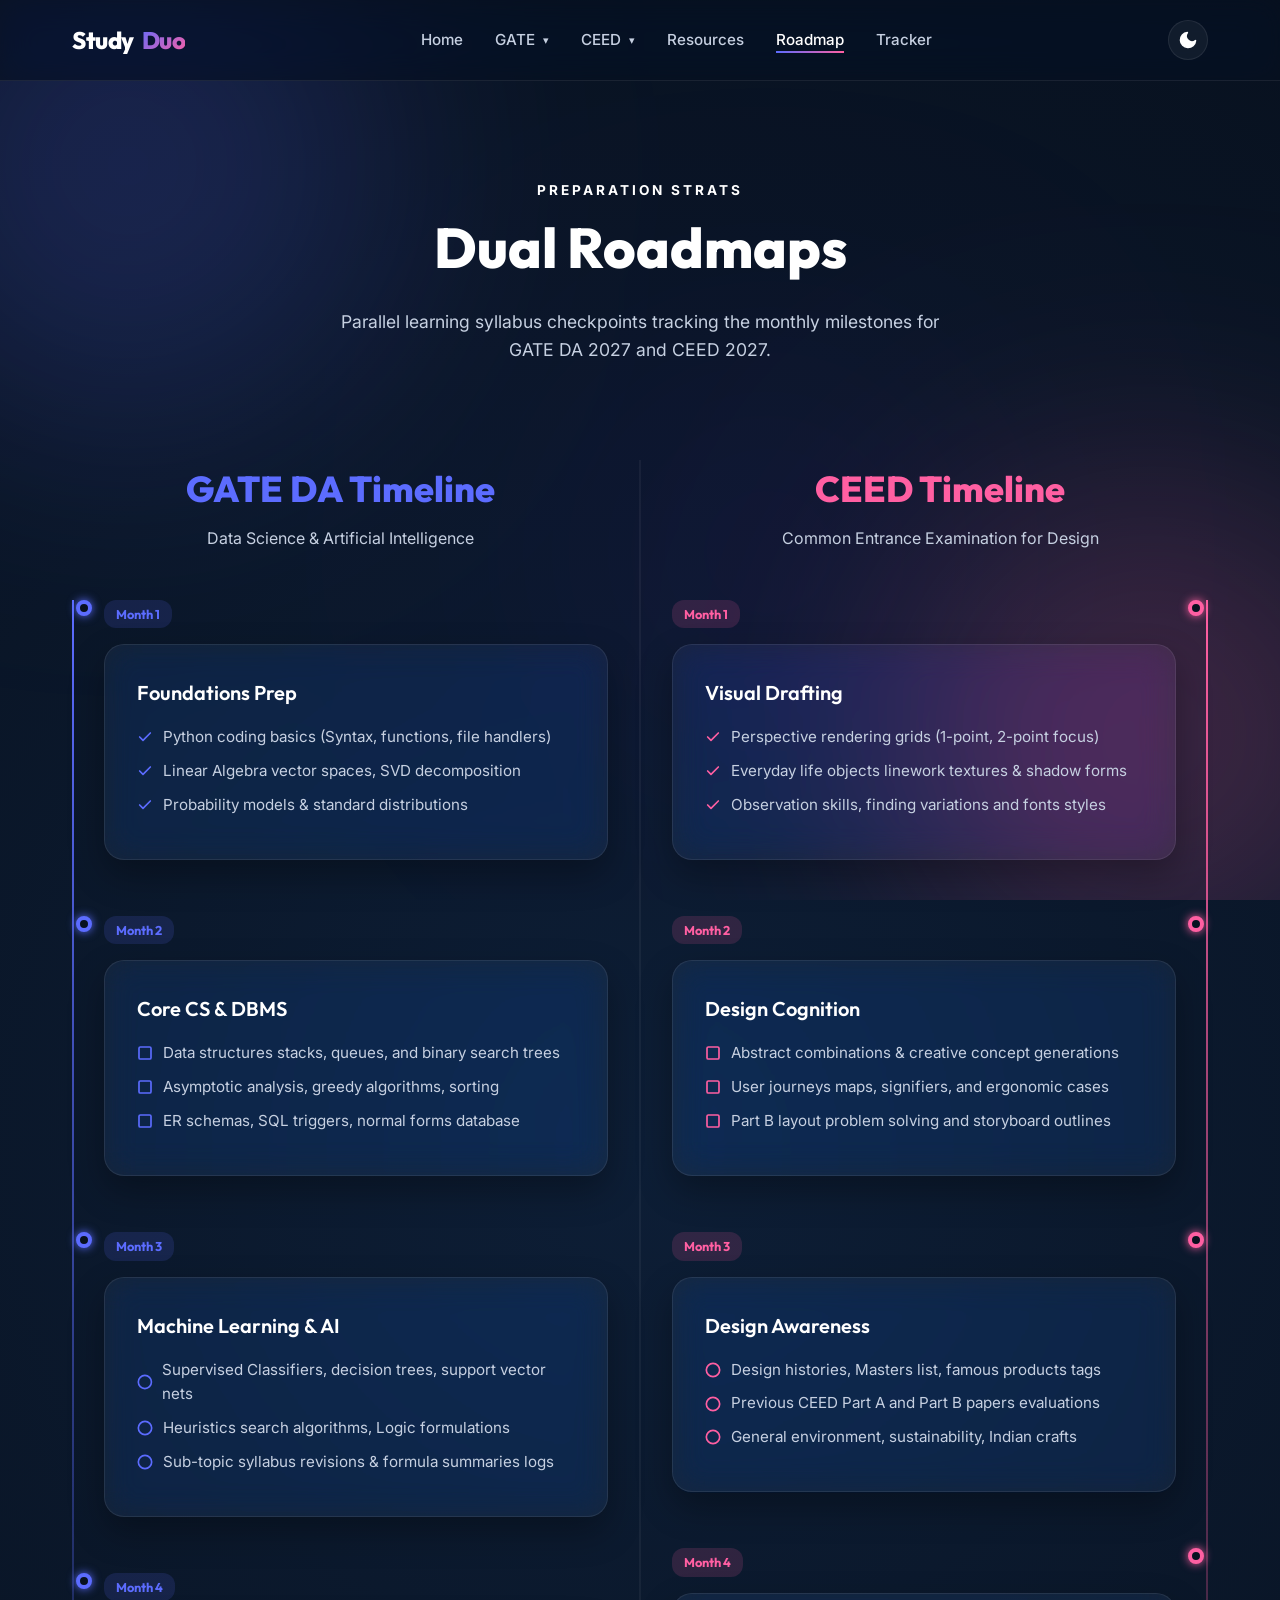
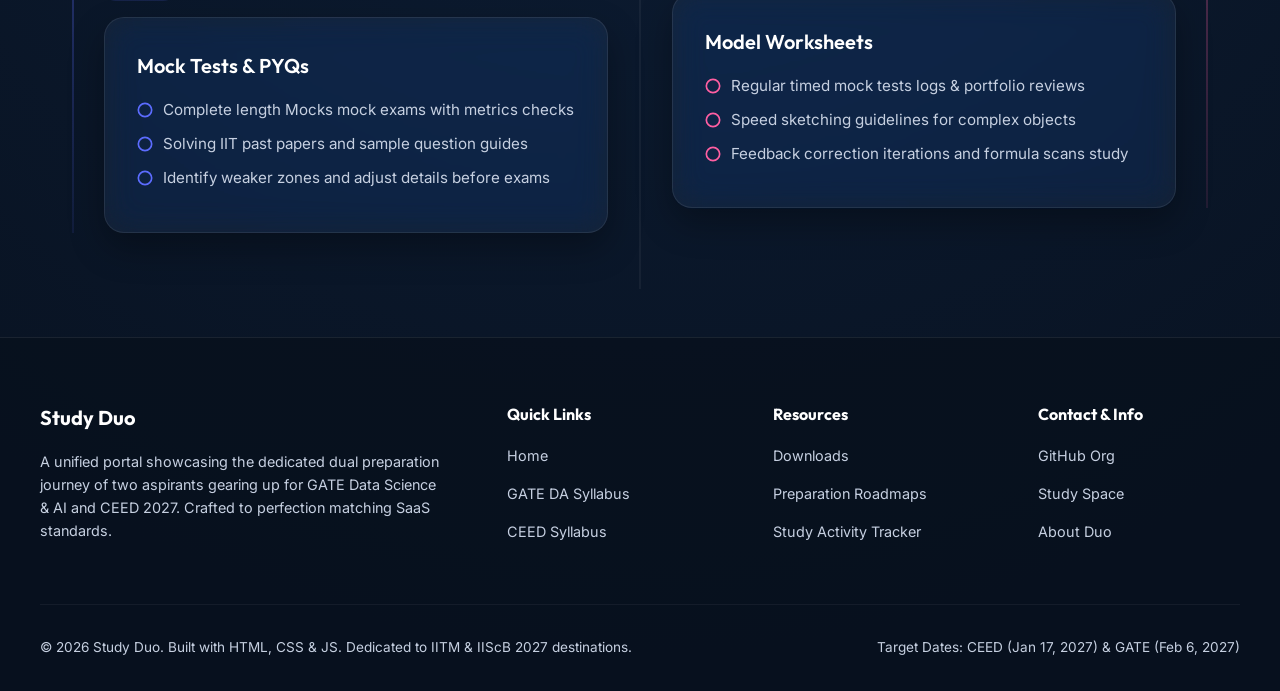
<file: pages/roadmap.html>
<!DOCTYPE html>
<html lang="en" data-theme="dark">

<head>
    <meta charset="UTF-8">
    <meta name="viewport" content="width=device-width, initial-scale=1.0">
    <title>Study Roadmaps - Journey to 2027</title>
    <link rel="stylesheet" href="../css/style.css">
</head>

<body id="roadmap-page">

    <!-- Floating Glowing Blobs -->
    <div class="floating-blobs">
        <div class="blob blob-blue"></div>
        <div class="blob blob-middle" style="opacity: 0.05;"></div>
        <div class="blob blob-pink"></div>
    </div>

    <!-- Universal Header Navbar (Subfolder relative) -->
    <header>
        <div class="nav-container">
            <a href="../index.html" class="logo">
                Study<span class="duo">Duo</span>
            </a>

            <ul class="nav-links" id="nav-links">
                <li><a href="../index.html">Home</a></li>
                <li class="nav-dropdown" data-theme="blue">
                    <a href="gate.html">GATE <span class="dd-arrow">▾</span></a>
                    <div class="dropdown-menu">
                        <a href="gate.html#gate-syllabus">📘 Syllabus</a>
                        <a href="gate.html#gate-youtube">▶ YouTube Playlists</a>
                        <a href="gate.html#gate-books">📚 Textbooks</a>
                        <div class="dd-divider"></div>
                        <a href="gate.html#gate-papers">📄 Past Papers</a>
                    </div>
                </li>
                <li class="nav-dropdown" data-theme="pink">
                    <a href="ceed.html">CEED <span class="dd-arrow">▾</span></a>
                    <div class="dropdown-menu">
                        <a href="ceed.html#ceed-syllabus">🎨 Syllabus Part A</a>
                        <a href="ceed.html#ceed-part-b">✏️ Syllabus Part B</a>
                        <a href="ceed.html#ceed-books">📚 Recommended Books</a>
                        <div class="dd-divider"></div>
                        <a href="ceed.html#ceed-papers">📄 Past Papers</a>
                    </div>
                </li>
                <li><a href="resources.html">Resources</a></li>
                <li><a href="roadmap.html" class="active">Roadmap</a></li>
                <li><a href="tracker.html">Tracker</a></li>
            </ul>

            <div class="controls">
                <button class="theme-toggle" id="theme-toggle" aria-label="Toggle Theme">
                    <svg class="sun-icon" viewBox="0 0 24 24" fill="none" stroke="currentColor" stroke-width="2"
                        stroke-linecap="round" stroke-linejoin="round">
                        <circle cx="12" cy="12" r="5"></circle>
                        <line x1="12" y1="1" x2="12" y2="3"></line>
                        <line x1="12" y1="21" x2="12" y2="23"></line>
                        <line x1="4.22" y1="4.22" x2="5.64" y2="5.64"></line>
                        <line x1="18.36" y1="18.36" x2="19.78" y2="19.78"></line>
                        <line x1="1" y1="12" x2="3" y2="12"></line>
                        <line x1="21" y1="12" x2="23" y2="12"></line>
                        <line x1="4.22" y1="19.78" x2="5.64" y2="18.36"></line>
                        <line x1="18.36" y1="5.64" x2="19.78" y2="4.22"></line>
                    </svg>
                    <svg class="moon-icon" viewBox="0 0 24 24" fill="none" stroke="currentColor" stroke-width="2"
                        stroke-linecap="round" stroke-linejoin="round">
                        <path d="M21 12.79A9 9 0 1 1 11.21 3 7 7 0 0 0 21 12.79z"></path>
                    </svg>
                </button>

                <button class="mobile-menu-btn" id="mobile-menu-btn" aria-label="Open Mobile Menu">
                    <svg xmlns="http://www.w3.org/2000/svg" width="24" height="24" viewBox="0 0 24 24" fill="none"
                        stroke="currentColor" stroke-width="2" stroke-linecap="round" stroke-linejoin="round">
                        <line x1="3" y1="12" x2="21" y2="12"></line>
                        <line x1="3" y1="6" x2="21" y2="6"></line>
                        <line x1="3" y1="18" x2="21" y2="18"></line>
                    </svg>
                </button>
            </div>
        </div>
    </header>

    <!-- Hero Headline -->
    <section class="subpage-hero">
        <span class="hero-tag">Preparation Strats</span>
        <h1 class="subpage-title">Dual Roadmaps</h1>
        <p class="subpage-subtitle">Parallel learning syllabus checkpoints tracking the monthly milestones for GATE DA
            2027 and CEED 2027.</p>
    </section>

    <!-- Timelines Layout -->
    <div class="container" style="padding-top: 1rem;">
        <div class="roadmap-grid">

            <!-- Side A: Boy's Timeline (GATE DA) -->
            <div class="timeline-column timeline-column-blue">
                <div class="timeline-header">
                    <h2 style="color: var(--primary-blue)">GATE DA Timeline</h2>
                    <p>Data Science & Artificial Intelligence</p>
                </div>

                <div class="timeline-wrapper">

                    <!-- Month 1 Node -->
                    <div class="timeline-node">
                        <div class="timeline-dot"></div>
                        <span class="timeline-month-badge">Month 1</span>
                        <div class="glass-card timeline-card">
                            <h3>Foundations Prep</h3>
                            <ul class="timeline-content-list">
                                <li>
                                    <svg xmlns="http://www.w3.org/2000/svg" width="16" height="16" viewBox="0 0 24 24"
                                        fill="none" stroke="currentColor" stroke-width="2.5" stroke-linecap="round"
                                        stroke-linejoin="round">
                                        <polyline points="20 6 9 17 4 12"></polyline>
                                    </svg>
                                    <span>Python coding basics (Syntax, functions, file handlers)</span>
                                </li>
                                <li>
                                    <svg xmlns="http://www.w3.org/2000/svg" width="16" height="16" viewBox="0 0 24 24"
                                        fill="none" stroke="currentColor" stroke-width="2.5" stroke-linecap="round"
                                        stroke-linejoin="round">
                                        <polyline points="20 6 9 17 4 12"></polyline>
                                    </svg>
                                    <span>Linear Algebra vector spaces, SVD decomposition</span>
                                </li>
                                <li>
                                    <svg xmlns="http://www.w3.org/2000/svg" width="16" height="16" viewBox="0 0 24 24"
                                        fill="none" stroke="currentColor" stroke-width="2.5" stroke-linecap="round"
                                        stroke-linejoin="round">
                                        <polyline points="20 6 9 17 4 12"></polyline>
                                    </svg>
                                    <span>Probability models & standard distributions</span>
                                </li>
                            </ul>
                        </div>
                    </div>

                    <!-- Month 2 Node -->
                    <div class="timeline-node">
                        <div class="timeline-dot"></div>
                        <span class="timeline-month-badge">Month 2</span>
                        <div class="glass-card timeline-card">
                            <h3>Core CS & DBMS</h3>
                            <ul class="timeline-content-list">
                                <li>
                                    <svg xmlns="http://www.w3.org/2000/svg" width="16" height="16" viewBox="0 0 24 24"
                                        fill="none" stroke="currentColor" stroke-width="2.5" stroke-linecap="round"
                                        stroke-linejoin="round">
                                        <rect x="3" y="3" width="18" height="18" rx="2" ry="2"></rect>
                                    </svg>
                                    <span>Data structures stacks, queues, and binary search trees</span>
                                </li>
                                <li>
                                    <svg xmlns="http://www.w3.org/2000/svg" width="16" height="16" viewBox="0 0 24 24"
                                        fill="none" stroke="currentColor" stroke-width="2.5" stroke-linecap="round"
                                        stroke-linejoin="round">
                                        <rect x="3" y="3" width="18" height="18" rx="2" ry="2"></rect>
                                    </svg>
                                    <span>Asymptotic analysis, greedy algorithms, sorting</span>
                                </li>
                                <li>
                                    <svg xmlns="http://www.w3.org/2000/svg" width="16" height="16" viewBox="0 0 24 24"
                                        fill="none" stroke="currentColor" stroke-width="2.5" stroke-linecap="round"
                                        stroke-linejoin="round">
                                        <rect x="3" y="3" width="18" height="18" rx="2" ry="2"></rect>
                                    </svg>
                                    <span>ER schemas, SQL triggers, normal forms database</span>
                                </li>
                            </ul>
                        </div>
                    </div>

                    <!-- Month 3 Node -->
                    <div class="timeline-node">
                        <div class="timeline-dot"></div>
                        <span class="timeline-month-badge">Month 3</span>
                        <div class="glass-card timeline-card">
                            <h3>Machine Learning & AI</h3>
                            <ul class="timeline-content-list">
                                <li>
                                    <svg xmlns="http://www.w3.org/2000/svg" width="16" height="16" viewBox="0 0 24 24"
                                        fill="none" stroke="currentColor" stroke-width="2.5" stroke-linecap="round"
                                        stroke-linejoin="round">
                                        <circle cx="12" cy="12" r="10"></circle>
                                    </svg>
                                    <span>Supervised Classifiers, decision trees, support vector nets</span>
                                </li>
                                <li>
                                    <svg xmlns="http://www.w3.org/2000/svg" width="16" height="16" viewBox="0 0 24 24"
                                        fill="none" stroke="currentColor" stroke-width="2.5" stroke-linecap="round"
                                        stroke-linejoin="round">
                                        <circle cx="12" cy="12" r="10"></circle>
                                    </svg>
                                    <span>Heuristics search algorithms, Logic formulations</span>
                                </li>
                                <li>
                                    <svg xmlns="http://www.w3.org/2000/svg" width="16" height="16" viewBox="0 0 24 24"
                                        fill="none" stroke="currentColor" stroke-width="2.5" stroke-linecap="round"
                                        stroke-linejoin="round">
                                        <circle cx="12" cy="12" r="10"></circle>
                                    </svg>
                                    <span>Sub-topic syllabus revisions & formula summaries logs</span>
                                </li>
                            </ul>
                        </div>
                    </div>

                    <!-- Month 4 Node -->
                    <div class="timeline-node">
                        <div class="timeline-dot"></div>
                        <span class="timeline-month-badge">Month 4</span>
                        <div class="glass-card timeline-card">
                            <h3>Mock Tests & PYQs</h3>
                            <ul class="timeline-content-list">
                                <li>
                                    <svg xmlns="http://www.w3.org/2000/svg" width="16" height="16" viewBox="0 0 24 24"
                                        fill="none" stroke="currentColor" stroke-width="2.5" stroke-linecap="round"
                                        stroke-linejoin="round">
                                        <circle cx="12" cy="12" r="10"></circle>
                                    </svg>
                                    <span>Complete length Mocks mock exams with metrics checks</span>
                                </li>
                                <li>
                                    <svg xmlns="http://www.w3.org/2000/svg" width="16" height="16" viewBox="0 0 24 24"
                                        fill="none" stroke="currentColor" stroke-width="2.5" stroke-linecap="round"
                                        stroke-linejoin="round">
                                        <circle cx="12" cy="12" r="10"></circle>
                                    </svg>
                                    <span>Solving IIT past papers and sample question guides</span>
                                </li>
                                <li>
                                    <svg xmlns="http://www.w3.org/2000/svg" width="16" height="16" viewBox="0 0 24 24"
                                        fill="none" stroke="currentColor" stroke-width="2.5" stroke-linecap="round"
                                        stroke-linejoin="round">
                                        <circle cx="12" cy="12" r="10"></circle>
                                    </svg>
                                    <span>Identify weaker zones and adjust details before exams</span>
                                </li>
                            </ul>
                        </div>
                    </div>

                </div>
            </div>

            <!-- Side B: Girl's Timeline (CEED) -->
            <div class="timeline-column timeline-column-pink">
                <div class="timeline-header">
                    <h2 style="color: var(--primary-pink)">CEED Timeline</h2>
                    <p>Common Entrance Examination for Design</p>
                </div>

                <div class="timeline-wrapper">

                    <!-- Month 1 Node -->
                    <div class="timeline-node">
                        <div class="timeline-dot"></div>
                        <span class="timeline-month-badge">Month 1</span>
                        <div class="glass-card timeline-card">
                            <h3>Visual Drafting</h3>
                            <ul class="timeline-content-list">
                                <li>
                                    <svg xmlns="http://www.w3.org/2000/svg" width="16" height="16" viewBox="0 0 24 24"
                                        fill="none" stroke="currentColor" stroke-width="2.5" stroke-linecap="round"
                                        stroke-linejoin="round">
                                        <polyline points="20 6 9 17 4 12"></polyline>
                                    </svg>
                                    <span>Perspective rendering grids (1-point, 2-point focus)</span>
                                </li>
                                <li>
                                    <svg xmlns="http://www.w3.org/2000/svg" width="16" height="16" viewBox="0 0 24 24"
                                        fill="none" stroke="currentColor" stroke-width="2.5" stroke-linecap="round"
                                        stroke-linejoin="round">
                                        <polyline points="20 6 9 17 4 12"></polyline>
                                    </svg>
                                    <span>Everyday life objects linework textures & shadow forms</span>
                                </li>
                                <li>
                                    <svg xmlns="http://www.w3.org/2000/svg" width="16" height="16" viewBox="0 0 24 24"
                                        fill="none" stroke="currentColor" stroke-width="2.5" stroke-linecap="round"
                                        stroke-linejoin="round">
                                        <polyline points="20 6 9 17 4 12"></polyline>
                                    </svg>
                                    <span>Observation skills, finding variations and fonts styles</span>
                                </li>
                            </ul>
                        </div>
                    </div>

                    <!-- Month 2 Node -->
                    <div class="timeline-node">
                        <div class="timeline-dot"></div>
                        <span class="timeline-month-badge">Month 2</span>
                        <div class="glass-card timeline-card">
                            <h3>Design Cognition</h3>
                            <ul class="timeline-content-list">
                                <li>
                                    <svg xmlns="http://www.w3.org/2000/svg" width="16" height="16" viewBox="0 0 24 24"
                                        fill="none" stroke="currentColor" stroke-width="2.5" stroke-linecap="round"
                                        stroke-linejoin="round">
                                        <rect x="3" y="3" width="18" height="18" rx="2" ry="2"></rect>
                                    </svg>
                                    <span>Abstract combinations & creative concept generations</span>
                                </li>
                                <li>
                                    <svg xmlns="http://www.w3.org/2000/svg" width="16" height="16" viewBox="0 0 24 24"
                                        fill="none" stroke="currentColor" stroke-width="2.5" stroke-linecap="round"
                                        stroke-linejoin="round">
                                        <rect x="3" y="3" width="18" height="18" rx="2" ry="2"></rect>
                                    </svg>
                                    <span>User journeys maps, signifiers, and ergonomic cases</span>
                                </li>
                                <li>
                                    <svg xmlns="http://www.w3.org/2000/svg" width="16" height="16" viewBox="0 0 24 24"
                                        fill="none" stroke="currentColor" stroke-width="2.5" stroke-linecap="round"
                                        stroke-linejoin="round">
                                        <rect x="3" y="3" width="18" height="18" rx="2" ry="2"></rect>
                                    </svg>
                                    <span>Part B layout problem solving and storyboard outlines</span>
                                </li>
                            </ul>
                        </div>
                    </div>

                    <!-- Month 3 Node -->
                    <div class="timeline-node">
                        <div class="timeline-dot"></div>
                        <span class="timeline-month-badge">Month 3</span>
                        <div class="glass-card timeline-card">
                            <h3>Design Awareness</h3>
                            <ul class="timeline-content-list">
                                <li>
                                    <svg xmlns="http://www.w3.org/2000/svg" width="16" height="16" viewBox="0 0 24 24"
                                        fill="none" stroke="currentColor" stroke-width="2.5" stroke-linecap="round"
                                        stroke-linejoin="round">
                                        <circle cx="12" cy="12" r="10"></circle>
                                    </svg>
                                    <span>Design histories, Masters list, famous products tags</span>
                                </li>
                                <li>
                                    <svg xmlns="http://www.w3.org/2000/svg" width="16" height="16" viewBox="0 0 24 24"
                                        fill="none" stroke="currentColor" stroke-width="2.5" stroke-linecap="round"
                                        stroke-linejoin="round">
                                        <circle cx="12" cy="12" r="10"></circle>
                                    </svg>
                                    <span>Previous CEED Part A and Part B papers evaluations</span>
                                </li>
                                <li>
                                    <svg xmlns="http://www.w3.org/2000/svg" width="16" height="16" viewBox="0 0 24 24"
                                        fill="none" stroke="currentColor" stroke-width="2.5" stroke-linecap="round"
                                        stroke-linejoin="round">
                                        <circle cx="12" cy="12" r="10"></circle>
                                    </svg>
                                    <span>General environment, sustainability, Indian crafts</span>
                                </li>
                            </ul>
                        </div>
                    </div>

                    <!-- Month 4 Node -->
                    <div class="timeline-node">
                        <div class="timeline-dot"></div>
                        <span class="timeline-month-badge">Month 4</span>
                        <div class="glass-card timeline-card">
                            <h3>Model Worksheets</h3>
                            <ul class="timeline-content-list">
                                <li>
                                    <svg xmlns="http://www.w3.org/2000/svg" width="16" height="16" viewBox="0 0 24 24"
                                        fill="none" stroke="currentColor" stroke-width="2.5" stroke-linecap="round"
                                        stroke-linejoin="round">
                                        <circle cx="12" cy="12" r="10"></circle>
                                    </svg>
                                    <span>Regular timed mock tests logs & portfolio reviews</span>
                                </li>
                                <li>
                                    <svg xmlns="http://www.w3.org/2000/svg" width="16" height="16" viewBox="0 0 24 24"
                                        fill="none" stroke="currentColor" stroke-width="2.5" stroke-linecap="round"
                                        stroke-linejoin="round">
                                        <circle cx="12" cy="12" r="10"></circle>
                                    </svg>
                                    <span>Speed sketching guidelines for complex objects</span>
                                </li>
                                <li>
                                    <svg xmlns="http://www.w3.org/2000/svg" width="16" height="16" viewBox="0 0 24 24"
                                        fill="none" stroke="currentColor" stroke-width="2.5" stroke-linecap="round"
                                        stroke-linejoin="round">
                                        <circle cx="12" cy="12" r="10"></circle>
                                    </svg>
                                    <span>Feedback correction iterations and formula scans study</span>
                                </li>
                            </ul>
                        </div>
                    </div>

                </div>
            </div>

        </div>
    </div>

    <!-- Universal Footer -->
    <footer>
        <div class="footer-content">
            <div class="footer-about">
                <h4>Study Duo</h4>
                <p>A unified portal showcasing the dedicated dual preparation journey of two aspirants gearing up for
                    GATE Data Science & AI and CEED 2027. Crafted to perfection matching SaaS standards.</p>
            </div>
            <div class="footer-links">
                <h5>Quick Links</h5>
                <ul>
                    <li><a href="../index.html">Home</a></li>
                    <li><a href="gate.html">GATE DA Syllabus</a></li>
                    <li><a href="ceed.html">CEED Syllabus</a></li>
                </ul>
            </div>
            <div class="footer-links">
                <h5>Resources</h5>
                <ul>
                    <li><a href="resources.html">Downloads</a></li>
                    <li><a href="roadmap.html">Preparation Roadmaps</a></li>
                    <li><a href="tracker.html">Study Activity Tracker</a></li>
                </ul>
            </div>
            <div class="footer-links">
                <h5>Contact & Info</h5>
                <ul>
                    <li><a href="https://github.com/studyduo2027" target="_blank">GitHub Org</a></li>
                    <li><a href="#" target="_blank">Study Space</a></li>
                    <li><a href="#">About Duo</a></li>
                </ul>
            </div>
        </div>
        <div class="footer-bottom">
            <p>© 2026 Study Duo. Built with HTML, CSS & JS. Dedicated to IITM & IIScB 2027 destinations.</p>
            <p>Target Dates: CEED (Jan 17, 2027) & GATE (Feb 6, 2027)</p>
        </div>
    </footer>

    <!-- Scroll to Top Tracker Button -->
    <button class="scroll-top" id="scroll-top" aria-label="Scroll to Top">
        <svg xmlns="http://www.w3.org/2000/svg" width="20" height="20" viewBox="0 0 24 24" fill="none"
            stroke="currentColor" stroke-width="2.5" stroke-linecap="round" stroke-linejoin="round">
            <line x1="12" y1="19" x2="12" y2="5"></line>
            <polyline points="5 12 12 5 19 12"></polyline>
        </svg>
    </button>

    <script src="../js/script.js"></script>
</body>

</html>
</file>
<file: css/style.css>
/* Study Duo - Journey to 2027 Stylesheet */
@import url('https://fonts.googleapis.com/css2?family=Inter:wght@300;400;500;600;700&family=Outfit:wght@400;500;600;700;800&display=swap');

:root {
    /* Dark Theme Colors (Default) */
    --bg-color: #08111F;
    --bg-gradient: radial-gradient(circle at 50% 50%, #0d1e36 0%, #08111F 100%);
    --card-bg: rgba(255, 255, 255, 0.05);
    --card-hover-bg: rgba(255, 255, 255, 0.08);
    --card-border: rgba(255, 255, 255, 0.08);
    --card-border-hover: rgba(255, 255, 255, 0.15);
    --text-primary: #FFFFFF;
    --text-secondary: #C6D0E1;
    --nav-bg: rgba(8, 17, 31, 0.7);
    --accent-blue-rgb: 92, 108, 255;
    --accent-pink-rgb: 255, 95, 162;
    --primary-blue: #5C6CFF;
    --primary-pink: #FF5FA2;
    --glow-blue: rgba(92, 108, 255, 0.45);
    --glow-pink: rgba(255, 95, 162, 0.45);

    --font-body: 'Inter', sans-serif;
    --font-display: 'Outfit', sans-serif;

    --backdrop-filter: blur(16px) saturate(180%);
    --transition-speed: 0.3s;
    --transition-smooth: all 0.4s cubic-bezier(0.16, 1, 0.3, 1);
    --shadow-premium: 0 15px 35px rgba(0, 0, 0, 0.3);
}

/* Light Theme Variables */
[data-theme="light"] {
    --bg-color: #F8FAFC;
    --bg-gradient: radial-gradient(circle at 50% 50%, #E2E8F0 0%, #F8FAFC 100%);
    --card-bg: rgba(255, 255, 255, 0.65);
    --card-hover-bg: rgba(255, 255, 255, 0.85);
    --card-border: rgba(0, 0, 0, 0.07);
    --card-border-hover: rgba(92, 108, 255, 0.2);
    --text-primary: #0F172A;
    --text-secondary: #475569;
    --nav-bg: rgba(248, 250, 252, 0.8);
    --shadow-premium: 0 15px 35px rgba(0, 0, 0, 0.06);
}

/* Resets */
*,
*::before,
*::after {
    box-sizing: border-box;
    margin: 0;
    padding: 0;
}

html {
    scroll-behavior: smooth;
    font-size: 16px;
}

body {
    font-family: var(--font-body);
    background-color: var(--bg-color);
    background-image: var(--bg-gradient);
    color: var(--text-primary);
    min-height: 100vh;
    overflow-x: hidden;
    line-height: 1.6;
    transition: background-color var(--transition-speed), color var(--transition-speed);
}

body.home-page {
    background-image: linear-gradient(rgba(8, 17, 31, 0.75), rgba(8, 17, 31, 0.75)), url('../assets/background/home_bg_pc.png');
    background-attachment: fixed;
    background-position: center;
    background-repeat: no-repeat;
    background-size: cover;
}

[data-theme="light"] body.home-page {
    background-image: linear-gradient(rgba(248, 250, 252, 0.8), rgba(248, 250, 252, 0.8)), url('../assets/background/home_bg_pc.png');
}

@media (orientation: portrait) {
    body.home-page {
        background-image: linear-gradient(rgba(8, 17, 31, 0.75), rgba(8, 17, 31, 0.75)), url('../assets/background/home_bg.png');
    }

    [data-theme="light"] body.home-page {
        background-image: linear-gradient(rgba(248, 250, 252, 0.8), rgba(248, 250, 252, 0.8)), url('../assets/background/home_bg.png');
    }
}

/* Scrollbar customization */
::-webkit-scrollbar {
    width: 10px;
}

::-webkit-scrollbar-track {
    background: var(--bg-color);
}

::-webkit-scrollbar-thumb {
    background: rgba(255, 255, 255, 0.1);
    border-radius: 5px;
}

[data-theme="light"] ::-webkit-scrollbar-thumb {
    background: rgba(0, 0, 0, 0.1);
}

::-webkit-scrollbar-thumb:hover {
    background: rgba(255, 255, 255, 0.2);
}

/* Background Blobs */
.floating-blobs {
    position: fixed;
    top: 0;
    left: 0;
    width: 100%;
    height: 100%;
    z-index: -1;
    pointer-events: none;
    overflow: hidden;
}

.blob {
    position: absolute;
    border-radius: 50%;
    filter: blur(120px);
    opacity: 0.2;
    mix-blend-mode: screen;
    animation: floatBlob 20s infinite alternate;
}

[data-theme="light"] .blob {
    opacity: 0.12;
    mix-blend-mode: multiply;
    filter: blur(100px);
}

.blob-blue {
    width: 40vw;
    height: 40vw;
    background: var(--primary-blue);
    top: -10%;
    left: -10%;
    animation-duration: 25s;
}

.blob-pink {
    width: 40vw;
    height: 40vw;
    background: var(--primary-pink);
    bottom: -10%;
    right: -10%;
    animation-duration: 20s;
}

.blob-middle {
    width: 30vw;
    height: 30vw;
    background: #7000FF;
    top: 40%;
    left: 45%;
    animation-duration: 30s;
    opacity: 0.12;
}

@keyframes floatBlob {
    0% {
        transform: translate(0, 0) scale(1) rotate(0deg);
    }

    33% {
        transform: translate(10%, 15%) scale(1.1) rotate(120deg);
    }

    66% {
        transform: translate(-10%, 5%) scale(0.9) rotate(240deg);
    }

    100% {
        transform: translate(0, 0) scale(1) rotate(360deg);
    }
}

/* Navigation bar */
header {
    position: sticky;
    top: 0;
    z-index: 100;
    width: 100%;
    background: var(--nav-bg);
    backdrop-filter: var(--backdrop-filter);
    -webkit-backdrop-filter: var(--backdrop-filter);
    border-bottom: 1px solid var(--card-border);
    transition: all var(--transition-speed);
}

.nav-container {
    display: flex;
    justify-content: space-between;
    align-items: center;
    max-width: 1200px;
    margin: 0 auto;
    padding: 1.25rem 2rem;
}

.logo {
    font-family: var(--font-display);
    font-weight: 800;
    font-size: 1.5rem;
    letter-spacing: -0.5px;
    text-decoration: none;
    color: var(--text-primary);
    display: flex;
    align-items: center;
    gap: 0.5rem;
}

.logo span.duo {
    background: linear-gradient(135deg, var(--primary-blue), var(--primary-pink));
    -webkit-background-clip: text;
    background-clip: text;
    -webkit-text-fill-color: transparent;
}

.nav-links {
    display: flex;
    align-items: center;
    list-style: none;
    gap: 2rem;
}

.nav-links a {
    font-family: var(--font-body);
    font-weight: 500;
    font-size: 0.95rem;
    text-decoration: none;
    color: var(--text-secondary);
    transition: color var(--transition-speed);
    position: relative;
    padding: 0.25rem 0;
}

.nav-links a::after {
    content: '';
    position: absolute;
    bottom: 0;
    left: 0;
    width: 100%;
    height: 2px;
    background: linear-gradient(90deg, var(--primary-blue), var(--primary-pink));
    transform: scaleX(0);
    transform-origin: right;
    transition: transform 0.3s ease;
}

.nav-links a:hover,
.nav-links a.active {
    color: var(--text-primary);
}

.nav-links a:hover::after,
.nav-links a.active::after {
    transform: scaleX(1);
    transform-origin: left;
}

/* ── Nav Dropdown (GATE / CEED section jump) ── */
.nav-dropdown {
    position: relative;
}

/* Small chevron next to the trigger text */
.nav-dropdown>a::before {
    content: '';
}

.nav-dropdown>a .dd-arrow {
    display: inline-block;
    margin-left: 4px;
    font-style: normal;
    font-size: 0.7rem;
    transition: transform 0.25s ease;
    vertical-align: middle;
}

.nav-dropdown.dropdown-open>a .dd-arrow,
.nav-dropdown:hover>a .dd-arrow {
    transform: rotate(180deg);
}

/* The floating dropdown panel */
.dropdown-menu {
    position: absolute;
    top: calc(100% + 14px);
    left: 50%;
    transform: translateX(-50%);
    min-width: 180px;
    background: var(--nav-bg);
    backdrop-filter: var(--backdrop-filter);
    -webkit-backdrop-filter: var(--backdrop-filter);
    border: 1px solid var(--card-border);
    border-radius: 12px;
    padding: 0.5rem 0;
    box-shadow: 0 16px 40px rgba(0, 0, 0, 0.35);
    opacity: 0;
    pointer-events: none;
    transform: translateX(-50%) translateY(-6px);
    transition: opacity 0.22s ease, transform 0.22s ease;
    z-index: 200;
}

/* Show on desktop hover */
@media (hover: hover) {
    .nav-dropdown:hover .dropdown-menu {
        opacity: 1;
        pointer-events: auto;
        transform: translateX(-50%) translateY(0);
    }
}

/* Show on touch via JS class */
.nav-dropdown.dropdown-open .dropdown-menu {
    opacity: 1;
    pointer-events: auto;
    transform: translateX(-50%) translateY(0);
}

/* Small caret pointer */
.dropdown-menu::before {
    content: '';
    position: absolute;
    top: -7px;
    left: 50%;
    transform: translateX(-50%);
    width: 12px;
    height: 12px;
    background: var(--nav-bg);
    border-left: 1px solid var(--card-border);
    border-top: 1px solid var(--card-border);
    transform: translateX(-50%) rotate(45deg);
}

/* Individual dropdown items */
.dropdown-menu a {
    display: flex;
    align-items: center;
    gap: 0.6rem;
    padding: 0.6rem 1.1rem;
    font-size: 0.88rem !important;
    font-weight: 500;
    color: var(--text-secondary) !important;
    text-decoration: none;
    transition: background 0.15s, color 0.15s;
    white-space: nowrap;
}

.dropdown-menu a:hover {
    color: var(--text-primary) !important;
    background: rgba(255, 255, 255, 0.05);
}

.dropdown-menu a::after {
    display: none !important;
}

/* Colour themes */
.nav-dropdown[data-theme="blue"] .dropdown-menu a:hover {
    color: var(--primary-blue) !important;
}

.nav-dropdown[data-theme="pink"] .dropdown-menu a:hover {
    color: var(--primary-pink) !important;
}

/* Divider between items */
.dropdown-menu .dd-divider {
    height: 1px;
    background: var(--card-border);
    margin: 0.3rem 0.9rem;
}

/* Mobile: no absolute positioning, show stacked inside mobile menu */
@media (max-width: 768px) {
    .dropdown-menu {
        position: static;
        transform: none !important;
        opacity: 1 !important;
        pointer-events: auto;
        box-shadow: none;
        border: none;
        border-left: 2px solid var(--card-border);
        border-radius: 0;
        padding: 0 0 0 1rem;
        background: transparent;
        backdrop-filter: none;
        display: none;
        margin-top: 0.3rem;
    }

    .dropdown-menu::before {
        display: none;
    }

    .nav-dropdown.dropdown-open .dropdown-menu {
        display: block;
    }

    .dropdown-menu a {
        padding: 0.4rem 0.5rem;
    }
}


.controls {
    display: flex;
    align-items: center;
    gap: 1rem;
}

/* Dark Mode Toggle Button */
.theme-toggle {
    background: var(--card-bg);
    border: 1px solid var(--card-border);
    color: var(--text-primary);
    width: 40px;
    height: 40px;
    border-radius: 50%;
    cursor: pointer;
    display: flex;
    align-items: center;
    justify-content: center;
    transition: var(--transition-smooth);
}

.theme-toggle:hover {
    transform: scale(1.1);
    border-color: var(--primary-blue);
    box-shadow: 0 0 15px rgba(92, 108, 255, 0.3);
}

.theme-toggle svg {
    width: 20px;
    height: 20px;
    fill: currentColor;
}

.theme-toggle .sun-icon {
    display: none;
}

[data-theme="light"] .theme-toggle .sun-icon {
    display: block;
}

[data-theme="light"] .theme-toggle .moon-icon {
    display: none;
}

/* Mobile Menu Toggle */
.mobile-menu-btn {
    display: none;
    background: none;
    border: none;
    color: var(--text-primary);
    cursor: pointer;
}

/* Premium Layout Grid / Cards */
.container {
    max-width: 1200px;
    margin: 0 auto;
    padding: 3rem 2rem;
}

/* Glassmorphism Cards */
.glass-card {
    background: var(--card-bg);
    backdrop-filter: var(--backdrop-filter);
    -webkit-backdrop-filter: var(--backdrop-filter);
    border: 1px solid var(--card-border);
    border-radius: 20px;
    padding: 2rem;
    transition: var(--transition-smooth);
    box-shadow: var(--shadow-premium);
}

.glass-card:hover {
    transform: translateY(-8px);
    border-color: var(--card-border-hover);
    background: var(--card-hover-bg);
}

/* Hero Section index.html */
.split-hero-container {
    display: grid;
    grid-template-columns: 1fr 1fr;
    min-height: calc(100vh - 80px);
    position: relative;
    overflow: hidden;
}

.hero-half {
    display: flex;
    flex-direction: column;
    justify-content: center;
    padding: 4rem 10%;
    position: relative;
    transition: var(--transition-smooth);
    z-index: 10;
}

.hero-half::before {
    content: '';
    position: absolute;
    top: 0;
    left: 0;
    width: 100%;
    height: 100%;
    z-index: -1;
    opacity: 0.03;
    pointer-events: none;
    transition: opacity var(--transition-speed);
}

.hero-half-boy::before {
    background: radial-gradient(circle at 20% 50%, var(--primary-blue) 0%, transparent 60%);
}

.hero-half-girl::before {
    background: radial-gradient(circle at 80% 50%, var(--primary-pink) 0%, transparent 60%);
}

.hero-half:hover::before {
    opacity: 0.1;
}

.hero-half-boy {
    align-items: flex-start;
    border-right: 1px solid rgba(255, 255, 255, 0.05);
}

.hero-half-girl {
    align-items: flex-end;
    text-align: right;
}

/* Center title divider */
.center-divider {
    position: absolute;
    top: 50%;
    left: 50%;
    transform: translate(-50%, -50%);
    background: var(--nav-bg);
    backdrop-filter: var(--backdrop-filter);
    -webkit-backdrop-filter: var(--backdrop-filter);
    border: 1px solid var(--card-border);
    padding: 2.5rem 3rem;
    border-radius: 24px;
    text-align: center;
    z-index: 20;
    box-shadow: var(--shadow-premium), 0 0 50px rgba(0, 0, 0, 0.4);
    width: 420px;
}

.center-title {
    font-family: var(--font-display);
    font-weight: 800;
    font-size: 2rem;
    line-height: 1.2;
    margin-bottom: 0.75rem;
    background: linear-gradient(135deg, var(--primary-blue), var(--primary-pink));
    -webkit-background-clip: text;
    background-clip: text;
    -webkit-text-fill-color: transparent;
    animation: textPulse 4s infinite alternate;
}

@keyframes textPulse {
    0% {
        text-shadow: 0 0 10px rgba(92, 108, 255, 0);
    }

    100% {
        text-shadow: 0 0 25px rgba(255, 95, 162, 0.3);
    }
}

.center-subtitle {
    font-size: 0.95rem;
    color: var(--text-secondary);
    font-weight: 600;
    text-transform: uppercase;
    letter-spacing: 2px;
}

/* Titles and Illustration details */
.hero-tag {
    font-size: 0.85rem;
    font-weight: 700;
    text-transform: uppercase;
    letter-spacing: 3px;
    margin-bottom: 1rem;
}

.hero-half-boy .hero-tag {
    color: var(--primary-blue);
    text-shadow: 0 0 10px rgba(92, 108, 255, 0.4);
}

.hero-half-girl .hero-tag {
    color: var(--primary-pink);
    text-shadow: 0 0 10px rgba(255, 95, 162, 0.4);
}

.hero-title {
    font-family: var(--font-display);
    font-weight: 800;
    font-size: 3.5rem;
    line-height: 1.1;
    margin-bottom: 1.5rem;
}

.hero-illustration {
    width: 100%;
    max-width: 320px;
    height: auto;
    aspect-ratio: 16/10;
    margin: 1.5rem 0;
    border-radius: 12px;
    display: flex;
    align-items: center;
    justify-content: center;
    background: rgba(255, 255, 255, 0.02);
    border: 1px dashed rgba(255, 255, 255, 0.05);
}

.hero-illustration svg {
    width: 100%;
    min-height: 180px;
}

/* Premium Buttons */
.btn {
    display: inline-flex;
    align-items: center;
    justify-content: center;
    padding: 0.85rem 2rem;
    border-radius: 30px;
    font-family: var(--font-body);
    font-weight: 600;
    font-size: 1rem;
    text-decoration: none;
    cursor: pointer;
    transition: var(--transition-smooth);
}

.btn-blue {
    background: linear-gradient(135deg, #4A58FF 0%, #5C6CFF 100%);
    color: #FFFFFF;
    border: none;
    box-shadow: 0 5px 20px rgba(92, 108, 255, 0.35);
}

.btn-blue:hover {
    transform: translateY(-3px) scale(1.02);
    box-shadow: 0 8px 25px rgba(92, 108, 255, 0.5);
}

.btn-pink {
    background: linear-gradient(135deg, #FF3D8B 0%, #FF5FA2 100%);
    color: #FFFFFF;
    border: none;
    box-shadow: 0 5px 20px rgba(255, 95, 162, 0.35);
}

.btn-pink:hover {
    transform: translateY(-3px) scale(1.02);
    box-shadow: 0 8px 25px rgba(255, 95, 162, 0.5);
}

/* Countdown Clocks */
.dual-countdowns {
    background: rgba(8, 17, 31, 0.8);
    border-top: 1px solid var(--card-border);
    padding: 3rem 0;
    position: relative;
    z-index: 10;
}

.countdown-wrap {
    display: grid;
    grid-template-columns: 1fr 1fr;
    max-width: 1200px;
    margin: 0 auto;
    padding: 0 2rem;
    gap: 3rem;
}

.countdown-box {
    background: var(--card-bg);
    border: 1px solid var(--card-border);
    border-radius: 20px;
    padding: 2rem;
    text-align: center;
    backdrop-filter: var(--backdrop-filter);
    -webkit-backdrop-filter: var(--backdrop-filter);
}

.countdown-box h3 {
    font-family: var(--font-display);
    font-size: 1.25rem;
    margin-bottom: 1.5rem;
    letter-spacing: 1px;
}

.countdown-box-blue h3 {
    color: var(--primary-blue);
}

.countdown-box-pink h3 {
    color: var(--primary-pink);
}

.countdown-grid {
    display: flex;
    justify-content: center;
    gap: 1.5rem;
}

.c-item {
    display: flex;
    flex-direction: column;
    align-items: center;
    min-width: 70px;
}

.c-val {
    font-family: var(--font-display);
    font-size: 2.5rem;
    font-weight: 800;
    line-height: 1;
}

.countdown-box-blue .c-val {
    color: var(--primary-blue);
}

.countdown-box-pink .c-val {
    color: var(--primary-pink);
}

.c-lbl {
    font-size: 0.75rem;
    text-transform: uppercase;
    color: var(--text-secondary);
    margin-top: 0.5rem;
    letter-spacing: 1px;
}

/* Page Headers for Subpages */
.subpage-hero {
    padding: 6rem 2rem 3rem;
    text-align: center;
    position: relative;
}

.subpage-title {
    font-family: var(--font-display);
    font-size: 3.5rem;
    font-weight: 800;
    margin-bottom: 1rem;
}

.subpage-subtitle {
    font-size: 1.1rem;
    color: var(--text-secondary);
    max-width: 600px;
    margin: 0 auto 2rem;
}

.subpage-countdown-container {
    max-width: 500px;
    margin: 0 auto;
}

/* SYLLABUS CARDS - GRID */
.section-title {
    font-family: var(--font-display);
    font-size: 2rem;
    font-weight: 700;
    margin-bottom: 2rem;
    display: flex;
    align-items: center;
    gap: 0.75rem;
}

.accent-bar-blue::before {
    content: '';
    display: inline-block;
    width: 6px;
    height: 28px;
    background: var(--primary-blue);
    border-radius: 4px;
}

.accent-bar-pink::before {
    content: '';
    display: inline-block;
    width: 6px;
    height: 28px;
    background: var(--primary-pink);
    border-radius: 4px;
}

.cards-grid {
    display: grid;
    grid-template-columns: repeat(auto-fill, minmax(280px, 1fr));
    gap: 1.5rem;
    margin-bottom: 4rem;
}

.syllabus-card {
    position: relative;
    overflow: hidden;
}

/* ── Accordion toggle behaviour ── */
.syllabus-card-header {
    display: flex;
    align-items: center;
    gap: 0.75rem;
    cursor: pointer;
    user-select: none;
    margin-bottom: 0;
    padding-bottom: 0;
}

.syllabus-card-header:hover h3 {
    opacity: 0.85;
}

/* Chevron icon sits at the far right */
.syllabus-chevron {
    margin-left: auto;
    flex-shrink: 0;
    width: 20px;
    height: 20px;
    color: var(--text-secondary);
    transition: transform 0.3s ease;
}

.syllabus-card.is-open .syllabus-chevron {
    transform: rotate(180deg);
}

/* Collapsible subtopic list */
.syllabus-body {
    overflow: hidden;
    max-height: 0;
    transition: max-height 0.35s ease, margin-top 0.25s ease;
    margin-top: 0;
}

.syllabus-card.is-open .syllabus-body {
    max-height: 400px;
    /* large enough for any topic list */
    margin-top: 1rem;
}

.syllabus-card-icon {
    width: 40px;
    height: 40px;
    border-radius: 10px;
    display: flex;
    align-items: center;
    justify-content: center;
    flex-shrink: 0;
}

.gate-theme .syllabus-card-icon {
    background: rgba(92, 108, 255, 0.15);
    color: var(--primary-blue);
}

.ceed-theme .syllabus-card-icon {
    background: rgba(255, 95, 162, 0.15);
    color: var(--primary-pink);
}

.syllabus-card h3 {
    font-family: var(--font-display);
    font-size: 1.15rem;
    font-weight: 600;
    transition: opacity 0.2s;
}

.syllabus-body ul {
    list-style: none;
    padding-left: 0;
    margin: 0;
}

.syllabus-body li {
    font-size: 0.9rem;
    color: var(--text-secondary);
    margin-bottom: 0.5rem;
    display: flex;
    align-items: flex-start;
    gap: 0.5rem;
}

.syllabus-body li::before {
    content: "•";
    font-weight: bold;
}

.gate-theme .syllabus-body li::before {
    color: var(--primary-blue);
}

.ceed-theme .syllabus-body li::before {
    color: var(--primary-pink);
}

/* YOUTUBE EMBEDS SECTION */
.youtube-grid {
    display: grid;
    grid-template-columns: repeat(auto-fill, minmax(320px, 1fr));
    gap: 1.5rem;
    margin-bottom: 4rem;
}

.yt-card {
    overflow: hidden;
    padding: 0;
    display: flex;
    flex-direction: column;
    height: 100%;
}

.yt-embed {
    position: relative;
    width: 100%;
    padding-bottom: 56.25%;
    /* 16:9 Aspect Ratio */
    height: 0;
}

.yt-embed iframe {
    position: absolute;
    top: 0;
    left: 0;
    width: 100%;
    height: 100%;
    border: 0;
}

.yt-info {
    padding: 1.25rem;
    display: flex;
    flex-direction: column;
    flex-grow: 1;
    justify-content: space-between;
    gap: 1rem;
}

.yt-title {
    font-family: var(--font-display);
    font-size: 1rem;
    font-weight: 600;
    margin-bottom: 0.5rem;
}

.yt-desc {
    font-size: 0.85rem;
    color: var(--text-secondary);
    line-height: 1.4;
}

.yt-link {
    display: inline-flex;
    align-items: center;
    justify-content: center;
    gap: 0.5rem;
    padding: 0.6rem 1rem;
    font-size: 0.8rem;
    font-weight: 600;
    border-radius: 8px;
    text-decoration: none;
    background: var(--primary-blue);
    color: #fff !important;
    transition: var(--transition-smooth);
    border: none;
    cursor: pointer;
    margin-top: auto;
}

.yt-link:hover {
    transform: translateY(-2px);
    box-shadow: 0 4px 12px rgba(92, 108, 255, 0.3);
    opacity: 0.95;
}

/* WEBSITES & RESOURCES GRID */
.source-grid {
    display: grid;
    grid-template-columns: repeat(auto-fill, minmax(240px, 1fr));
    gap: 1.5rem;
    margin-bottom: 4rem;
}

.source-card {
    display: flex;
    align-items: center;
    gap: 1rem;
    text-decoration: none;
    color: var(--text-primary);
}

.source-details h4 {
    font-family: var(--font-display);
    font-weight: 600;
    font-size: 1rem;
}

.source-details p {
    font-size: 0.8rem;
    color: var(--text-secondary);
}

/* BOOKS SHOWCASE */
.books-grid {
    display: grid;
    grid-template-columns: repeat(auto-fill, minmax(180px, 1fr));
    gap: 2rem;
    margin-bottom: 4rem;
}

.book-card {
    text-align: center;
    display: flex;
    flex-direction: column;
    align-items: center;
}

.book-jacket {
    width: 100%;
    max-width: 140px;
    height: 200px;
    border-radius: 8px;
    background: var(--card-bg);
    border: 1px solid var(--card-border);
    box-shadow: 0 10px 20px rgba(0, 0, 0, 0.3);
    margin-bottom: 1rem;
    position: relative;
    overflow: hidden;
    display: flex;
    flex-direction: column;
    justify-content: space-between;
    padding: 1.25rem;
    transition: var(--transition-smooth);
}

.group-left .book-jacket {
    border-left: 5px solid var(--primary-blue);
}

.group-right .book-jacket {
    border-left: 5px solid var(--primary-pink);
}

.book-card:hover .book-jacket {
    transform: translateY(-8px) rotate(2deg);
    box-shadow: 0 15px 30px rgba(0, 0, 0, 0.4);
}

.book-jacket-title {
    font-family: var(--font-display);
    font-size: 0.85rem;
    font-weight: 700;
    color: var(--text-primary);
    text-align: left;
}

.book-jacket-author {
    font-family: var(--font-body);
    font-size: 0.65rem;
    color: var(--text-secondary);
    text-align: left;
}

.book-title {
    font-family: var(--font-display);
    font-size: 0.95rem;
    font-weight: 600;
    margin-top: 0.5rem;
}

.book-author {
    font-size: 0.8rem;
    color: var(--text-secondary);
}

/* RESOURCES PAGE */
.filter-search-container {
    display: flex;
    flex-direction: column;
    gap: 1.5rem;
    margin-bottom: 3rem;
    background: var(--card-bg);
    border: 1px solid var(--card-border);
    border-radius: 20px;
    padding: 1.5rem;
}

.search-wrapper {
    position: relative;
    display: flex;
    align-items: center;
}

.search-wrapper svg {
    position: absolute;
    left: 1.25rem;
    color: var(--text-secondary);
    pointer-events: none;
}

.search-input {
    width: 100%;
    background: rgba(0, 0, 0, 0.2);
    border: 1px solid var(--card-border);
    border-radius: 30px;
    padding: 1rem 1rem 1rem 3.25rem;
    color: var(--text-primary);
    font-family: var(--font-body);
    font-size: 1rem;
    outline: none;
    transition: var(--transition-smooth);
}

.search-input:focus {
    border-color: var(--primary-blue);
    box-shadow: 0 0 15px rgba(92, 108, 255, 0.25);
}

.filters-wrapper {
    display: flex;
    flex-wrap: wrap;
    gap: 0.75rem;
}

.filter-btn {
    background: var(--card-bg);
    border: 1px solid var(--card-border);
    color: var(--text-secondary);
    padding: 0.5rem 1.25rem;
    border-radius: 20px;
    cursor: pointer;
    font-family: var(--font-body);
    font-size: 0.85rem;
    font-weight: 600;
    transition: var(--transition-smooth);
}

.filter-btn:hover,
.filter-btn.active {
    color: var(--text-primary);
    background: var(--primary-blue);
    border-color: var(--primary-blue);
    box-shadow: 0 0 15px rgba(92, 108, 255, 0.25);
}

.filter-btn.active.filter-pink {
    background: var(--primary-pink);
    border-color: var(--primary-pink);
    box-shadow: 0 0 15px rgba(255, 95, 162, 0.25);
}

.download-grid {
    display: grid;
    grid-template-columns: repeat(auto-fill, minmax(300px, 1fr));
    gap: 1.5rem;
}

.resource-dl-card {
    display: flex;
    flex-direction: column;
    justify-content: space-between;
    height: 100%;
}

.dl-card-content {
    margin-bottom: 1.5rem;
}

.dl-badge {
    display: inline-block;
    font-size: 0.7rem;
    font-weight: bold;
    padding: 0.25rem 0.6rem;
    border-radius: 6px;
    text-transform: uppercase;
    margin-bottom: 0.75rem;
    letter-spacing: 0.5px;
}

.dl-badge-gate {
    background: rgba(92, 108, 255, 0.15);
    color: var(--primary-blue);
}

.dl-badge-ceed {
    background: rgba(255, 95, 162, 0.15);
    color: var(--primary-pink);
}

.resource-dl-card h3 {
    font-family: var(--font-display);
    font-size: 1.2rem;
    margin-bottom: 0.5rem;
}

.resource-dl-card p {
    font-size: 0.85rem;
    color: var(--text-secondary);
}

.dl-card-actions {
    display: flex;
    align-items: center;
    justify-content: space-between;
    border-top: 1px solid var(--card-border);
    padding-top: 1rem;
}

.dl-format {
    font-size: 0.75rem;
    font-weight: bold;
    color: var(--text-secondary);
}

.dl-btn {
    text-decoration: none;
    font-size: 0.85rem;
    font-weight: bold;
    display: flex;
    align-items: center;
    gap: 0.4rem;
}

.gate-theme-link {
    color: var(--primary-blue);
}

.ceed-theme-link {
    color: var(--primary-pink);
}

/* ROADMAP TIMELINE */
.roadmap-grid {
    display: grid;
    grid-template-columns: 1fr 1fr;
    gap: 4rem;
    position: relative;
}

.roadmap-grid::before {
    content: '';
    position: absolute;
    top: 0;
    bottom: 0;
    left: 50%;
    width: 2px;
    background: rgba(255, 255, 255, 0.05);
    transform: translateX(-50%);
}

.timeline-column {
    position: relative;
}

.timeline-header {
    text-align: center;
    margin-bottom: 3rem;
}

.timeline-header h2 {
    font-family: var(--font-display);
    font-size: 2.25rem;
    font-weight: 800;
    margin-bottom: 0.5rem;
}

.timeline-header p {
    color: var(--text-secondary);
}

.timeline-wrapper {
    position: relative;
    padding-left: 2rem;
}

.timeline-column-pink .timeline-wrapper {
    padding-left: 0;
    padding-right: 2rem;
}

.timeline-wrapper::before {
    content: '';
    position: absolute;
    top: 0;
    bottom: 0;
    width: 2px;
}

.timeline-column-blue .timeline-wrapper::before {
    left: 0;
    background: linear-gradient(to bottom, var(--primary-blue), rgba(92, 108, 255, 0.1));
}

.timeline-column-pink .timeline-wrapper::before {
    right: 0;
    background: linear-gradient(to bottom, var(--primary-pink), rgba(255, 95, 162, 0.1));
}

.timeline-node {
    position: relative;
    margin-bottom: 3.5rem;
}

.timeline-dot {
    position: absolute;
    width: 16px;
    height: 16px;
    border-radius: 50%;
    background: var(--bg-color);
    z-index: 5;
}

.timeline-column-blue .timeline-dot {
    left: -28px;
    border: 4px solid var(--primary-blue);
    box-shadow: 0 0 10px var(--primary-blue);
}

.timeline-column-pink .timeline-dot {
    right: -28px;
    border: 4px solid var(--primary-pink);
    box-shadow: 0 0 10px var(--primary-pink);
}

.timeline-month-badge {
    display: inline-block;
    font-family: var(--font-display);
    font-size: 0.8rem;
    font-weight: bold;
    padding: 0.25rem 0.75rem;
    border-radius: 12px;
    margin-bottom: 1rem;
}

.timeline-column-blue .timeline-month-badge {
    background: rgba(92, 108, 255, 0.15);
    color: var(--primary-blue);
}

.timeline-column-pink .timeline-month-badge {
    background: rgba(255, 95, 162, 0.15);
    color: var(--primary-pink);
}

.timeline-card h3 {
    font-family: var(--font-display);
    font-size: 1.25rem;
    font-weight: 600;
    margin-bottom: 1rem;
}

.timeline-content-list {
    list-style: none;
}

.timeline-content-list li {
    font-size: 0.95rem;
    color: var(--text-secondary);
    display: flex;
    align-items: center;
    gap: 0.6rem;
    margin-bottom: 0.6rem;
}

.timeline-column-blue li svg {
    color: var(--primary-blue);
}

.timeline-column-pink li svg {
    color: var(--primary-pink);
}

/* TRACKER PAGE */
.tracker-layout {
    display: grid;
    grid-template-columns: 2fr 1fr;
    gap: 2rem;
}

.tracker-main-panel {
    display: flex;
    flex-direction: column;
    gap: 2rem;
}

.tracker-metrics-grid {
    display: grid;
    grid-template-columns: repeat(3, 1fr);
    gap: 1.5rem;
}

.metric-card {
    text-align: center;
    position: relative;
}

.metric-number {
    font-family: var(--font-display);
    font-size: 2.25rem;
    font-weight: 800;
    margin-top: 0.5rem;
}

.metric-blue .metric-number {
    color: var(--primary-blue);
}

.metric-pink .metric-number {
    color: var(--primary-pink);
}

.streak-pulse-animation {
    animation: streakPulse 2s infinite;
}

@keyframes streakPulse {
    0% {
        transform: scale(1);
    }

    50% {
        transform: scale(1.05);
    }

    100% {
        transform: scale(1);
    }
}

/* Goals list implementation */
.goals-section-header {
    display: flex;
    align-items: center;
    justify-content: space-between;
    margin-bottom: 1.5rem;
}

.goals-form-wrapper {
    margin-bottom: 1.5rem;
}

.goal-form {
    display: flex;
    gap: 1rem;
}

.goal-input {
    flex: 1;
    background: rgba(0, 0, 0, 0.2);
    border: 1px solid var(--card-border);
    border-radius: 12px;
    padding: 0.8rem 1.25rem;
    color: var(--text-primary);
    font-family: var(--font-body);
    outline: none;
}

.goal-input:focus {
    border-color: var(--primary-blue);
}

.goals-list {
    display: flex;
    flex-direction: column;
    gap: 1rem;
}

.goal-item {
    display: flex;
    align-items: center;
    justify-content: space-between;
    background: rgba(255, 255, 255, 0.02);
    border: 1px solid var(--card-border);
    border-radius: 12px;
    padding: 1rem 1.25rem;
    transition: var(--transition-smooth);
}

.goal-item-left {
    display: flex;
    align-items: center;
    gap: 0.75rem;
}

.goal-checkbox {
    width: 20px;
    height: 20px;
    border-radius: 6px;
    border: 2px solid var(--text-secondary);
    cursor: pointer;
    display: flex;
    align-items: center;
    justify-content: center;
    transition: var(--transition-smooth);
}

.goal-checkbox.checked {
    background: var(--primary-blue);
    border-color: var(--primary-blue);
}

.goal-checkbox-pink.checked {
    background: var(--primary-pink);
    border-color: var(--primary-pink);
}

.goal-checkbox svg {
    color: white;
    width: 12px;
    height: 12px;
    display: none;
}

.goal-checkbox.checked svg {
    display: block;
}

.goal-text {
    font-size: 0.95rem;
}

.goal-item.completed .goal-text {
    text-decoration: line-through;
    color: var(--text-secondary);
}

.goal-delete-btn {
    background: none;
    border: none;
    color: rgba(255, 255, 255, 0.25);
    cursor: pointer;
    transition: color var(--transition-speed);
}

.goal-delete-btn:hover {
    color: #EF4444;
}

/* Pomodoro Widget */
.pomo-card {
    text-align: center;
}

.pomo-mode-tabs {
    display: flex;
    justify-content: center;
    gap: 0.5rem;
    margin-bottom: 2rem;
    background: rgba(0, 0, 0, 0.15);
    padding: 0.4rem;
    border-radius: 12px;
}

.pomo-tab {
    background: none;
    border: none;
    font-family: var(--font-body);
    font-size: 0.85rem;
    font-weight: 600;
    color: var(--text-secondary);
    padding: 0.5rem 1rem;
    border-radius: 8px;
    cursor: pointer;
    transition: var(--transition-smooth);
}

.pomo-tab.active {
    color: var(--text-primary);
    background: var(--card-bg);
}

.pomo-timer-display {
    font-family: var(--font-display);
    font-size: 5rem;
    font-weight: 800;
    line-height: 1;
    color: var(--text-primary);
    margin-bottom: 2rem;
    position: relative;
    text-shadow: 0 0 20px rgba(255, 255, 255, 0.05);
}

.pomo-controls {
    display: flex;
    justify-content: center;
    gap: 1rem;
}

.btn-ctrl {
    background: var(--card-bg);
    border: 1px solid var(--card-border);
    color: var(--text-primary);
    padding: 0.75rem 1.5rem;
    border-radius: 12px;
    font-weight: bold;
    cursor: pointer;
    font-family: var(--font-body);
    transition: var(--transition-smooth);
}

.btn-ctrl:hover {
    background: var(--card-hover-bg);
    border-color: var(--text-secondary);
}

.btn-ctrl-primary {
    background: var(--primary-blue);
    color: white;
    border: none;
}

.btn-ctrl-primary:hover {
    box-shadow: 0 0 15px rgba(92, 108, 255, 0.35);
    transform: translateY(-2px);
}

/* Circular progress ring */
.circle-progress-container {
    display: flex;
    justify-content: center;
    margin-bottom: 2rem;
    position: relative;
    width: 160px;
    height: 160px;
    margin: 0 auto 2rem;
}

.pomo-progress-ring {
    transform: rotate(-90deg);
}

.pomo-progress-ring-circle {
    transition: stroke-dashoffset 0.35s;
    transform-origin: 50% 50%;
}

.pomo-time-overlay {
    position: absolute;
    top: 50%;
    left: 50%;
    transform: translate(-50%, -50%);
    font-family: var(--font-display);
    font-size: 2.25rem;
    font-weight: 800;
}

/* Charts container and Achievement Badges */
.achievements-grid {
    display: grid;
    grid-template-columns: repeat(auto-fill, minmax(100px, 1fr));
    gap: 1.25rem;
    margin-top: 1.5rem;
}

.badge-item {
    display: flex;
    flex-direction: column;
    align-items: center;
    text-align: center;
    opacity: 0.35;
    transition: var(--transition-smooth);
}

.badge-item.unlocked {
    opacity: 1;
}

.badge-icon-wrap {
    width: 54px;
    height: 54px;
    border-radius: 50%;
    background: var(--card-bg);
    border: 1px solid var(--card-border);
    display: flex;
    align-items: center;
    justify-content: center;
    margin-bottom: 0.5rem;
    position: relative;
}

.badge-item.unlocked .badge-icon-wrap {
    background: linear-gradient(135deg, rgba(92, 108, 255, 0.2), rgba(255, 95, 162, 0.2));
    border-color: var(--primary-pink);
    box-shadow: 0 0 15px rgba(255, 95, 162, 0.3);
}

.badge-name {
    font-size: 0.7rem;
    font-weight: bold;
    color: var(--text-secondary);
}

/* QUOTES WRAPPER */
.quote-box {
    text-align: center;
    margin-bottom: 3rem;
    font-style: italic;
}

.quote-text {
    font-size: 1.15rem;
    color: var(--text-secondary);
    max-width: 800px;
    margin: 0 auto 0.5rem;
}

.quote-author {
    font-size: 0.85rem;
    font-weight: bold;
    color: var(--primary-blue);
    text-transform: uppercase;
    letter-spacing: 1px;
}

/* FOOTER */
footer {
    border-top: 1px solid var(--card-border);
    background: rgba(8, 17, 31, 0.9);
    padding: 4rem 2rem 2rem;
}

.footer-content {
    max-width: 1200px;
    margin: 0 auto;
    display: grid;
    grid-template-columns: 2fr 1fr 1fr 1fr;
    gap: 4rem;
    margin-bottom: 3rem;
}

.footer-about h4 {
    font-family: var(--font-display);
    font-size: 1.25rem;
    margin-bottom: 1rem;
}

.footer-about p {
    color: var(--text-secondary);
    font-size: 0.9rem;
}

.footer-links h5 {
    font-family: var(--font-display);
    font-size: 1rem;
    margin-bottom: 1rem;
}

.footer-links ul {
    list-style: none;
}

.footer-links li {
    margin-bottom: 0.75rem;
}

.footer-links a {
    text-decoration: none;
    color: var(--text-secondary);
    font-size: 0.9rem;
    transition: color var(--transition-speed);
}

.footer-links a:hover {
    color: var(--text-primary);
}

.footer-bottom {
    max-width: 1200px;
    margin: 0 auto;
    display: flex;
    justify-content: space-between;
    align-items: center;
    border-top: 1px solid rgba(255, 255, 255, 0.05);
    padding-top: 2rem;
    font-size: 0.85rem;
    color: var(--text-secondary);
}

/* Scroll To Top Button */
.scroll-top {
    position: fixed;
    bottom: 2rem;
    right: 2rem;
    background: var(--card-bg);
    border: 1px solid var(--card-border);
    color: var(--text-primary);
    width: 45px;
    height: 45px;
    border-radius: 50%;
    cursor: pointer;
    display: flex;
    align-items: center;
    justify-content: center;
    opacity: 0;
    visibility: hidden;
    transition: var(--transition-smooth);
    z-index: 99;
}

.scroll-top.visible {
    opacity: 1;
    visibility: visible;
}

.scroll-top:hover {
    transform: translateY(-5px);
    background: var(--primary-blue);
    border-color: var(--primary-blue);
    box-shadow: 0 5px 15px rgba(92, 108, 255, 0.3);
}

/* Responsive breakdowns */
@media (max-width: 1024px) {
    .split-hero-container {
        grid-template-columns: 1fr 1fr;
        min-height: calc(100vh - 80px);
    }

    .hero-half {
        padding: 4rem 4% 3rem;
        align-items: center;
        text-align: center;
    }

    .hero-title {
        font-size: 2.2rem;
    }

    .hero-half-boy {
        border-right: 1px solid rgba(255, 255, 255, 0.05);
        border-bottom: none;
    }

    .center-divider {
        position: relative;
        transform: none;
        top: auto;
        left: auto;
        margin: 2rem auto 0;
        width: 100%;
        max-width: 420px;
        grid-column: 1 / span 2;
        grid-row: 2;
        padding: 1.5rem 2rem;
    }

    .center-title {
        font-size: 1.4rem;
    }

    .center-subtitle {
        font-size: 0.75rem;
    }

    .roadmap-grid {
        grid-template-columns: 1fr;
        gap: 3rem;
    }

    .roadmap-grid::before {
        display: none;
    }

    .timeline-column-pink .timeline-wrapper {
        padding-left: 2rem;
        padding-right: 0;
    }

    .timeline-column-pink .timeline-wrapper::before {
        left: 0;
        right: auto;
        background: linear-gradient(to bottom, var(--primary-pink), rgba(255, 95, 162, 0.1));
    }

    .timeline-column-pink .timeline-dot {
        left: -28px;
        right: auto;
    }

    .tracker-layout {
        grid-template-columns: 1fr;
    }

    .footer-content {
        grid-template-columns: 1fr 1fr;
        gap: 3rem;
    }
}

@media (max-width: 768px) {
    .nav-links {
        position: fixed;
        top: 80px;
        left: 0;
        width: 100%;
        background: rgba(8, 17, 31, 0.98);
        backdrop-filter: var(--backdrop-filter);
        flex-direction: column;
        padding: 3rem 0;
        gap: 2rem;
        border-bottom: 1px solid var(--card-border);
        transform: translateY(-150%);
        transition: transform 0.4s ease;
        z-index: 90;
    }

    [data-theme="light"] .nav-links {
        background: rgba(248, 250, 252, 0.98);
    }

    .nav-links.open {
        transform: translateY(0);
    }

    .mobile-menu-btn {
        display: block;
    }

    .countdown-wrap {
        grid-template-columns: 1fr;
    }

    .tracker-metrics-grid {
        grid-template-columns: 1fr;
    }

    .footer-content {
        grid-template-columns: 1fr;
    }

    .footer-bottom {
        flex-direction: column;
        gap: 1rem;
        text-align: center;
    }
}

@media (max-width: 480px) {
    .hero-half {
        padding: 3rem 2% 2rem;
    }

    .hero-title {
        font-size: 1.6rem;
    }

    .hero-tag {
        font-size: 0.65rem;
        letter-spacing: 1px;
    }

    .countdown-grid {
        gap: 0.3rem !important;
    }

    .c-item {
        min-width: 36px !important;
    }

    .c-val {
        font-size: 1.1rem !important;
    }

    .c-lbl {
        font-size: 0.5rem !important;
    }

    .center-divider {
        max-width: 280px;
        padding: 1rem 0.75rem;
        border-radius: 16px;
        margin-top: 1.5rem;
    }

    .center-title {
        font-size: 1.1rem;
        margin-bottom: 0.25rem;
    }

    .center-subtitle {
        font-size: 0.65rem;
        letter-spacing: 1px;
    }
}
</file>
